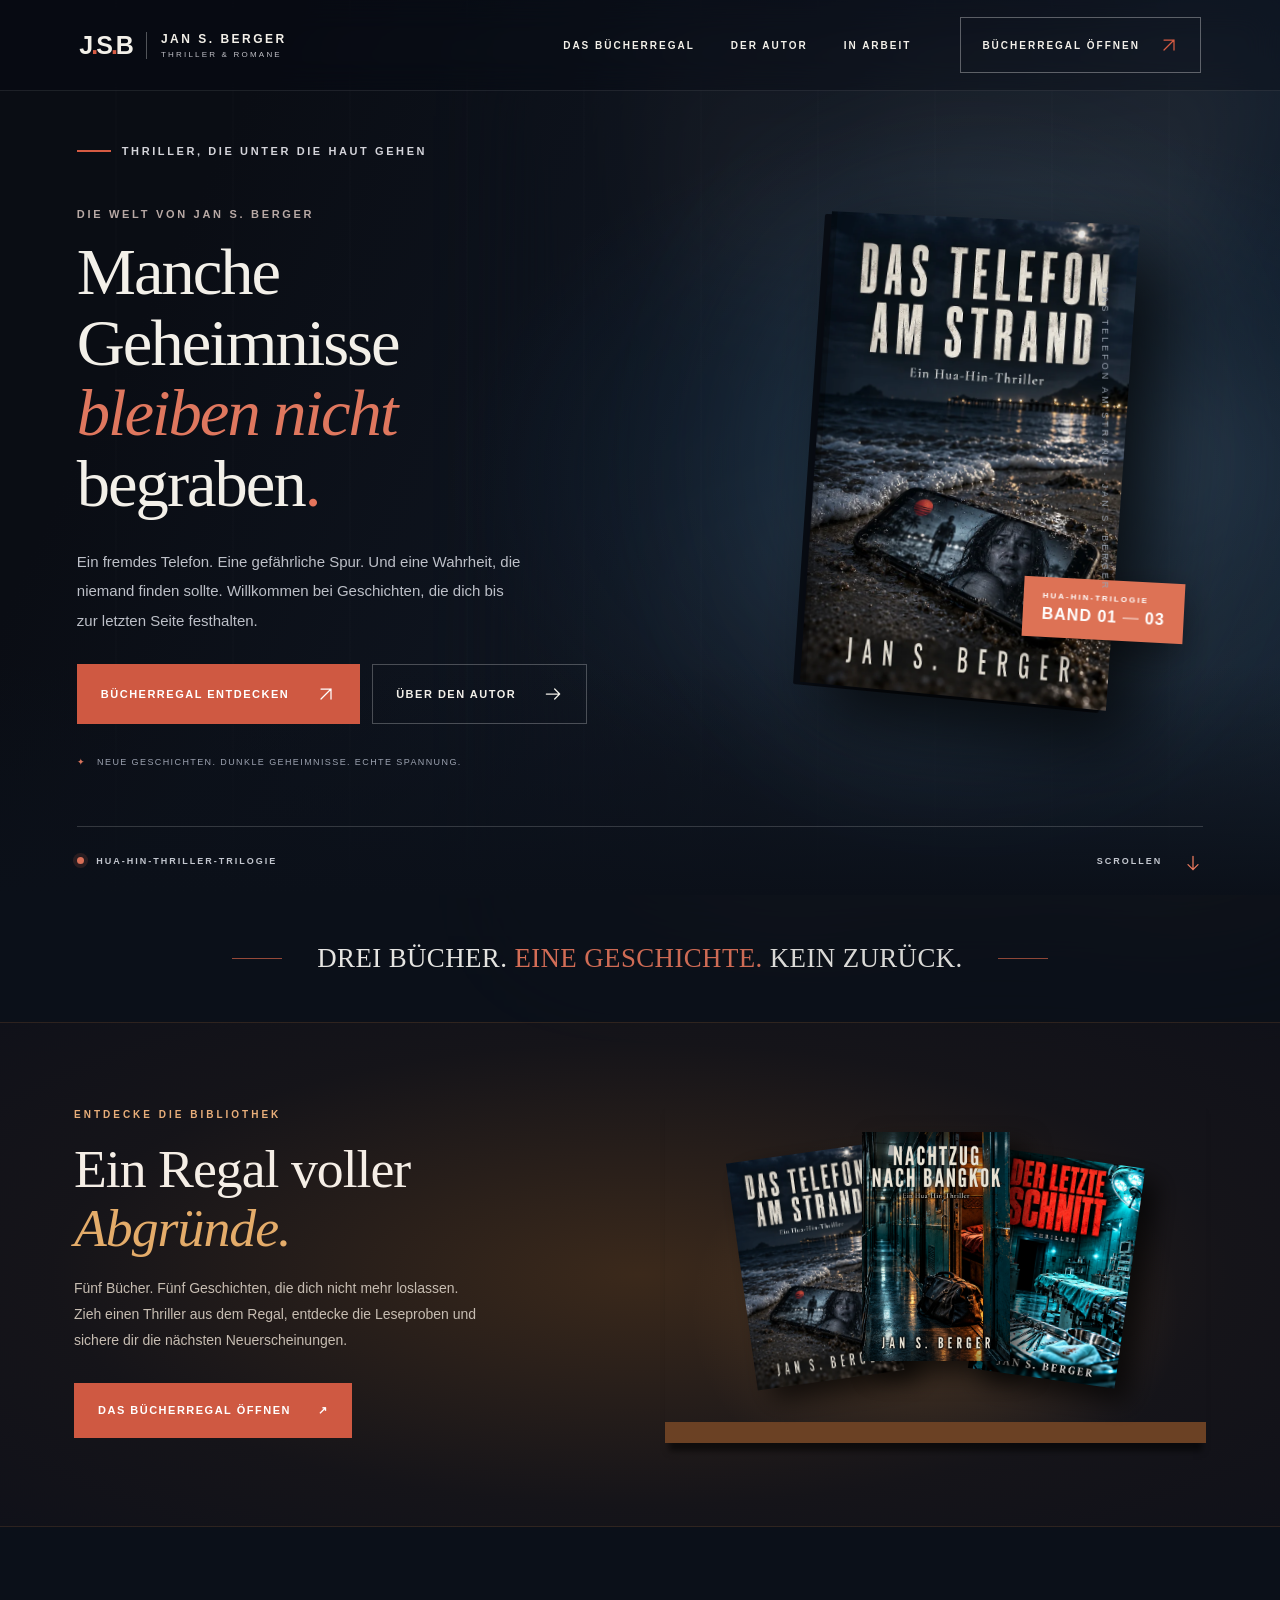
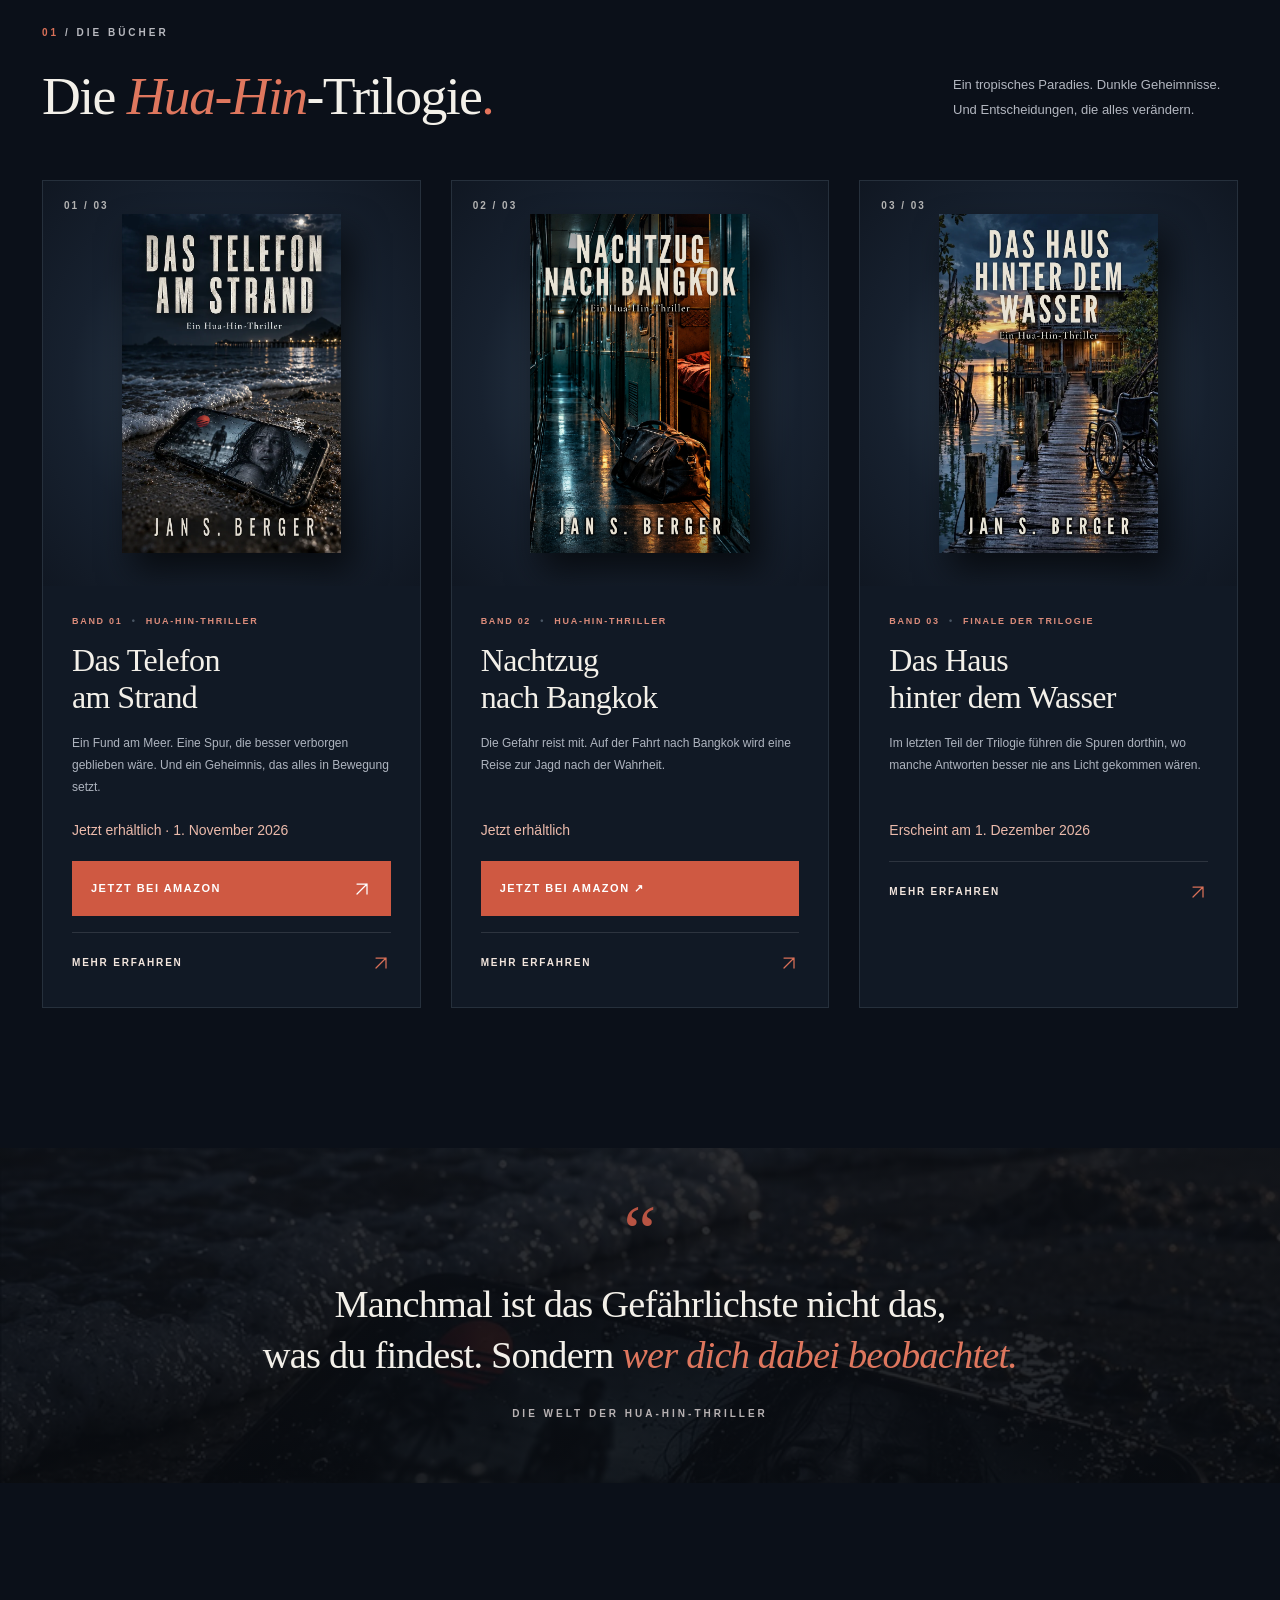
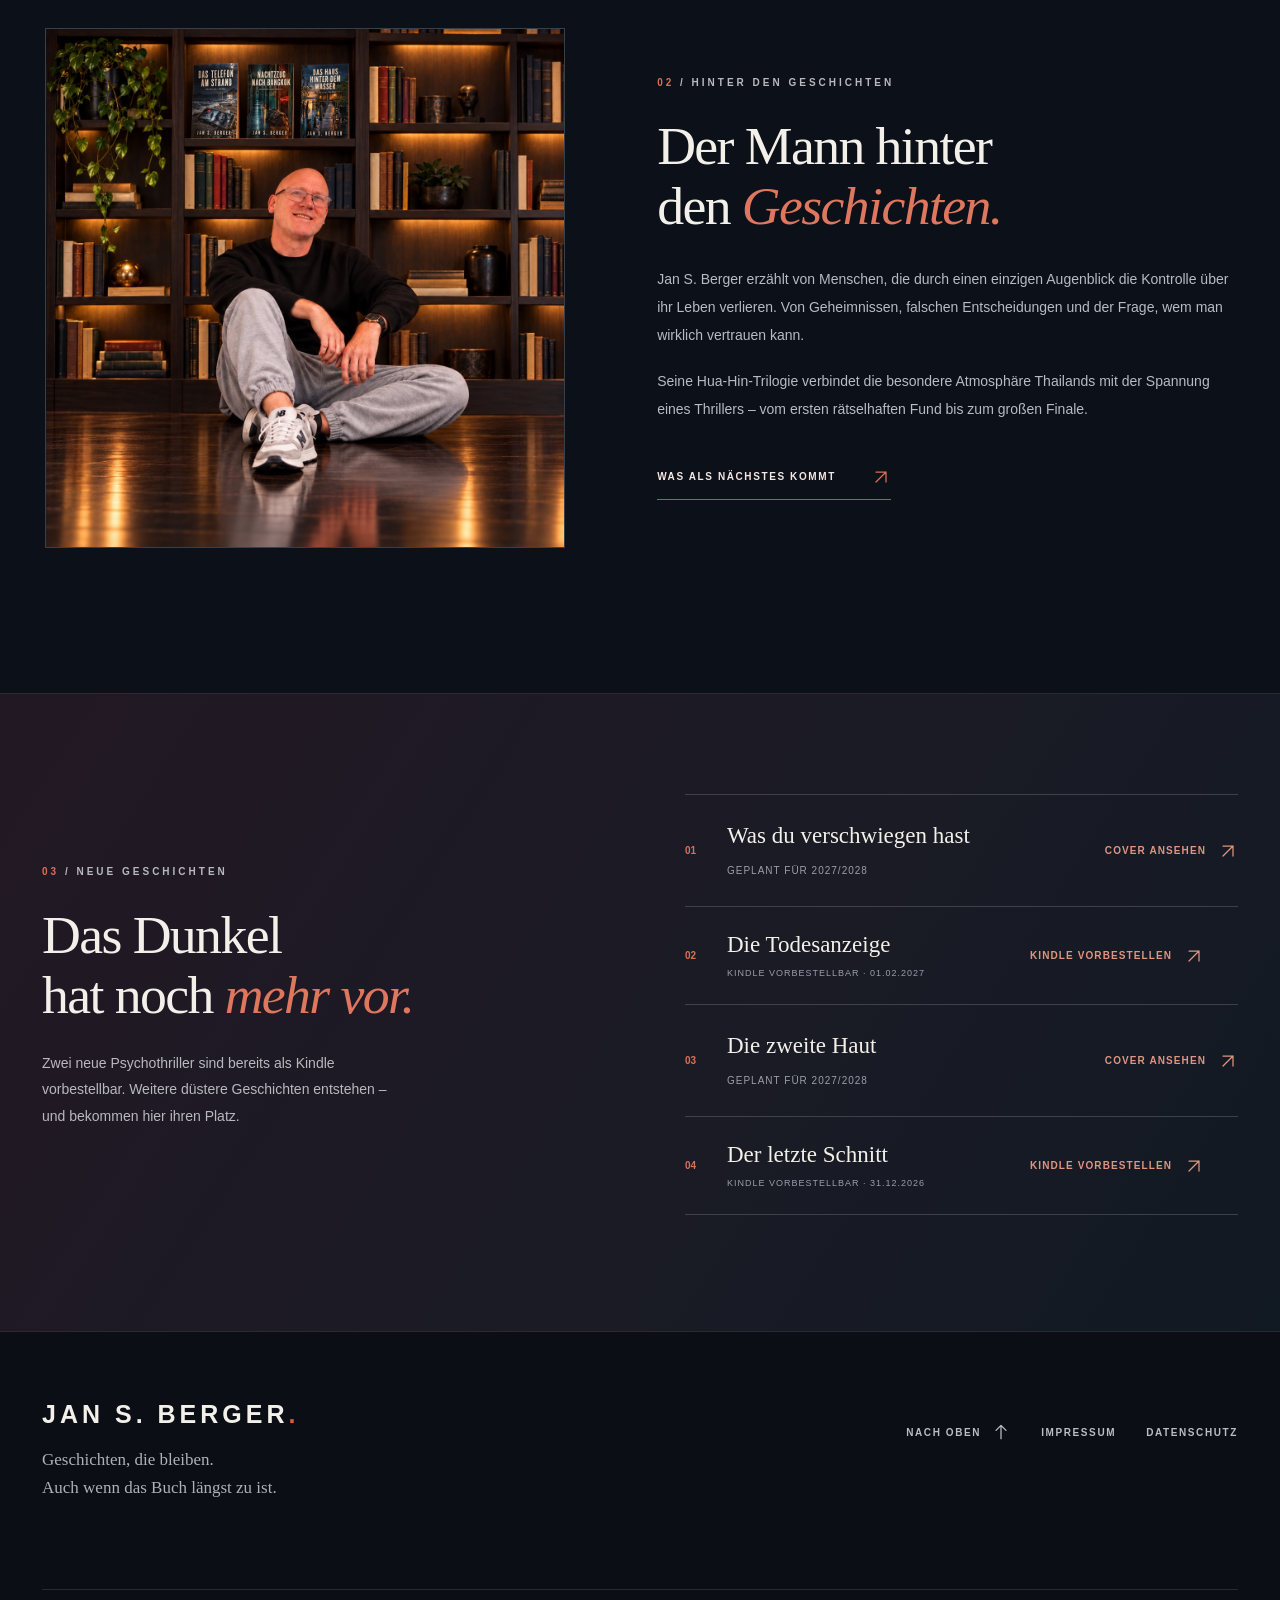
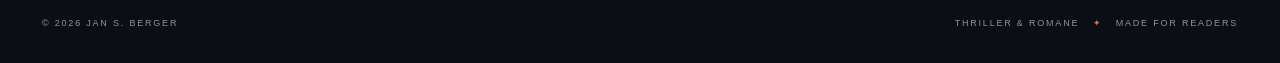
<file: index.html>
<!doctype html>
<html lang="de">
<head>
  <meta charset="utf-8">
  <meta name="viewport" content="width=device-width, initial-scale=1">
  <meta name="theme-color" content="#0b1019">
  <meta name="description" content="Jan S. Berger – Thriller und packende Geschichten. Entdecke die Hua-Hin-Trilogie mit Das Telefon am Strand, Nachtzug nach Bangkok und Das Haus hinter dem Wasser.">
  <meta property="og:title" content="Jan S. Berger | Thriller & Romane">
  <meta property="og:description" content="Drei Bücher. Eine Geschichte. Kein Zurück. Entdecke die Hua-Hin-Trilogie von Jan S. Berger.">
  <meta property="og:type" content="website">
  <title>Jan S. Berger – Thriller & Romane</title>
  <link rel="stylesheet" href="style.css?v=20261116-mobile-fix"><link rel="stylesheet" href="regal-premium.css?v=20261115-2">
  <link rel="icon" type="image/svg+xml" href="assets/favicon.svg">
  <script src="script.js?v=20261115-band3-release" defer></script>
</head>
<body>
  <a class="skip-link" href="#inhalt">Zum Inhalt springen</a>
  <div class="site-shell" id="start">
    <header class="header">
      <a class="brand" href="#start" aria-label="Jan S. Berger, zur Startseite">
        <span class="brand-mark">J<span>.</span>S<span>.</span>B</span>
        <span class="brand-type"><strong>JAN S. BERGER</strong><small>THRILLER & ROMANE</small></span>
      </a>
      <button class="menu-toggle" aria-expanded="false" aria-controls="navigation" aria-label="Menü öffnen">
        <span></span><span></span><span></span>
      </button>
      <nav class="navigation" id="navigation" aria-label="Hauptnavigation">
        <a href="buecherregal.html">DAS BÜCHERREGAL</a>
        <a href="#autor">DER AUTOR</a>
        <a href="#ausblick">IN ARBEIT</a>
        <a class="nav-cta" href="buecherregal.html">BÜCHERREGAL ÖFFNEN <span aria-hidden="true"><svg class="ui-arrow" viewBox="0 0 24 24" width="20" height="20" fill="none" stroke="currentColor" stroke-width="1.5" stroke-linecap="round" stroke-linejoin="round" aria-hidden="true"><path d="M6 18 18 6M6 6h12v12"/></svg></span></a>
      </nav>
    </header>
    <main id="inhalt">
      <section class="hero" aria-labelledby="hero-title">
        <div class="hero-aura" aria-hidden="true"></div>
        <div class="hero-inner">
          <div class="hero-copy">
            <div class="eyebrow"><span class="eyebrow-rule"></span> THRILLER, DIE UNTER DIE HAUT GEHEN</div>
            <p class="hero-overline">DIE WELT VON JAN S. BERGER</p>
            <h1 id="hero-title">Manche<br>Geheimnisse<br><em>bleiben nicht</em><br>begraben<span class="enddot">.</span></h1>
            <p class="hero-description">Ein fremdes Telefon. Eine gefährliche Spur. Und eine Wahrheit, die niemand finden sollte. Willkommen bei Geschichten, die dich bis zur letzten Seite festhalten.</p>
            <div class="hero-actions">
              <a class="btn btn-primary" href="buecherregal.html">BÜCHERREGAL ENTDECKEN <span aria-hidden="true"><svg class="ui-arrow" viewBox="0 0 24 24" width="20" height="20" fill="none" stroke="currentColor" stroke-width="1.5" stroke-linecap="round" stroke-linejoin="round" aria-hidden="true"><path d="M6 18 18 6M6 6h12v12"/></svg></span></a>
              <a class="btn btn-ghost" href="#autor">ÜBER DEN AUTOR <span aria-hidden="true"><svg class="ui-arrow" viewBox="0 0 24 24" width="20" height="20" fill="none" stroke="currentColor" stroke-width="1.5" stroke-linecap="round" stroke-linejoin="round" aria-hidden="true"><path d="M4 12h16M14 6l6 6-6 6"/></svg></span></a>
            </div>
            <div class="hero-footnote"><span class="small-star">✦</span> NEUE GESCHICHTEN. DUNKLE GEHEIMNISSE. ECHTE SPANNUNG.</div>
          </div>
          <div class="hero-feature" aria-label="Buch Das Telefon am Strand">
            <div class="cover-glow" aria-hidden="true"></div>
            <div class="hero-book">
              <img src="assets/band-1.webp" width="810" height="1250" alt="Cover von Das Telefon am Strand von Jan S. Berger" fetchpriority="high">
            </div>
            <div class="feature-tag"><small>HUA-HIN-TRILOGIE</small><strong>BAND 01 <span>—</span> 03</strong></div>
            <div class="hero-side-label" aria-hidden="true">DAS TELEFON AM STRAND · JAN S. BERGER</div>
          </div>
        </div>
        <div class="hero-bottom"><div><span class="pulse-dot"></span> HUA-HIN-THRILLER-TRILOGIE</div><a href="#buecher" aria-label="Zu den Büchern scrollen">SCROLLEN <span class="downarrow" aria-hidden="true"><svg class="ui-arrow" viewBox="0 0 24 24" width="20" height="20" fill="none" stroke="currentColor" stroke-width="1.5" stroke-linecap="round" stroke-linejoin="round" aria-hidden="true"><path d="M12 4v16M6 14l6 6 6-6"/></svg></span></a></div>
      </section>
      <div class="statement-band"><span class="statement-line"></span><p>DREI BÜCHER. <strong>EINE GESCHICHTE.</strong> KEIN ZURÜCK.</p><span class="statement-line"></span></div>
      <section class="shelf-teaser" aria-labelledby="shelf-teaser-title"><div class="shelf-teaser__inner"><div><span class="shelf-teaser__kicker">ENTDECKE DIE BIBLIOTHEK</span><h2 id="shelf-teaser-title">Ein Regal voller <em>Abgründe.</em></h2><p>Fünf Bücher. Fünf Geschichten, die dich nicht mehr loslassen. Zieh einen Thriller aus dem Regal, entdecke die Leseproben und sichere dir die nächsten Neuerscheinungen.</p><a class="btn btn-primary" href="buecherregal.html">DAS BÜCHERREGAL ÖFFNEN <span aria-hidden="true">↗</span></a></div><a href="buecherregal.html" class="shelf-teaser__covers" aria-label="Bücherregal mit allen Büchern öffnen"><img src="assets/band-1.webp" alt="Das Telefon am Strand" loading="lazy"><img src="assets/nachtzug-nach-bangkok-cover.jpg" alt="Nachtzug nach Bangkok" loading="lazy"><img src="assets/der-letzte-schnitt-cover.jpg" alt="Der letzte Schnitt" loading="lazy"></a></div></section>
      <section class="books section-wrap" id="buecher" aria-labelledby="books-title">
        <div class="section-heading">
          <div><p class="section-kicker"><span>01</span> / DIE BÜCHER</p><h2 id="books-title">Die <em>Hua-Hin</em>-Trilogie<span class="enddot">.</span></h2></div>
          <p>Ein tropisches Paradies. Dunkle Geheimnisse. Und Entscheidungen, die alles verändern.</p>
        </div>
        <div class="book-grid">
          <article class="book-card">
            <div class="book-image"><span class="book-number">01 / 03</span><img src="assets/band-1.webp" width="810" height="1250" alt="Cover Das Telefon am Strand" loading="lazy"></div>
            <div class="book-info"><div class="book-meta">BAND 01 <span>•</span> HUA-HIN-THRILLER</div><h3>Das Telefon<br>am Strand</h3><p>Ein Fund am Meer. Eine Spur, die besser verborgen geblieben wäre. Und ein Geheimnis, das alles in Bewegung setzt.</p><p class="book-release">Jetzt erhältlich · <time datetime="2026-11-01">1. November 2026</time></p><a class="btn btn-primary book-purchase-link" href="https://amzn.eu/d/0iFCLvPs" target="_blank" rel="noopener noreferrer">JETZT BEI AMAZON <svg class="ui-arrow" viewBox="0 0 24 24" width="20" height="20" fill="none" stroke="currentColor" stroke-width="1.5" stroke-linecap="round" stroke-linejoin="round" aria-hidden="true"><path d="M6 18 18 6M6 6h12v12"/></svg></a><button class="book-link" type="button" data-book="1">MEHR ERFAHREN <span aria-hidden="true"><svg class="ui-arrow" viewBox="0 0 24 24" width="20" height="20" fill="none" stroke="currentColor" stroke-width="1.5" stroke-linecap="round" stroke-linejoin="round" aria-hidden="true"><path d="M6 18 18 6M6 6h12v12"/></svg></span></button></div>
          </article>
          <article class="book-card">
            <div class="book-image"><span class="book-number">02 / 03</span><img src="assets/nachtzug-nach-bangkok-cover.jpg" width="1656" height="2560" alt="Cover Nachtzug nach Bangkok" loading="lazy"></div>
            <div class="book-info"><div class="book-meta">BAND 02 <span>•</span> HUA-HIN-THRILLER</div><h3>Nachtzug<br>nach Bangkok</h3><p>Die Gefahr reist mit. Auf der Fahrt nach Bangkok wird eine Reise zur Jagd nach der Wahrheit.</p><p class="book-release">Jetzt erhältlich</p><a class="btn btn-primary book-purchase-link" href="https://amzn.eu/d/00xBTkLs" target="_blank" rel="noopener noreferrer">JETZT BEI AMAZON ↗</a><button class="book-link" type="button" data-book="2">MEHR ERFAHREN <span aria-hidden="true"><svg class="ui-arrow" viewBox="0 0 24 24" width="20" height="20" fill="none" stroke="currentColor" stroke-width="1.5" stroke-linecap="round" stroke-linejoin="round" aria-hidden="true"><path d="M6 18 18 6M6 6h12v12"/></svg></span></button></div>
          </article>
          <article class="book-card">
            <div class="book-image"><span class="book-number">03 / 03</span><img src="assets/band-3.webp" width="810" height="1250" alt="Cover Das Haus hinter dem Wasser" loading="lazy"></div>
            <div class="book-info"><div class="book-meta">BAND 03 <span>•</span> FINALE DER TRILOGIE</div><h3>Das Haus<br>hinter dem Wasser</h3><p>Im letzten Teil der Trilogie führen die Spuren dorthin, wo manche Antworten besser nie ans Licht gekommen wären.</p><p class="book-release">Erscheint am <time datetime="2026-12-01">1. Dezember 2026</time></p><button class="book-link" type="button" data-book="3">MEHR ERFAHREN <span aria-hidden="true"><svg class="ui-arrow" viewBox="0 0 24 24" width="20" height="20" fill="none" stroke="currentColor" stroke-width="1.5" stroke-linecap="round" stroke-linejoin="round" aria-hidden="true"><path d="M6 18 18 6M6 6h12v12"/></svg></span></button></div>
          </article>
        </div>
      </section>
      <section class="quote-section" aria-label="Zitat"><div class="quote-shade"></div><div class="section-wrap quote-inner"><span class="quote-mark">“</span><p>Manchmal ist das Gefährlichste nicht das,<br>was du findest. Sondern <em>wer dich dabei beobachtet.</em></p><div class="quote-footer">DIE WELT DER HUA-HIN-THRILLER</div></div></section>
      <section class="author section-wrap" id="autor" aria-labelledby="author-title">
        <div class="author-portrait"><img src="assets/jan-s-berger-autor-trilogie.jpg" width="1254" height="1254" alt="Jan S. Berger vor einem Bücherregal mit den drei Bänden seiner Hua-Hin-Trilogie" loading="lazy"></div>
        <div class="author-copy"><p class="section-kicker"><span>02</span> / HINTER DEN GESCHICHTEN</p><h2 id="author-title">Der Mann hinter<br>den <em>Geschichten.</em></h2><p>Jan S. Berger erzählt von Menschen, die durch einen einzigen Augenblick die Kontrolle über ihr Leben verlieren. Von Geheimnissen, falschen Entscheidungen und der Frage, wem man wirklich vertrauen kann.</p><p>Seine Hua-Hin-Trilogie verbindet die besondere Atmosphäre Thailands mit der Spannung eines Thrillers – vom ersten rätselhaften Fund bis zum großen Finale.</p><a class="text-arrow" href="#ausblick">WAS ALS NÄCHSTES KOMMT <span aria-hidden="true"><svg class="ui-arrow" viewBox="0 0 24 24" width="20" height="20" fill="none" stroke="currentColor" stroke-width="1.5" stroke-linecap="round" stroke-linejoin="round" aria-hidden="true"><path d="M6 18 18 6M6 6h12v12"/></svg></span></a></div>
      </section>
      <section class="coming-section" id="ausblick" aria-labelledby="coming-title"><div class="section-wrap coming-content"><div><p class="section-kicker"><span>03</span> / NEUE GESCHICHTEN</p><h2 id="coming-title">Das Dunkel<br>hat noch <em>mehr vor.</em></h2><p>Zwei neue Psychothriller sind bereits als Kindle vorbestellbar. Weitere düstere Geschichten entstehen – und bekommen hier ihren Platz.</p></div><div class="coming-list"><a class="coming-item coming-cover-link" href="assets/was-du-verschwiegen-hast-cover.jpg" data-cover="was-du-verschwiegen-hast" aria-label="Cover ansehen: Was du verschwiegen hast"><span class="coming-number">01</span><span class="coming-details"><strong>Was du verschwiegen hast</strong><small>GEPLANT FÜR 2027/2028</small></span><span class="coming-cover-action"><span>Cover ansehen</span><svg class="ui-arrow" viewBox="0 0 24 24" width="20" height="20" fill="none" stroke="currentColor" stroke-width="1.5" stroke-linecap="round" stroke-linejoin="round" aria-hidden="true"><path d="M6 18 18 6M6 6h12v12"/></svg></span></a><a class="coming-item coming-preorder-link" href="https://amzn.eu/d/0bWxcoCD" target="_blank" rel="noopener noreferrer" aria-label="Kindle vorbestellen: Die Todesanzeige"><span class="coming-number">02</span><span class="coming-details"><strong>Die Todesanzeige</strong><small>KINDLE VORBESTELLBAR · 01.02.2027</small></span><span class="coming-cover-action"><span>Kindle vorbestellen</span><svg class="ui-arrow" viewBox="0 0 24 24" width="20" height="20" fill="none" stroke="currentColor" stroke-width="1.5" stroke-linecap="round" stroke-linejoin="round" aria-hidden="true"><path d="M6 18 18 6M6 6h12v12"/></svg></span></a><a class="coming-item coming-cover-link" href="assets/die-zweite-haut-cover.jpg" data-cover="die-zweite-haut" aria-label="Cover ansehen: Die zweite Haut"><span class="coming-number">03</span><span class="coming-details"><strong>Die zweite Haut</strong><small>GEPLANT FÜR 2027/2028</small></span><span class="coming-cover-action"><span>Cover ansehen</span><svg class="ui-arrow" viewBox="0 0 24 24" width="20" height="20" fill="none" stroke="currentColor" stroke-width="1.5" stroke-linecap="round" stroke-linejoin="round" aria-hidden="true"><path d="M6 18 18 6M6 6h12v12"/></svg></span></a><a class="coming-item coming-preorder-link" href="https://amzn.eu/d/0eSRwqB0" target="_blank" rel="noopener noreferrer" aria-label="Kindle vorbestellen: Der letzte Schnitt"><span class="coming-number">04</span><span class="coming-details"><strong>Der letzte Schnitt</strong><small>KINDLE VORBESTELLBAR · 31.12.2026</small></span><span class="coming-cover-action"><span>Kindle vorbestellen</span><svg class="ui-arrow" viewBox="0 0 24 24" width="20" height="20" fill="none" stroke="currentColor" stroke-width="1.5" stroke-linecap="round" stroke-linejoin="round" aria-hidden="true"><path d="M6 18 18 6M6 6h12v12"/></svg></span></a></div></div></section>
    </main>
    <footer class="footer"><div class="section-wrap"><div class="footer-main"><div><div class="footer-logo">JAN S. BERGER<span>.</span></div><p>Geschichten, die bleiben.<br>Auch wenn das Buch längst zu ist.</p></div><div class="footer-links"><a href="#start">NACH OBEN <svg class="ui-arrow" viewBox="0 0 24 24" width="20" height="20" fill="none" stroke="currentColor" stroke-width="1.5" stroke-linecap="round" stroke-linejoin="round" aria-hidden="true"><path d="M12 20V4M6 10l6-6 6 6"/></svg></a><a href="impressum.html">IMPRESSUM</a><a href="datenschutz.html">DATENSCHUTZ</a></div></div><div class="footer-bottom"><span>© <span id="year">2026</span> JAN S. BERGER</span><span>THRILLER & ROMANE <i>✦</i> MADE FOR READERS</span></div></div></footer>
  </div>
  <dialog class="info-dialog" id="book-dialog" aria-labelledby="dialog-title"><button class="dialog-close" aria-label="Schließen" type="button">×</button><p class="section-kicker" id="dialog-kicker">HUA-HIN-TRILOGIE</p><h2 id="dialog-title"></h2><p id="dialog-description"></p><p class="book-release">Veröffentlichung: <time id="dialog-release"></time></p><a class="btn btn-primary sample-link" id="dialog-sample" href="leseproben/telefon.html">KAPITEL 1 KOSTENLOS LESEN <span aria-hidden="true"><svg class="ui-arrow" viewBox="0 0 24 24" width="20" height="20" fill="none" stroke="currentColor" stroke-width="1.5" stroke-linecap="round" stroke-linejoin="round" aria-hidden="true"><path d="M4 12h16M14 6l6 6-6 6"/></svg></span></a><a class="btn btn-ghost sample-link" id="dialog-purchase" target="_blank" rel="noopener noreferrer" hidden>JETZT BEI AMAZON <svg class="ui-arrow" viewBox="0 0 24 24" width="20" height="20" fill="none" stroke="currentColor" stroke-width="1.5" stroke-linecap="round" stroke-linejoin="round" aria-hidden="true"><path d="M6 18 18 6M6 6h12v12"/></svg></a><button class="btn btn-ghost dialog-action" type="button">ZURÜCK ZU DEN BÜCHERN <svg class="ui-arrow" viewBox="0 0 24 24" width="20" height="20" fill="none" stroke="currentColor" stroke-width="1.5" stroke-linecap="round" stroke-linejoin="round" aria-hidden="true"><path d="M4 12h16M14 6l6 6-6 6"/></svg></button></dialog>
  <dialog class="cover-dialog" id="cover-dialog" aria-labelledby="cover-title" aria-describedby="cover-status">
    <button class="dialog-close" aria-label="Cover schließen" type="button" autofocus>×</button>
    <header class="cover-dialog-header"><p class="section-kicker">EIN BLICK AUF DAS COVER</p><h2 id="cover-title"></h2><p id="cover-status">Geplant für 2027/2028 · Erscheinungstermin folgt.</p></header>
    <figure class="cover-preview"><img id="cover-image" alt=""></figure>
    <a class="cover-original-link" id="cover-original" href="assets/was-du-verschwiegen-hast-cover.jpg">Cover in voller Größe öffnen <span aria-hidden="true"><svg class="ui-arrow" viewBox="0 0 24 24" width="20" height="20" fill="none" stroke="currentColor" stroke-width="1.5" stroke-linecap="round" stroke-linejoin="round" aria-hidden="true"><path d="M4 12h16M14 6l6 6-6 6"/></svg></span></a>
  </dialog>
</body>
</html>
</file>
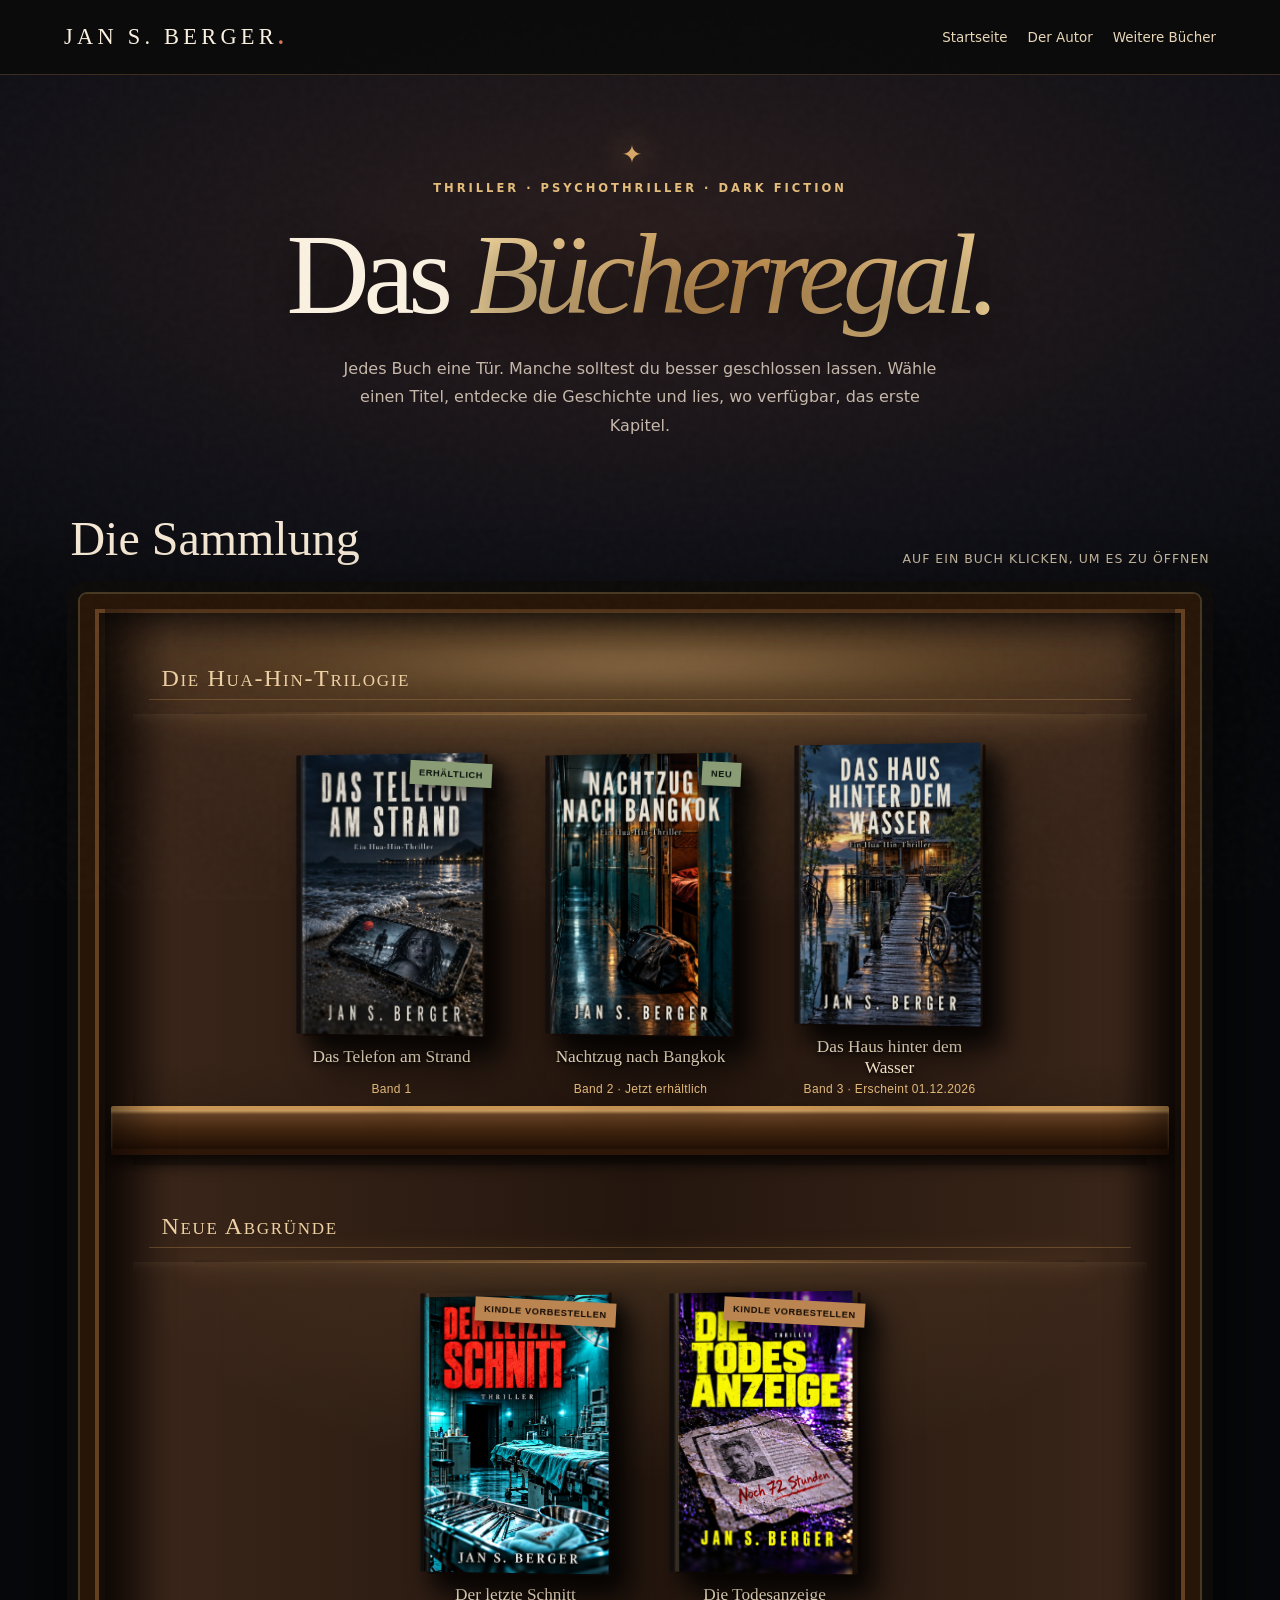
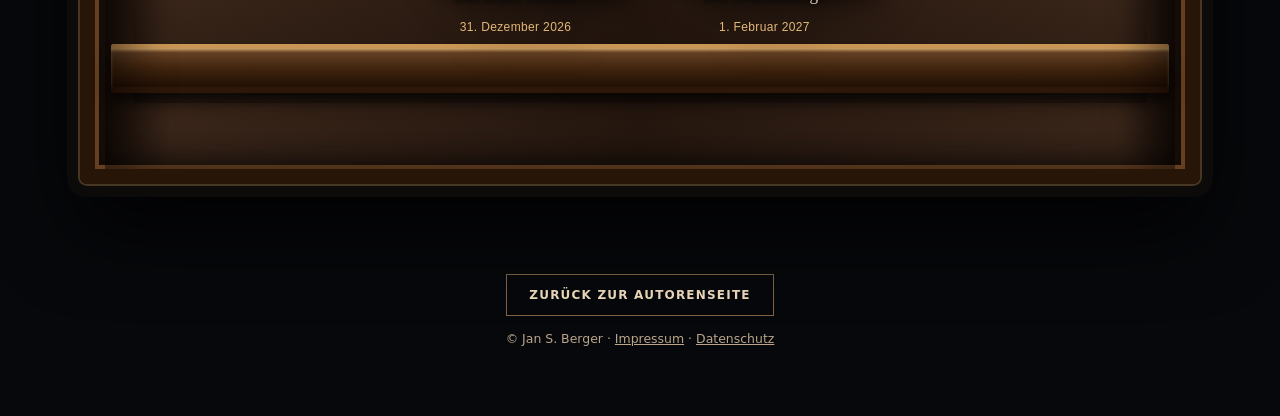
<file: buecherregal.html>
<!doctype html>
<html lang="de"><head><meta charset="utf-8"><meta name="viewport" content="width=device-width, initial-scale=1">
<meta name="theme-color" content="#0b0b0d"><meta name="description" content="Das Bücherregal von Jan S. Berger: Thriller entdecken, Leseproben lesen und Kindle vorbestellen."><title>Das Bücherregal | Jan S. Berger</title>
<link rel="icon" href="assets/favicon.svg" type="image/svg+xml">
<style>
:root{color-scheme:dark;--gold:#e4bd7b;--cream:#faf1e1;--muted:#b8ad9e}*{box-sizing:border-box}html{scroll-behavior:smooth}body{margin:0;background:#090a0e;color:var(--cream);font-family:system-ui,-apple-system,Segoe UI,sans-serif}a{color:inherit}a:focus-visible,button:focus-visible{outline:3px solid var(--gold);outline-offset:4px}header{position:relative;display:flex;align-items:center;justify-content:space-between;gap:1rem;padding:24px clamp(20px,5vw,80px);border-bottom:1px solid #57432b;background:#111318}.brand{text-decoration:none;font-weight:800;letter-spacing:.22em;font-size:clamp(1rem,2vw,1.4rem)}.brand b{color:#d87859}header nav{display:flex;gap:20px}header nav a{text-decoration:none;color:#e8d6b8;font-size:.84rem}.hero{max-width:1150px;margin:0 auto;text-align:center;padding:80px 22px 48px}.eyebrow{color:var(--gold);text-transform:uppercase;letter-spacing:.26em;font-size:.72rem;font-weight:750}.hero h1{font:normal clamp(3rem,8vw,6.6rem)/1.06 Georgia,serif;letter-spacing:-.055em;margin:18px 0}.hero h1 em{color:var(--gold);font-weight:normal}.hero p:last-child{color:var(--muted);max-width:630px;margin:20px auto;line-height:1.8}.library{max-width:1330px;margin:0 auto 90px;padding:0 clamp(16px,3vw,45px)}.library-head{display:flex;justify-content:space-between;gap:15px;align-items:end;padding:22px 12px}.library-head h2{font:normal 2rem Georgia,serif;margin:0}.library-head p{margin:0;color:#c6b89e;font-size:.78rem;letter-spacing:.08em}.cabinet{padding:34px clamp(12px,3vw,42px) 15px;border:14px solid #241508;border-radius:8px;background:radial-gradient(ellipse at 50% -10%,#a47942aa,transparent 50%),repeating-linear-gradient(0deg,#27180d,#362315 8px,#2a1b0d 14px,#302011 29px);box-shadow:inset 0 0 0 3px #76512b,inset 0 0 90px #000b,0 30px 70px #0008}.shelf{position:relative;display:flex;justify-content:center;align-items:flex-end;gap:clamp(12px,3.8vw,56px);min-height:365px;padding:20px 12px 49px;margin-bottom:26px;flex-wrap:wrap;background:radial-gradient(ellipse at 50% 0%,#f2bf6e12,transparent 70%)}.shelf:after{content:"";position:absolute;left:-13px;right:-13px;bottom:17px;height:31px;border-radius:2px;background:linear-gradient(#9c6b3e 0%,#4c2c16 12%,#3a2110 50%,#261307 100%);border-top:3px solid #c08a50;box-shadow:0 15px 17px #000b,0 5px 0 #1e1008}.book{position:relative;z-index:2;flex:0 1 190px;max-width:190px;background:none;border:0;padding:0;cursor:pointer;text-align:center;color:inherit;transition:transform .24s ease,filter .24s ease}.book:hover,.book:focus-visible{transform:translateY(-12px) rotate(-1.2deg);filter:brightness(1.13)}.book img{width:100%;max-height:295px;object-fit:contain;display:block;box-shadow:12px 11px 18px #000b,-5px 0 0 #120f0d;border-radius:2px}.book .cover{display:block;position:relative}.book .cover:after{content:"";position:absolute;inset:0 auto 0 0;width:7px;background:linear-gradient(90deg,#0009,#fff2,#0004)}.status{position:absolute;z-index:2;right:-8px;top:12px;background:#ddb777;color:#1c1714;letter-spacing:.06em;padding:7px 9px;font-size:.65rem;font-weight:850;transform:rotate(4deg);box-shadow:0 3px 8px #0009}.status.live{background:#aad4a1}.book-name{display:block;padding:11px 0 0;font:normal 1.02rem/1.25 Georgia,serif;text-shadow:0 2px 4px #000;min-height:48px}.book-note{display:block;font-size:.7rem;color:#d8b987;margin-top:4px}.book-note:empty{display:none}.shelf-caption{font:normal 1.5rem Georgia,serif;color:#f1d6a8;margin:0 4px 14px;padding-bottom:7px;border-bottom:1px solid #96704780}.cta-line{text-align:center;padding:10px 20px 40px;color:var(--muted);font-size:.82rem;line-height:1.7}.back{display:inline-block;border:1px solid #806345;padding:13px 22px;color:#f0dcbd;text-decoration:none;letter-spacing:.1em;font-weight:700;font-size:.75rem}.back:hover{background:#45301c}.bottom{text-align:center;padding:0 20px 55px}.bottom p{color:#baa58a;font-size:.78rem;line-height:1.6}dialog{width:min(93vw,590px);max-height:88vh;overflow:auto;border:1px solid #83613b;border-radius:5px;background:#15171b;color:#f3e9dc;padding:clamp(22px,5vw,44px);box-shadow:0 20px 95px #000c}dialog::backdrop{background:#020204d9;backdrop-filter:blur(7px)}dialog h2{font:normal clamp(2rem,5vw,3rem) Georgia,serif;margin:10px 0 8px}dialog p{line-height:1.8;color:#d3c6b6}dialog .kicker{font-size:.75rem;color:var(--gold);letter-spacing:.15em;text-transform:uppercase}dialog .date{font-size:.9rem;color:var(--gold)}.close{position:absolute;right:12px;top:8px;border:none;background:transparent;color:white;font-size:2rem;cursor:pointer}.actions{display:flex;flex-wrap:wrap;gap:10px;margin-top:26px}.actions a{display:inline-block;padding:13px 17px;text-decoration:none;font-weight:800;font-size:.78rem;letter-spacing:.04em;border:1px solid #a78b63}.actions .purchase{background:#d4ab6c;color:#17140e}.actions a:hover{filter:brightness(1.15)}[hidden]{display:none!important}@media(max-width:680px){header{flex-wrap:wrap}header nav{gap:12px}.hero{padding-top:50px}.library-head{align-items:start;flex-direction:column}.cabinet{border-width:9px}.shelf{gap:18px 16px;min-height:0;padding:12px 8px 50px}.book{flex:0 1 calc(50% - 12px);max-width:170px}.book img{max-height:250px}.book-name{font-size:.92rem}.status{font-size:.54rem;right:-4px}.shelf-caption{font-size:1.2rem}}@media(prefers-reduced-motion:reduce){*,*:before,*:after{scroll-behavior:auto!important;transition:none!important}}
</style><link rel="stylesheet" href="regal-premium.css?v=20261115-2"></head>
<body class="shelf-page"><header><a class="brand" href="index.html">JAN S. BERGER<b>.</b></a><nav aria-label="Navigation"><a href="index.html">Startseite</a><a href="index.html#autor">Der Autor</a><a href="index.html#ausblick">Weitere Bücher</a></nav></header>
<main><section class="hero"><p class="eyebrow">Thriller · Psychothriller · Dark Fiction</p><h1>Das <em>Bücherregal.</em></h1><p>Jedes Buch eine Tür. Manche solltest du besser geschlossen lassen. Wähle einen Titel, entdecke die Geschichte und lies, wo verfügbar, das erste Kapitel.</p></section>
<section class="library" aria-label="Interaktives Bücherregal"><div class="library-head"><h2>Die Sammlung</h2><p>AUF EIN BUCH KLICKEN, UM ES ZU ÖFFNEN</p></div><div class="cabinet">
<h3 class="shelf-caption">Die Hua-Hin-Trilogie</h3><div class="shelf">
<button class="book" data-book="telefon" type="button" aria-label="Das Telefon am Strand entdecken"><span class="cover"><img src="assets/band-1.webp" alt="Originalcover Das Telefon am Strand" loading="lazy"></span><span class="status live">ERHÄLTLICH</span><span class="book-name">Das Telefon am Strand</span><span class="book-note">Band 1</span></button>
<button class="book" data-book="nachtzug" type="button" aria-label="Nachtzug nach Bangkok entdecken"><span class="cover"><img src="assets/nachtzug-nach-bangkok-cover.jpg" alt="Originalcover Nachtzug nach Bangkok" loading="lazy"></span><span class="status live">NEU</span><span class="book-name">Nachtzug nach Bangkok</span><span class="book-note">Band 2 · Jetzt erhältlich</span></button>
<button class="book" data-book="wasser" type="button" aria-label="Das Haus hinter dem Wasser entdecken"><span class="cover"><img src="assets/band-3.webp" alt="Originalcover Das Haus hinter dem Wasser" loading="lazy"></span><span class="book-name">Das Haus hinter dem Wasser</span><span class="book-note">Band 3 · Erscheint 01.12.2026</span></button></div>
<h3 class="shelf-caption">Neue Abgründe</h3><div class="shelf">
<button class="book" data-book="schnitt" type="button" aria-label="Der letzte Schnitt entdecken"><span class="cover"><img src="assets/der-letzte-schnitt-cover.jpg" alt="Originalcover Der letzte Schnitt" loading="lazy"></span><span class="status" data-status="schnitt">KINDLE VORBESTELLEN</span><span class="book-name">Der letzte Schnitt</span><span class="book-note">31. Dezember 2026</span></button>
<button class="book" data-book="todesanzeige" type="button" aria-label="Die Todesanzeige entdecken"><span class="cover"><img src="assets/die-todesanzeige-cover.jpg" alt="Originalcover Die Todesanzeige" loading="lazy"></span><span class="status" data-status="todesanzeige">KINDLE VORBESTELLEN</span><span class="book-name">Die Todesanzeige</span><span class="book-note">1. Februar 2027</span></button></div>
</div></section><div class="bottom"><a class="back" href="index.html">ZURÜCK ZUR AUTORENSEITE</a><p>© Jan S. Berger · <a href="impressum.html">Impressum</a> · <a href="datenschutz.html">Datenschutz</a></p></div></main>
<dialog id="detail" aria-labelledby="detail-title"><button type="button" class="close" aria-label="Fenster schließen">×</button><div class="detail-layout"><img id="detail-cover" class="detail-cover" alt=""><div class="detail-text"><p id="detail-kind" class="kicker"></p><h2 id="detail-title"></h2><p id="detail-desc"></p><p class="date" id="detail-date"></p><div class="actions"><a id="detail-sample" href="#" hidden>Kapitel 1 kostenlos lesen</a><a id="detail-buy" class="purchase" href="#" target="_blank" rel="noopener noreferrer" hidden></a></div></div></div></dialog>
<script>
const data={
telefon:{title:"Das Telefon am Strand",kind:"Hua-Hin-Trilogie · Band 1",desc:"Ein fremdes Telefon am Strand von Hua Hin. Ein Fund, der eine gefährliche Spur freilegt – und ein Geheimnis, das niemand finden sollte.",date:"Jetzt erhältlich",url:"https://amzn.eu/d/0iFCLvPs",sample:"leseproben/telefon.html"},
nachtzug:{title:"Nachtzug nach Bangkok",kind:"Hua-Hin-Trilogie · Band 2",desc:"Die Spur führt weiter – bis in einen Nachtzug nach Bangkok. Dort wird die Reise zum gefährlichen Spiel, bei dem Vertrauen ein Risiko ist.",date:"Jetzt erhältlich",url:"https://amzn.eu/d/00xBTkLs",sample:"leseproben/nachtzug.html"},
wasser:{title:"Das Haus hinter dem Wasser",kind:"Hua-Hin-Trilogie · Band 3",desc:"Das Finale der Hua-Hin-Trilogie. Alte Geheimnisse brechen auf, und die Vergangenheit holt diejenigen ein, die glaubten, ihr entkommen zu sein.",date:"1. Dezember 2026",release:"2026-12-01",sample:"leseproben/wasser.html"},
schnitt:{title:"Der letzte Schnitt",kind:"Medizin-Psychothriller",desc:"Eine Operationsnacht. Ein Chirurg unter unerträglichem Druck. Jeder Patient bringt eine neue Entscheidung, und jede falsche Entscheidung kann tödlich sein.",date:"31. Dezember 2026",release:"2026-12-31",url:"https://amzn.eu/d/0eSRwqB0"},
todesanzeige:{title:"Die Todesanzeige",kind:"Serienkiller-Psychothriller",desc:"Ein Mann findet seine eigene Todesanzeige in der Zeitung. Das Todesdatum liegt drei Tage in der Zukunft. Ihm bleiben 72 Stunden.",date:"1. Februar 2027",release:"2027-02-01",url:"https://amzn.eu/d/0bWxcoCD"}
};
const today=()=>new Date().toLocaleDateString("sv-SE",{timeZone:"Europe/Berlin"});
const available=b=>!b.release||today()>=b.release;
for(const key of ["schnitt","todesanzeige"]){const s=document.querySelector('[data-status="'+key+'"]');if(s&&available(data[key])){s.textContent="JETZT ERHÄLTLICH";s.classList.add("live")}}
const dlg=document.querySelector("#detail");
document.querySelectorAll("[data-book]").forEach(btn=>btn.addEventListener("click",()=>{const b=data[btn.dataset.book];if(!b)return;document.querySelector("#detail-kind").textContent=b.kind;document.querySelector("#detail-title").textContent=b.title;document.querySelector("#detail-desc").textContent=b.desc;document.querySelector("#detail-date").textContent=b.date+(b.release&&available(b)?" · Jetzt erhältlich":"");const sample=document.querySelector("#detail-sample");sample.hidden=!b.sample;if(b.sample)sample.href=b.sample;const buy=document.querySelector("#detail-buy");buy.hidden=!b.url;if(b.url){buy.href=b.url;buy.textContent=b.release&&!available(b)?"Kindle jetzt vorbestellen":"Jetzt bei Amazon ansehen"}const cover=btn.querySelector("img");const detailCover=document.querySelector("#detail-cover");detailCover.src=cover.src;detailCover.alt=cover.alt;btn.classList.add("is-pulled");if(window.matchMedia("(prefers-reduced-motion: reduce)").matches){dlg.showModal();btn.classList.remove("is-pulled")}else{window.setTimeout(()=>{dlg.showModal();btn.classList.remove("is-pulled")},280)}}));
document.querySelector(".close").addEventListener("click",()=>dlg.close());
dlg.addEventListener("click",e=>{if(e.target===dlg)dlg.close()});
</script></body></html>
</file>
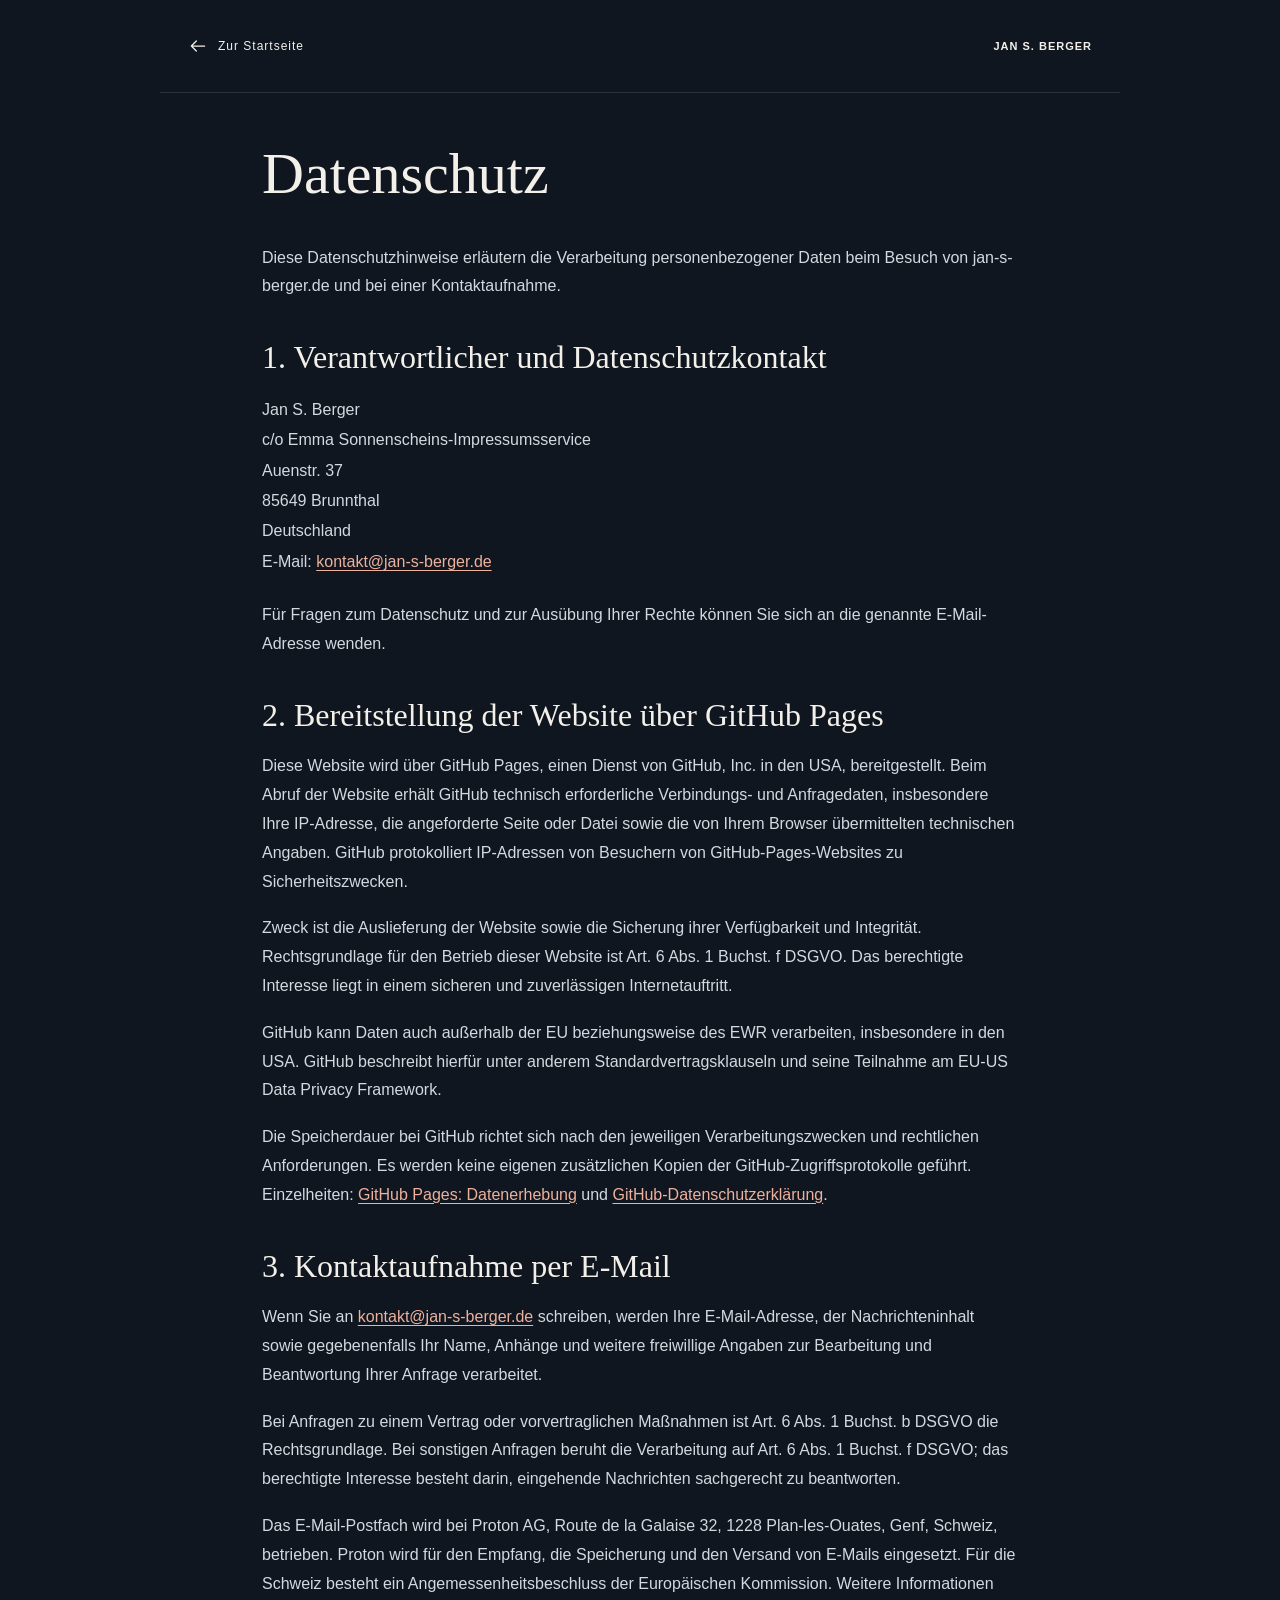
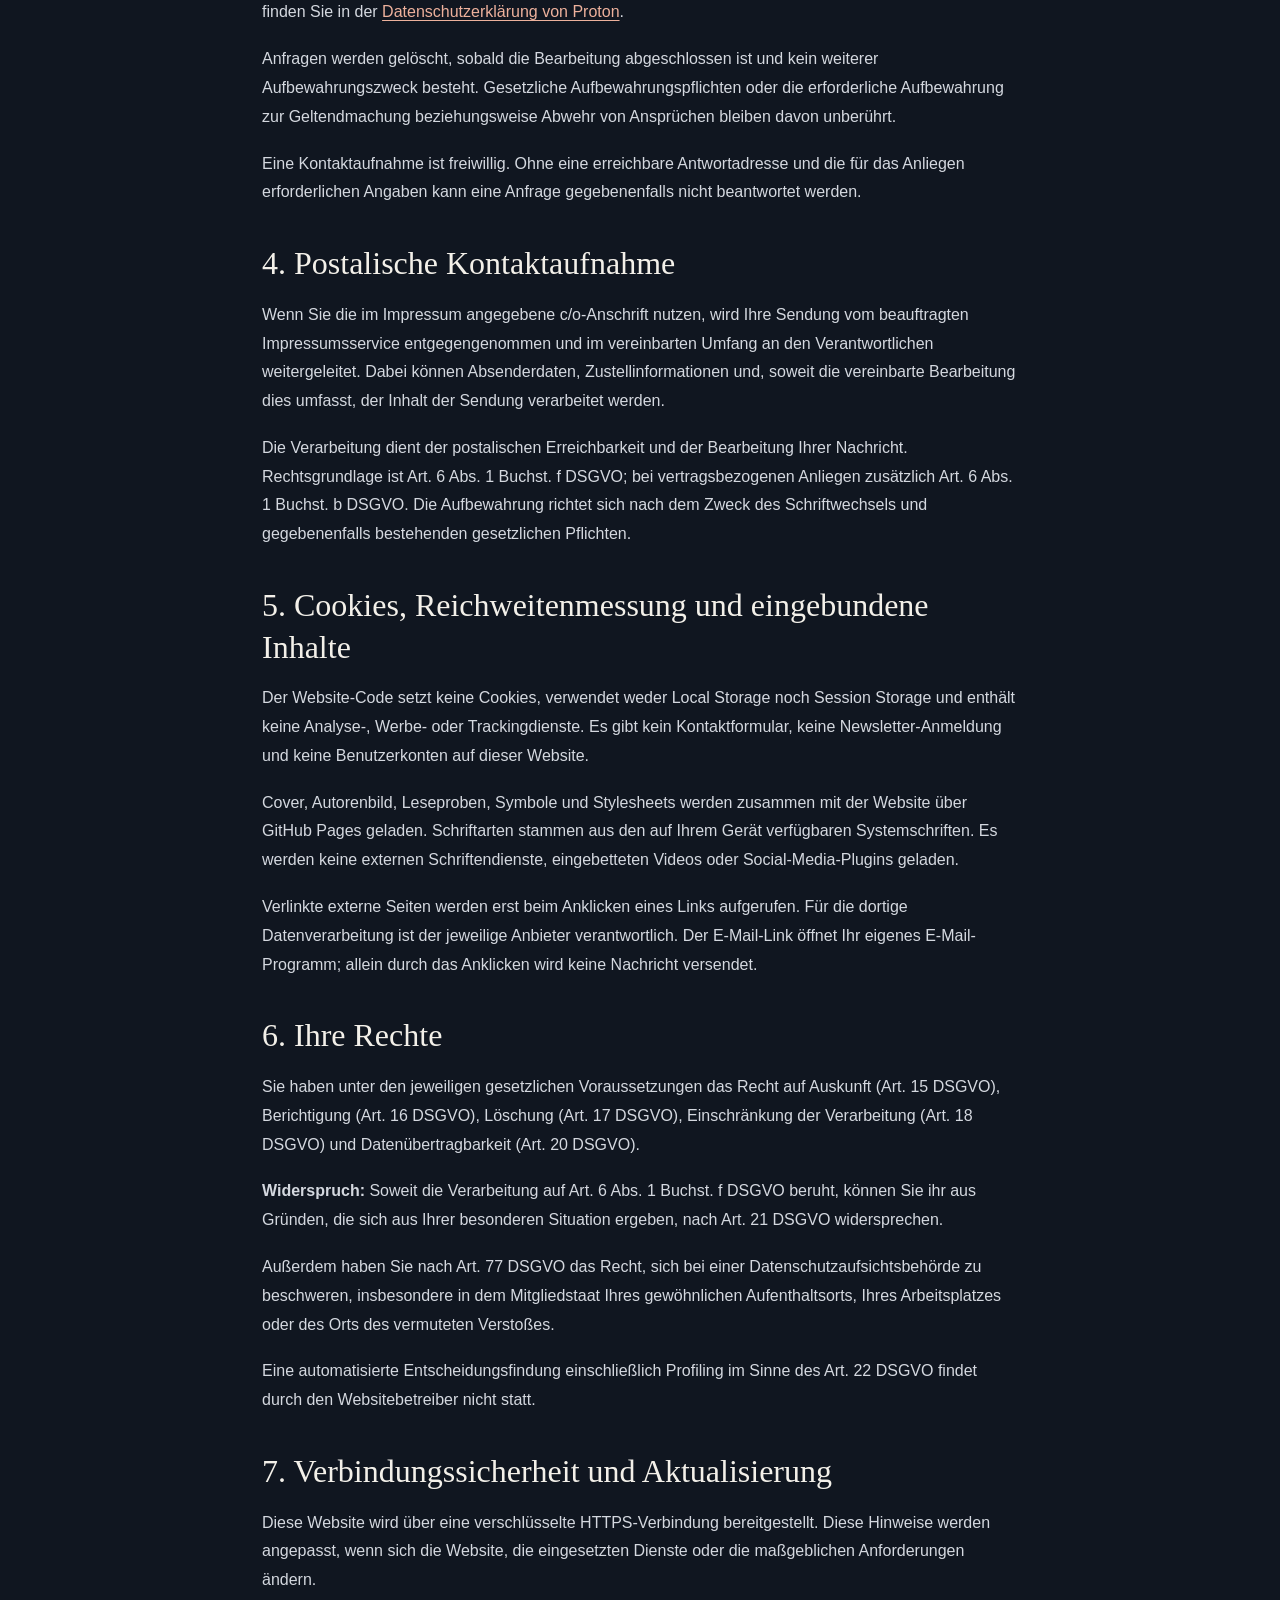
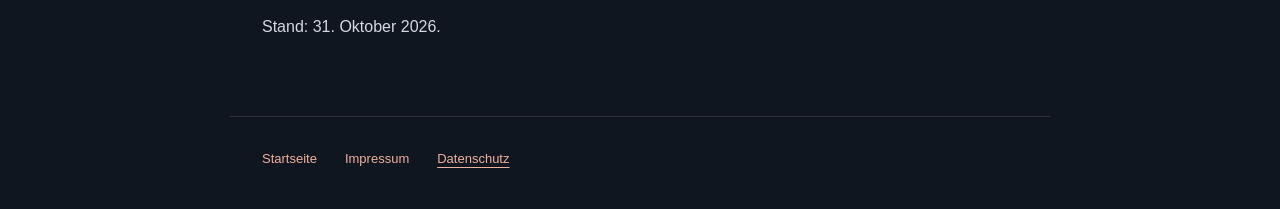
<file: datenschutz.html>
<!doctype html>
<html lang="de"><head><meta charset="utf-8"><meta name="viewport" content="width=device-width, initial-scale=1"><meta name="description" content="Datenschutz der Autorenwebsite von Jan S. Berger."><title>Datenschutz | Jan S. Berger</title><link rel="stylesheet" href="style.css?v=20261101-amazon1"><link rel="icon" href="assets/favicon.svg"></head>
<body class="reading-page legal-page"><a class="skip-link" href="#rechtstext">Zum Inhalt springen</a><header class="reading-header"><a href="index.html"><svg class="ui-arrow" viewBox="0 0 24 24" width="20" height="20" fill="none" stroke="currentColor" stroke-width="1.5" stroke-linecap="round" stroke-linejoin="round" aria-hidden="true"><path d="M20 12H4M10 6l-6 6 6 6"/></svg> Zur Startseite</a><span>JAN S. BERGER</span></header><main class="legal-main" id="rechtstext"><h1>Datenschutz</h1><p>Diese Datenschutzhinweise erläutern die Verarbeitung personenbezogener Daten beim Besuch von jan-s-berger.de und bei einer Kontaktaufnahme.</p>
<section aria-labelledby="verantwortlicher"><h2 id="verantwortlicher">1. Verantwortlicher und Datenschutzkontakt</h2><address>Jan S. Berger<br>c/o Emma Sonnenscheins-Impressumsservice<br>Auenstr. 37<br>85649 Brunnthal<br>Deutschland<br>E-Mail: <a href="mailto:kontakt@jan-s-berger.de">kontakt@jan-s-berger.de</a></address><p>Für Fragen zum Datenschutz und zur Ausübung Ihrer Rechte können Sie sich an die genannte E-Mail-Adresse wenden.</p></section>
<section aria-labelledby="hosting"><h2 id="hosting">2. Bereitstellung der Website über GitHub Pages</h2><p>Diese Website wird über GitHub Pages, einen Dienst von GitHub, Inc. in den USA, bereitgestellt. Beim Abruf der Website erhält GitHub technisch erforderliche Verbindungs- und Anfragedaten, insbesondere Ihre IP-Adresse, die angeforderte Seite oder Datei sowie die von Ihrem Browser übermittelten technischen Angaben. GitHub protokolliert IP-Adressen von Besuchern von GitHub-Pages-Websites zu Sicherheitszwecken.</p><p>Zweck ist die Auslieferung der Website sowie die Sicherung ihrer Verfügbarkeit und Integrität. Rechtsgrundlage für den Betrieb dieser Website ist Art. 6 Abs. 1 Buchst. f DSGVO. Das berechtigte Interesse liegt in einem sicheren und zuverlässigen Internetauftritt.</p><p>GitHub kann Daten auch außerhalb der EU beziehungsweise des EWR verarbeiten, insbesondere in den USA. GitHub beschreibt hierfür unter anderem Standardvertragsklauseln und seine Teilnahme am EU-US Data Privacy Framework.</p><p>Die Speicherdauer bei GitHub richtet sich nach den jeweiligen Verarbeitungszwecken und rechtlichen Anforderungen. Es werden keine eigenen zusätzlichen Kopien der GitHub-Zugriffsprotokolle geführt. Einzelheiten: <a href="https://docs.github.com/en/pages/getting-started-with-github-pages/what-is-github-pages#data-collection" rel="noreferrer">GitHub Pages: Datenerhebung</a> und <a href="https://docs.github.com/en/site-policy/privacy-policies/github-general-privacy-statement" rel="noreferrer">GitHub-Datenschutzerklärung</a>.</p></section>
<section aria-labelledby="kontakt"><h2 id="kontakt">3. Kontaktaufnahme per E-Mail</h2><p>Wenn Sie an <a href="mailto:kontakt@jan-s-berger.de">kontakt@jan-s-berger.de</a> schreiben, werden Ihre E-Mail-Adresse, der Nachrichteninhalt sowie gegebenenfalls Ihr Name, Anhänge und weitere freiwillige Angaben zur Bearbeitung und Beantwortung Ihrer Anfrage verarbeitet.</p><p>Bei Anfragen zu einem Vertrag oder vorvertraglichen Maßnahmen ist Art. 6 Abs. 1 Buchst. b DSGVO die Rechtsgrundlage. Bei sonstigen Anfragen beruht die Verarbeitung auf Art. 6 Abs. 1 Buchst. f DSGVO; das berechtigte Interesse besteht darin, eingehende Nachrichten sachgerecht zu beantworten.</p><p>Das E-Mail-Postfach wird bei Proton AG, Route de la Galaise 32, 1228 Plan-les-Ouates, Genf, Schweiz, betrieben. Proton wird für den Empfang, die Speicherung und den Versand von E-Mails eingesetzt. Für die Schweiz besteht ein Angemessenheitsbeschluss der Europäischen Kommission. Weitere Informationen finden Sie in der <a href="https://proton.me/legal/privacy" rel="noreferrer">Datenschutzerklärung von Proton</a>.</p><p>Anfragen werden gelöscht, sobald die Bearbeitung abgeschlossen ist und kein weiterer Aufbewahrungszweck besteht. Gesetzliche Aufbewahrungspflichten oder die erforderliche Aufbewahrung zur Geltendmachung beziehungsweise Abwehr von Ansprüchen bleiben davon unberührt.</p><p>Eine Kontaktaufnahme ist freiwillig. Ohne eine erreichbare Antwortadresse und die für das Anliegen erforderlichen Angaben kann eine Anfrage gegebenenfalls nicht beantwortet werden.</p></section>
<section aria-labelledby="post"><h2 id="post">4. Postalische Kontaktaufnahme</h2><p>Wenn Sie die im Impressum angegebene c/o-Anschrift nutzen, wird Ihre Sendung vom beauftragten Impressumsservice entgegengenommen und im vereinbarten Umfang an den Verantwortlichen weitergeleitet. Dabei können Absenderdaten, Zustellinformationen und, soweit die vereinbarte Bearbeitung dies umfasst, der Inhalt der Sendung verarbeitet werden.</p><p>Die Verarbeitung dient der postalischen Erreichbarkeit und der Bearbeitung Ihrer Nachricht. Rechtsgrundlage ist Art. 6 Abs. 1 Buchst. f DSGVO; bei vertragsbezogenen Anliegen zusätzlich Art. 6 Abs. 1 Buchst. b DSGVO. Die Aufbewahrung richtet sich nach dem Zweck des Schriftwechsels und gegebenenfalls bestehenden gesetzlichen Pflichten.</p></section>
<section aria-labelledby="lokale-inhalte"><h2 id="lokale-inhalte">5. Cookies, Reichweitenmessung und eingebundene Inhalte</h2><p>Der Website-Code setzt keine Cookies, verwendet weder Local Storage noch Session Storage und enthält keine Analyse-, Werbe- oder Trackingdienste. Es gibt kein Kontaktformular, keine Newsletter-Anmeldung und keine Benutzerkonten auf dieser Website.</p><p>Cover, Autorenbild, Leseproben, Symbole und Stylesheets werden zusammen mit der Website über GitHub Pages geladen. Schriftarten stammen aus den auf Ihrem Gerät verfügbaren Systemschriften. Es werden keine externen Schriftendienste, eingebetteten Videos oder Social-Media-Plugins geladen.</p><p>Verlinkte externe Seiten werden erst beim Anklicken eines Links aufgerufen. Für die dortige Datenverarbeitung ist der jeweilige Anbieter verantwortlich. Der E-Mail-Link öffnet Ihr eigenes E-Mail-Programm; allein durch das Anklicken wird keine Nachricht versendet.</p></section>
<section aria-labelledby="rechte"><h2 id="rechte">6. Ihre Rechte</h2><p>Sie haben unter den jeweiligen gesetzlichen Voraussetzungen das Recht auf Auskunft (Art. 15 DSGVO), Berichtigung (Art. 16 DSGVO), Löschung (Art. 17 DSGVO), Einschränkung der Verarbeitung (Art. 18 DSGVO) und Datenübertragbarkeit (Art. 20 DSGVO).</p><p><strong>Widerspruch:</strong> Soweit die Verarbeitung auf Art. 6 Abs. 1 Buchst. f DSGVO beruht, können Sie ihr aus Gründen, die sich aus Ihrer besonderen Situation ergeben, nach Art. 21 DSGVO widersprechen.</p><p>Außerdem haben Sie nach Art. 77 DSGVO das Recht, sich bei einer Datenschutzaufsichtsbehörde zu beschweren, insbesondere in dem Mitgliedstaat Ihres gewöhnlichen Aufenthaltsorts, Ihres Arbeitsplatzes oder des Orts des vermuteten Verstoßes.</p><p>Eine automatisierte Entscheidungsfindung einschließlich Profiling im Sinne des Art. 22 DSGVO findet durch den Websitebetreiber nicht statt.</p></section>
<section aria-labelledby="sicherheit"><h2 id="sicherheit">7. Verbindungssicherheit und Aktualisierung</h2><p>Diese Website wird über eine verschlüsselte HTTPS-Verbindung bereitgestellt. Diese Hinweise werden angepasst, wenn sich die Website, die eingesetzten Dienste oder die maßgeblichen Anforderungen ändern.</p><p>Stand: 31. Oktober 2026.</p></section></main><footer class="legal-footer"><nav aria-label="Rechtliche Informationen"><a href="index.html">Startseite</a><a href="impressum.html">Impressum</a><a href="datenschutz.html" aria-current="page">Datenschutz</a></nav></footer></body></html>
</file>
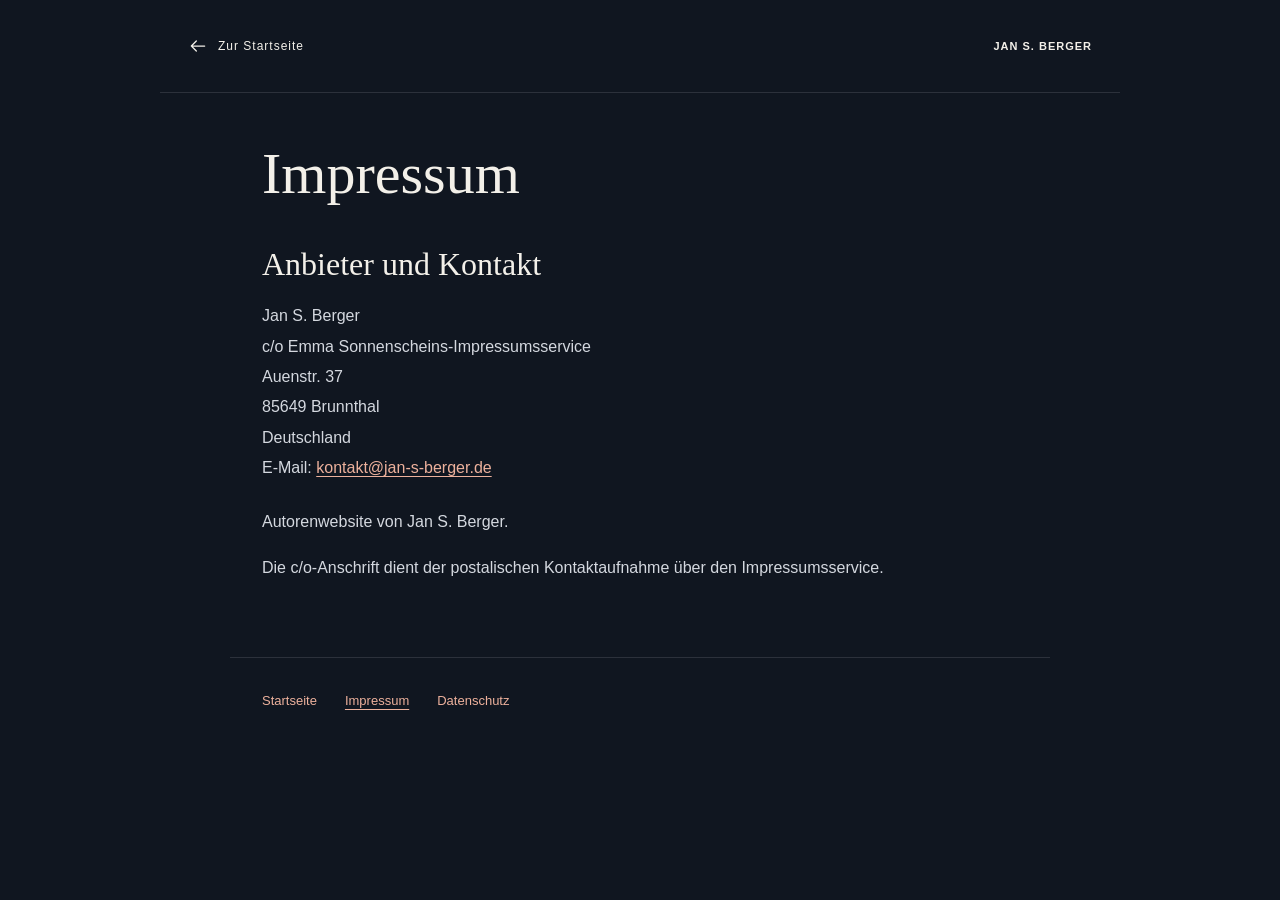
<file: impressum.html>
<!doctype html>
<html lang="de"><head><meta charset="utf-8"><meta name="viewport" content="width=device-width, initial-scale=1"><meta name="description" content="Impressum der Autorenwebsite von Jan S. Berger."><title>Impressum | Jan S. Berger</title><link rel="stylesheet" href="style.css?v=20261101-amazon1"><link rel="icon" href="assets/favicon.svg"></head>
<body class="reading-page legal-page"><a class="skip-link" href="#rechtstext">Zum Inhalt springen</a><header class="reading-header"><a href="index.html"><svg class="ui-arrow" viewBox="0 0 24 24" width="20" height="20" fill="none" stroke="currentColor" stroke-width="1.5" stroke-linecap="round" stroke-linejoin="round" aria-hidden="true"><path d="M20 12H4M10 6l-6 6 6 6"/></svg> Zur Startseite</a><span>JAN S. BERGER</span></header><main class="legal-main" id="rechtstext"><h1>Impressum</h1><section aria-labelledby="anbieter"><h2 id="anbieter">Anbieter und Kontakt</h2><address>Jan S. Berger<br>c/o Emma Sonnenscheins-Impressumsservice<br>Auenstr. 37<br>85649 Brunnthal<br>Deutschland<br>E-Mail: <a href="mailto:kontakt@jan-s-berger.de">kontakt@jan-s-berger.de</a></address><p>Autorenwebsite von Jan S. Berger.</p><p>Die c/o-Anschrift dient der postalischen Kontaktaufnahme über den Impressumsservice.</p></section></main><footer class="legal-footer"><nav aria-label="Rechtliche Informationen"><a href="index.html">Startseite</a><a href="impressum.html" aria-current="page">Impressum</a><a href="datenschutz.html">Datenschutz</a></nav></footer></body></html>
</file>
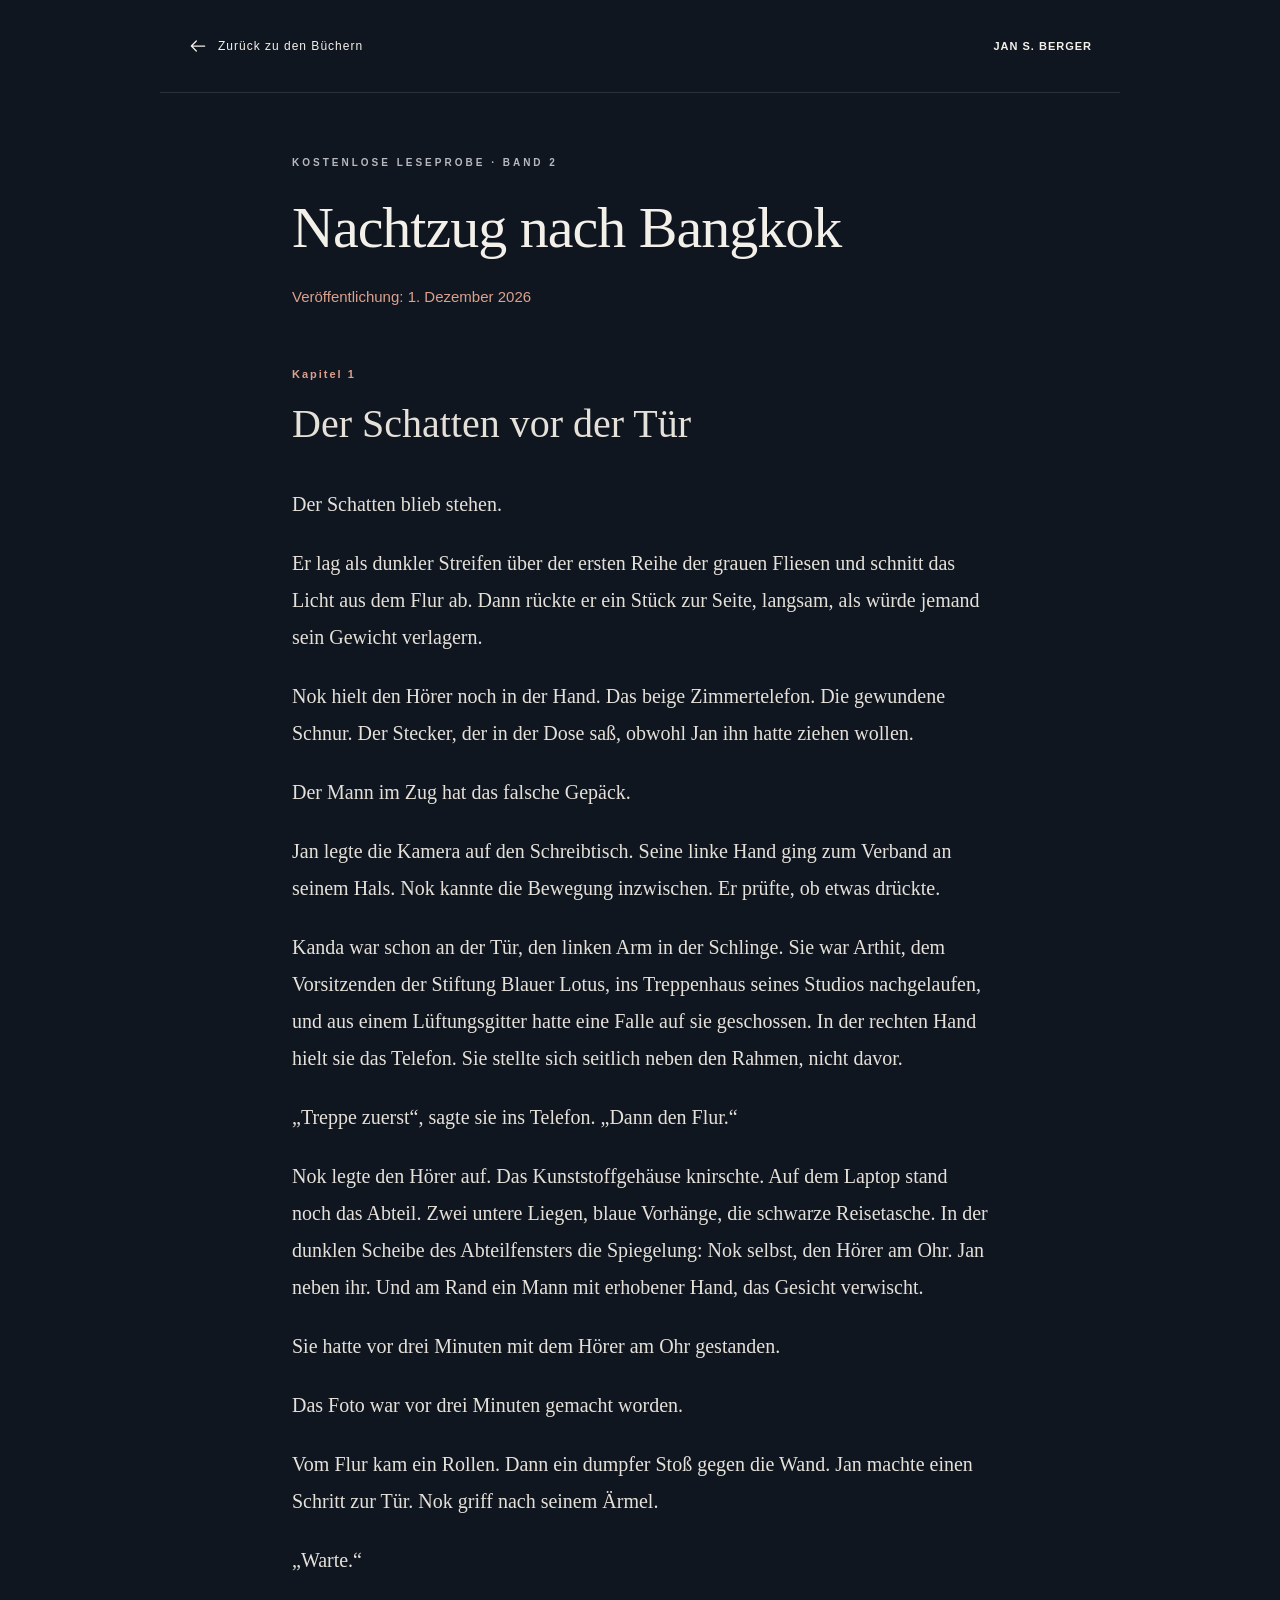
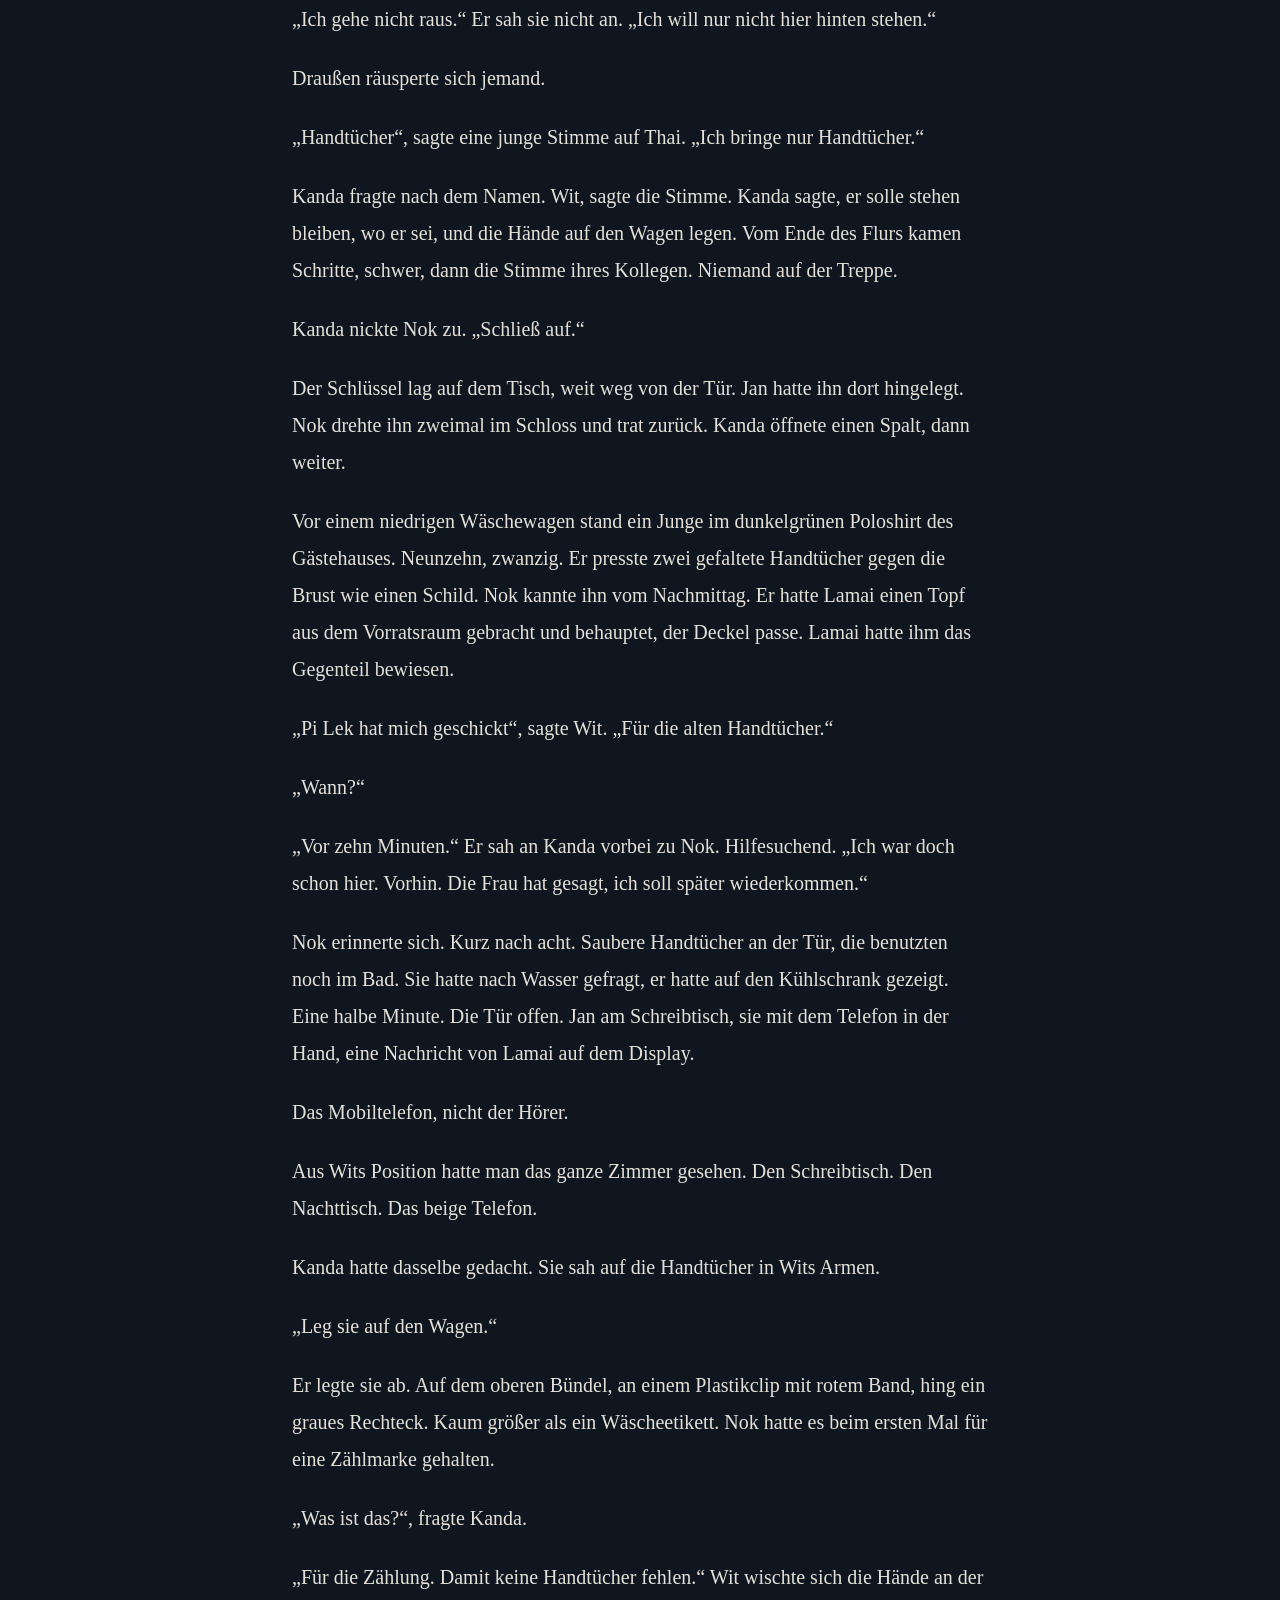
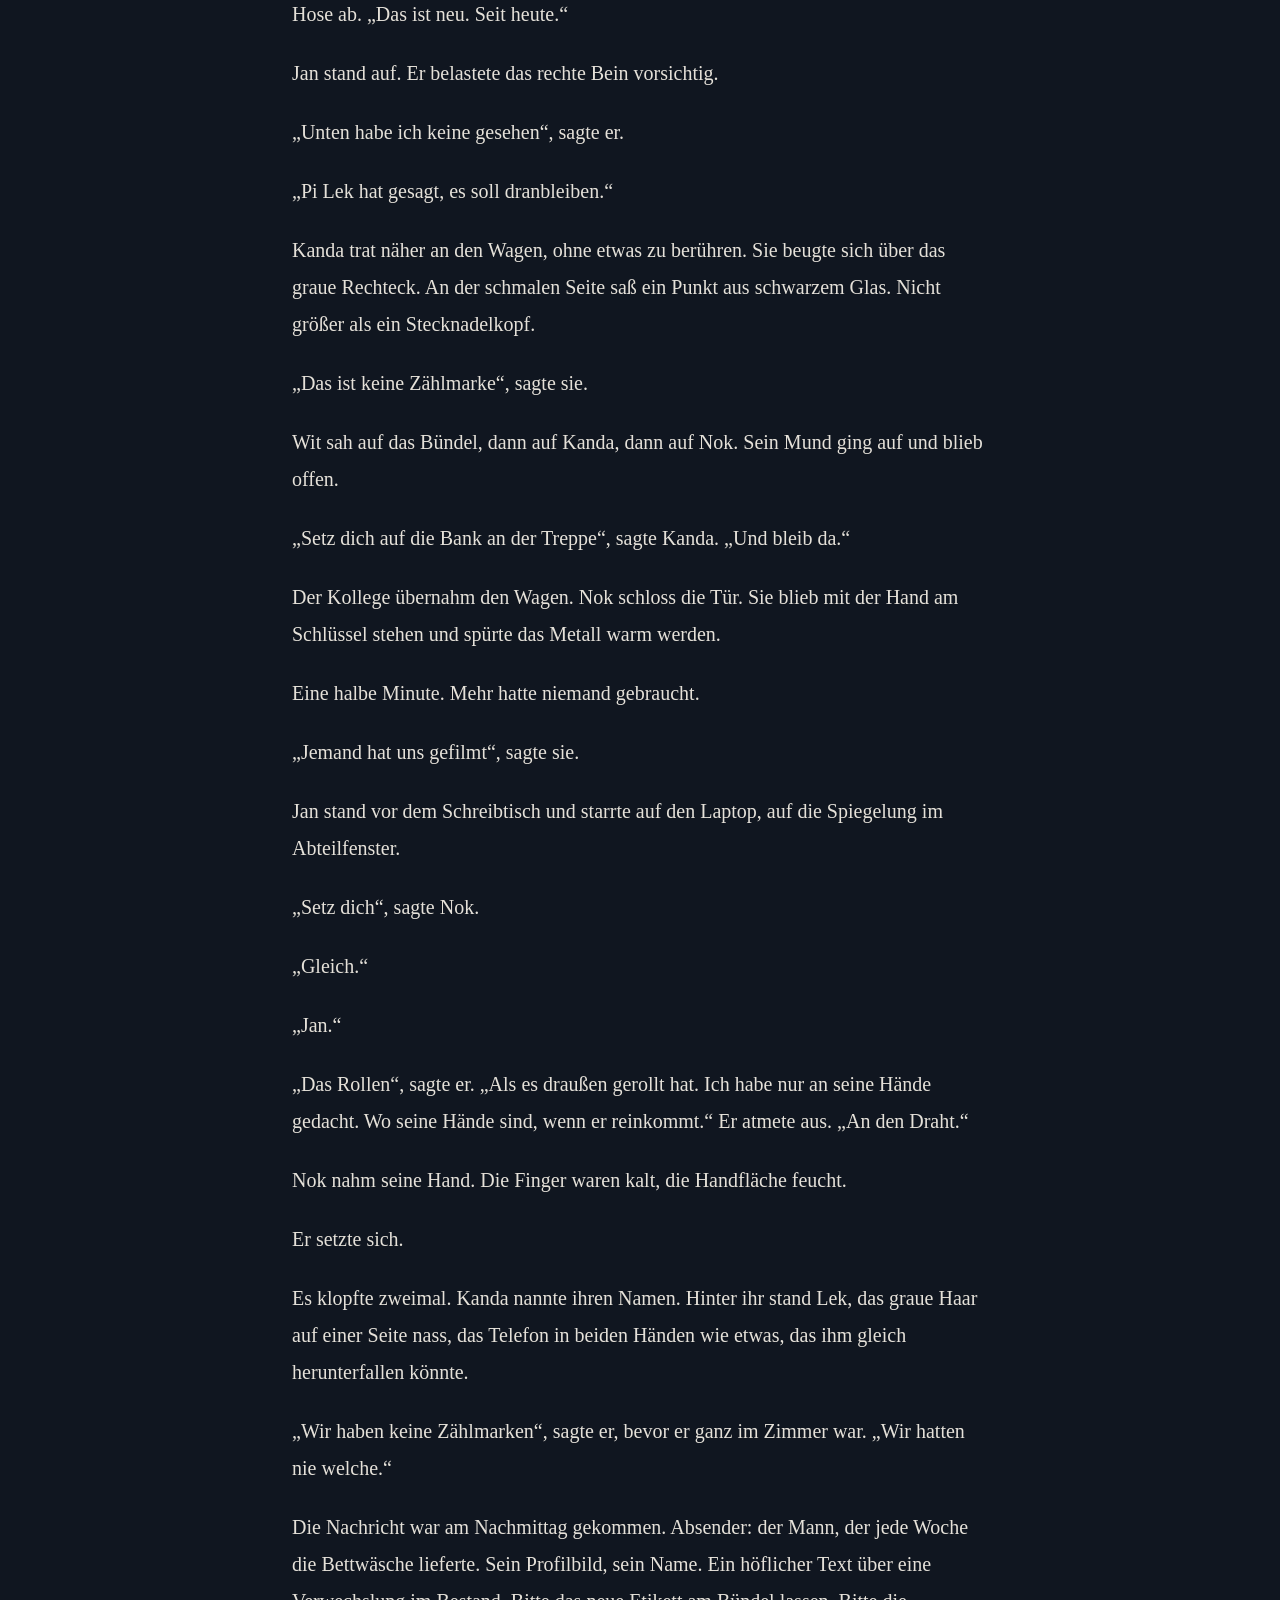
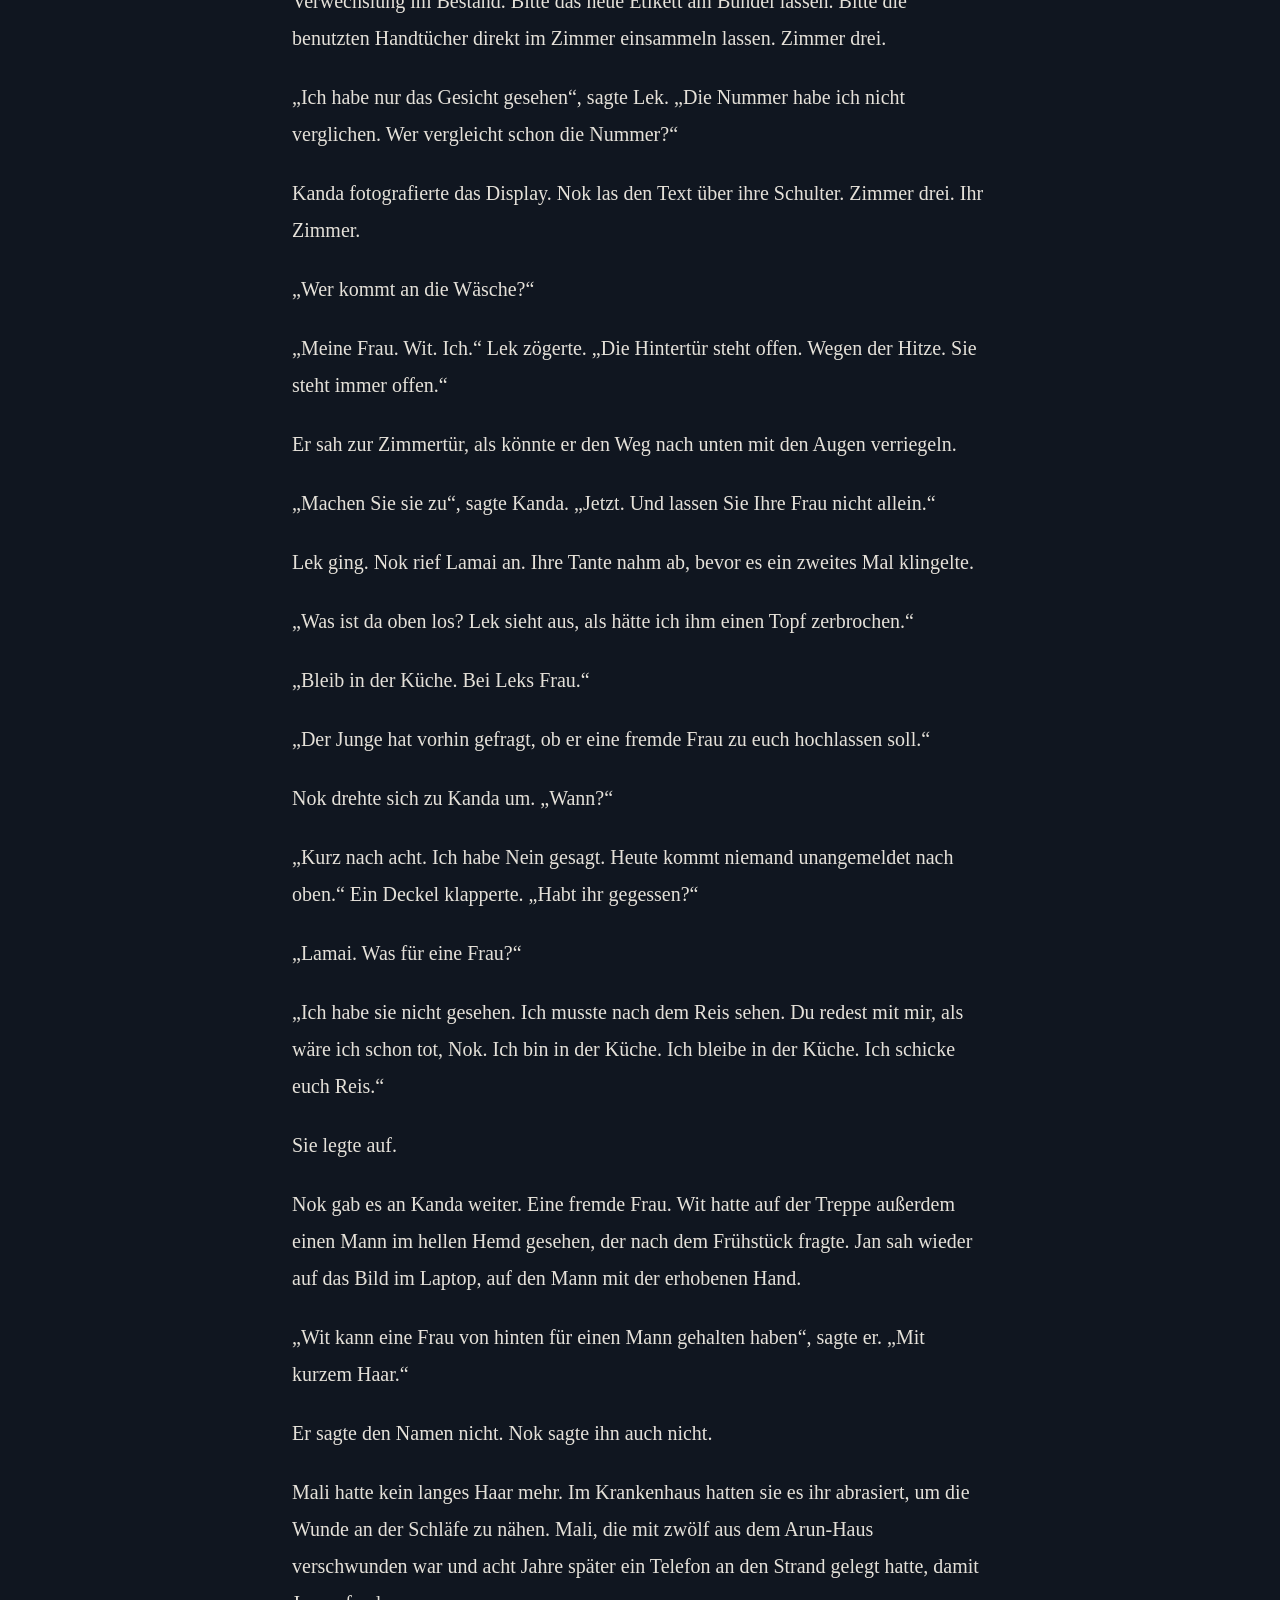
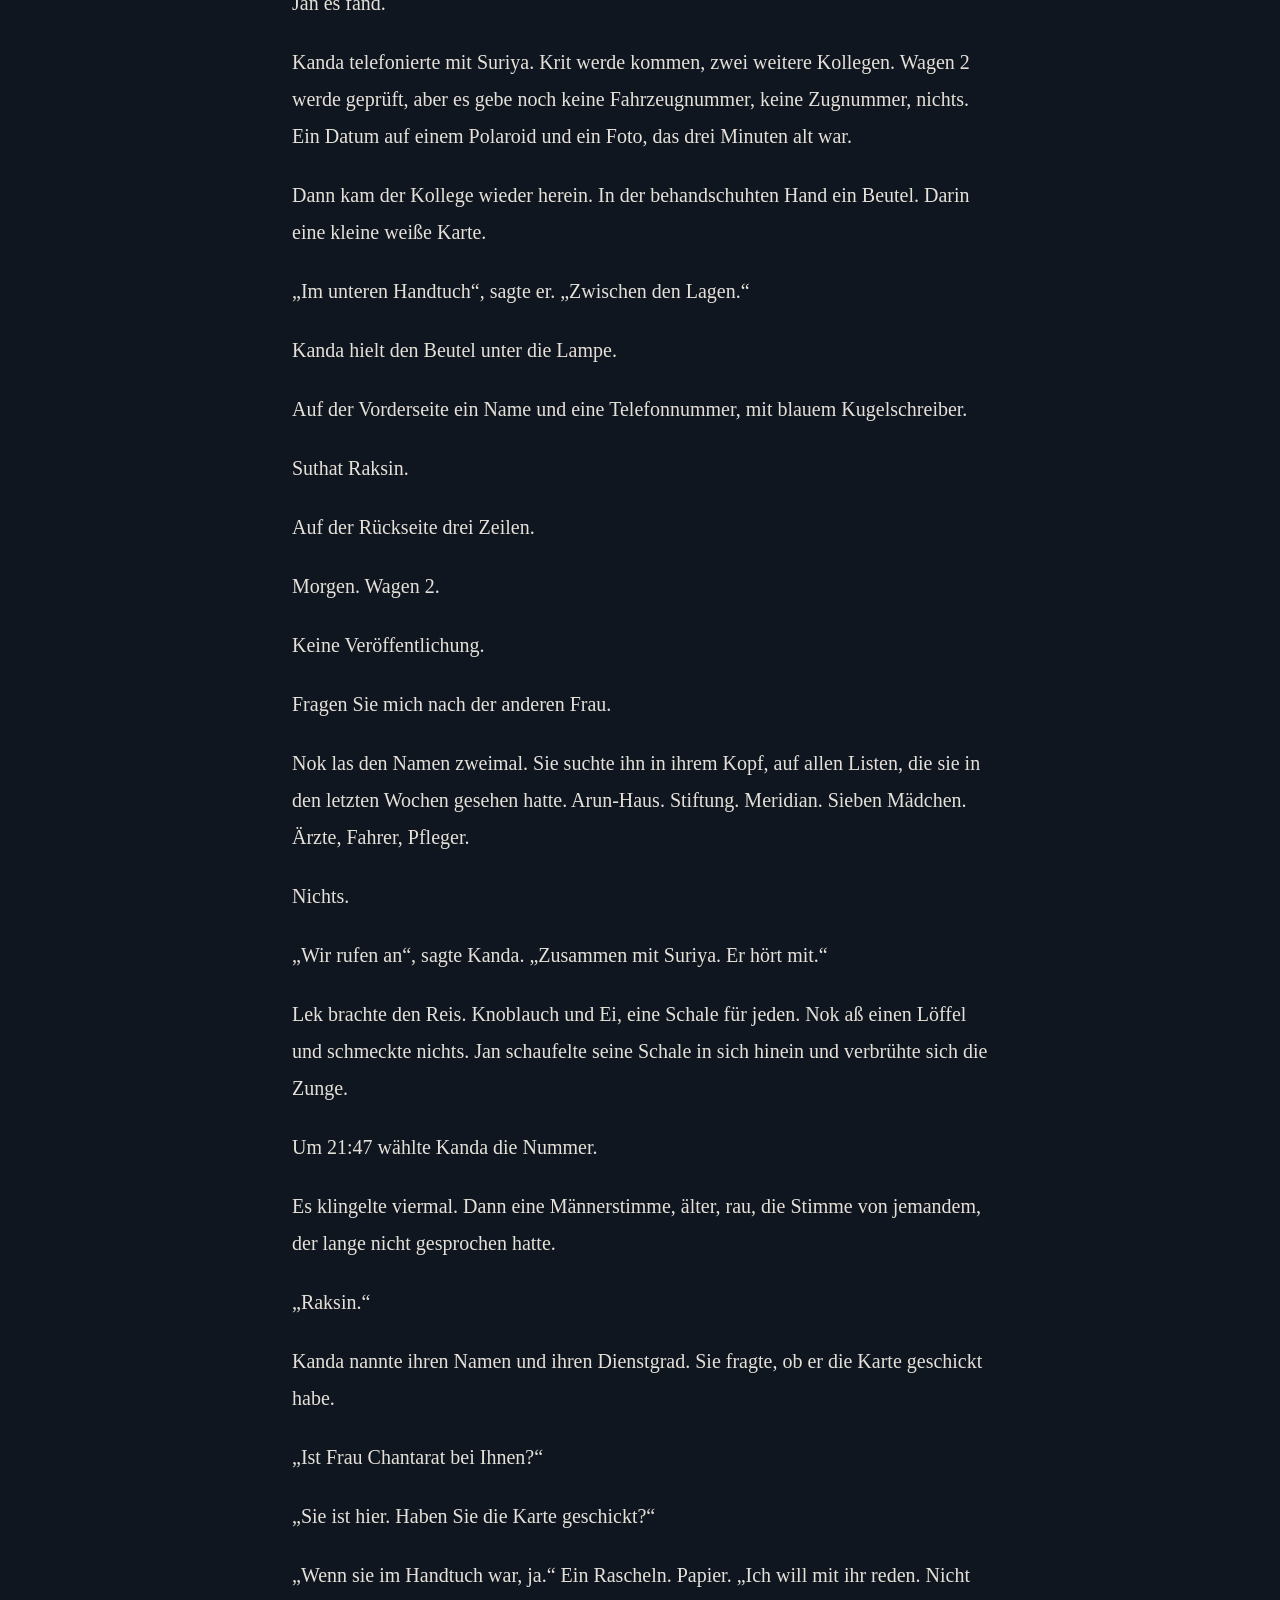
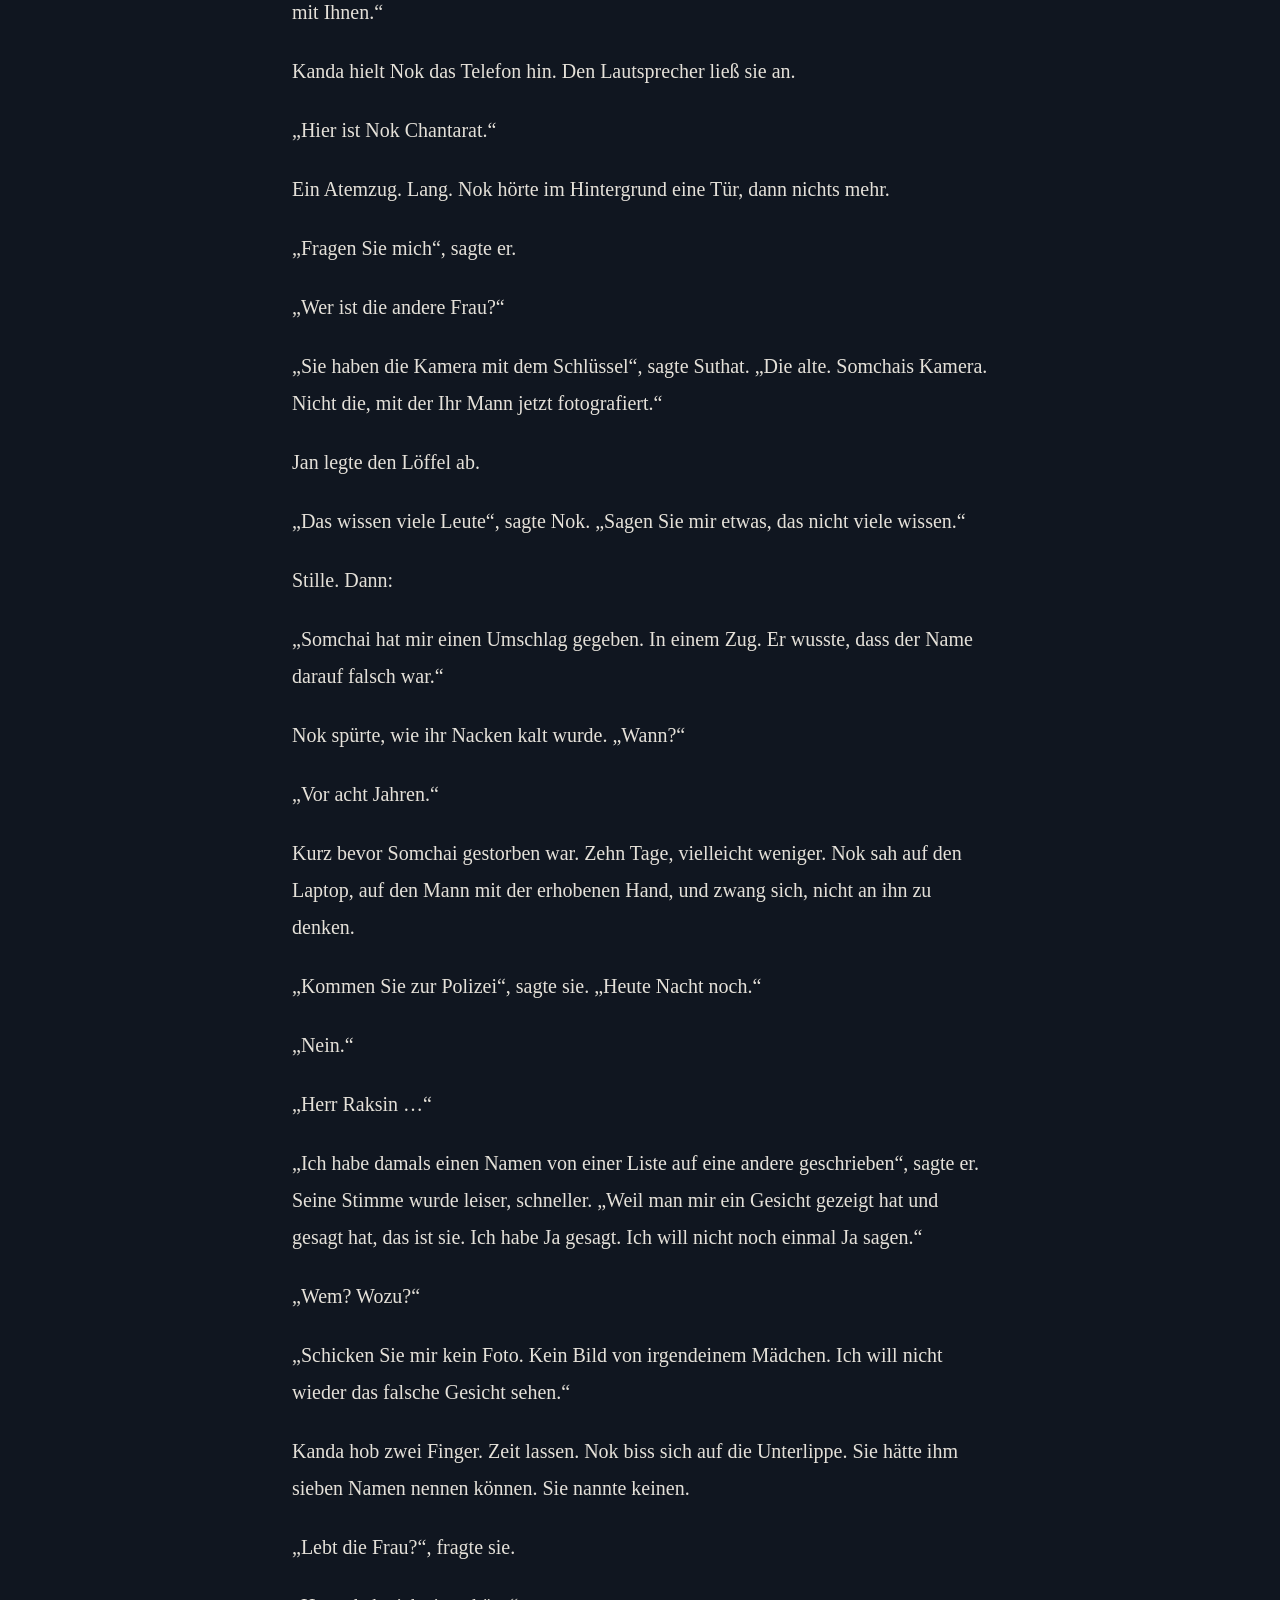
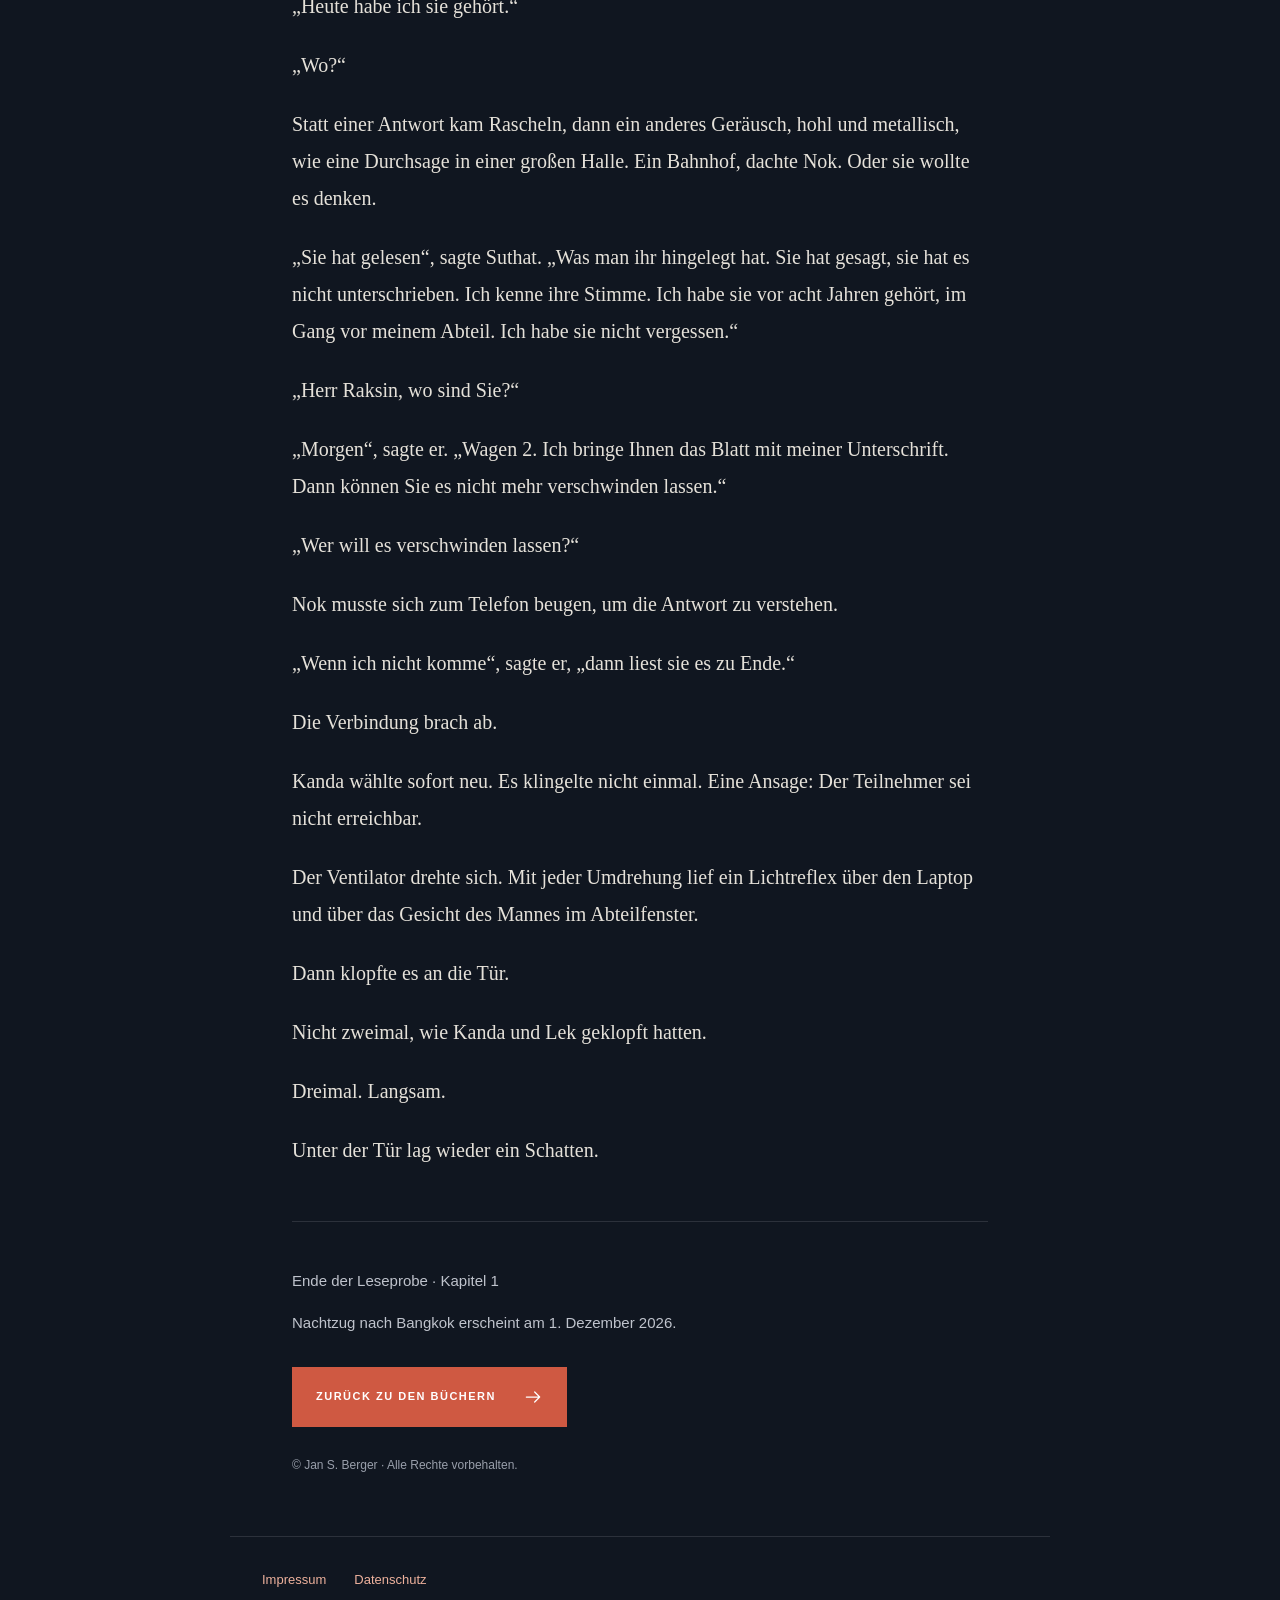
<file: leseproben/nachtzug.html>
<!doctype html>
<html lang="de"><head><meta charset="utf-8"><meta name="viewport" content="width=device-width, initial-scale=1"><meta name="description" content="Kostenlose Leseprobe: Kapitel 1 aus Nachtzug nach Bangkok von Jan S. Berger."><title>Leseprobe – Nachtzug nach Bangkok | Jan S. Berger</title><link rel="stylesheet" href="../style.css?v=20261101-amazon1"><link rel="icon" href="../assets/favicon.svg"></head>
<body class="reading-page"><header class="reading-header"><a href="../#buecher"><svg class="ui-arrow" viewBox="0 0 24 24" width="20" height="20" fill="none" stroke="currentColor" stroke-width="1.5" stroke-linecap="round" stroke-linejoin="round" aria-hidden="true"><path d="M20 12H4M10 6l-6 6 6 6"/></svg> Zurück zu den Büchern</a><span>JAN S. BERGER</span></header><main class="reading-main"><p class="section-kicker">KOSTENLOSE LESEPROBE · BAND 2</p><h1>Nachtzug nach Bangkok</h1><p class="reading-release">Veröffentlichung: <time datetime="2026-12-01">1. Dezember 2026</time></p><article class="reading-prose" aria-labelledby="chapter-title"><h2 id="chapter-title"><small>Kapitel 1</small>Der Schatten vor der Tür</h2>
<p>Der Schatten blieb stehen.</p>
<p>Er lag als dunkler Streifen über der ersten Reihe der grauen Fliesen und schnitt das Licht aus dem Flur ab. Dann rückte er ein Stück zur Seite, langsam, als würde jemand sein Gewicht verlagern.</p>
<p>Nok hielt den Hörer noch in der Hand. Das beige Zimmertelefon. Die gewundene Schnur. Der Stecker, der in der Dose saß, obwohl Jan ihn hatte ziehen wollen.</p>
<p>Der Mann im Zug hat das falsche Gepäck.</p>
<p>Jan legte die Kamera auf den Schreibtisch. Seine linke Hand ging zum Verband an seinem Hals. Nok kannte die Bewegung inzwischen. Er prüfte, ob etwas drückte.</p>
<p>Kanda war schon an der Tür, den linken Arm in der Schlinge. Sie war Arthit, dem Vorsitzenden der Stiftung Blauer Lotus, ins Treppenhaus seines Studios nachgelaufen, und aus einem Lüftungsgitter hatte eine Falle auf sie geschossen. In der rechten Hand hielt sie das Telefon. Sie stellte sich seitlich neben den Rahmen, nicht davor.</p>
<p>„Treppe zuerst“, sagte sie ins Telefon. „Dann den Flur.“</p>
<p>Nok legte den Hörer auf. Das Kunststoffgehäuse knirschte. Auf dem Laptop stand noch das Abteil. Zwei untere Liegen, blaue Vorhänge, die schwarze Reisetasche. In der dunklen Scheibe des Abteilfensters die Spiegelung: Nok selbst, den Hörer am Ohr. Jan neben ihr. Und am Rand ein Mann mit erhobener Hand, das Gesicht verwischt.</p>
<p>Sie hatte vor drei Minuten mit dem Hörer am Ohr gestanden.</p>
<p>Das Foto war vor drei Minuten gemacht worden.</p>
<p>Vom Flur kam ein Rollen. Dann ein dumpfer Stoß gegen die Wand. Jan machte einen Schritt zur Tür. Nok griff nach seinem Ärmel.</p>
<p>„Warte.“</p>
<p>„Ich gehe nicht raus.“ Er sah sie nicht an. „Ich will nur nicht hier hinten stehen.“</p>
<p>Draußen räusperte sich jemand.</p>
<p>„Handtücher“, sagte eine junge Stimme auf Thai. „Ich bringe nur Handtücher.“</p>
<p>Kanda fragte nach dem Namen. Wit, sagte die Stimme. Kanda sagte, er solle stehen bleiben, wo er sei, und die Hände auf den Wagen legen. Vom Ende des Flurs kamen Schritte, schwer, dann die Stimme ihres Kollegen. Niemand auf der Treppe.</p>
<p>Kanda nickte Nok zu. „Schließ auf.“</p>
<p>Der Schlüssel lag auf dem Tisch, weit weg von der Tür. Jan hatte ihn dort hingelegt. Nok drehte ihn zweimal im Schloss und trat zurück. Kanda öffnete einen Spalt, dann weiter.</p>
<p>Vor einem niedrigen Wäschewagen stand ein Junge im dunkelgrünen Poloshirt des Gästehauses. Neunzehn, zwanzig. Er presste zwei gefaltete Handtücher gegen die Brust wie einen Schild. Nok kannte ihn vom Nachmittag. Er hatte Lamai einen Topf aus dem Vorratsraum gebracht und behauptet, der Deckel passe. Lamai hatte ihm das Gegenteil bewiesen.</p>
<p>„Pi Lek hat mich geschickt“, sagte Wit. „Für die alten Handtücher.“</p>
<p>„Wann?“</p>
<p>„Vor zehn Minuten.“ Er sah an Kanda vorbei zu Nok. Hilfesuchend. „Ich war doch schon hier. Vorhin. Die Frau hat gesagt, ich soll später wiederkommen.“</p>
<p>Nok erinnerte sich. Kurz nach acht. Saubere Handtücher an der Tür, die benutzten noch im Bad. Sie hatte nach Wasser gefragt, er hatte auf den Kühlschrank gezeigt. Eine halbe Minute. Die Tür offen. Jan am Schreibtisch, sie mit dem Telefon in der Hand, eine Nachricht von Lamai auf dem Display.</p>
<p>Das Mobiltelefon, nicht der Hörer.</p>
<p>Aus Wits Position hatte man das ganze Zimmer gesehen. Den Schreibtisch. Den Nachttisch. Das beige Telefon.</p>
<p>Kanda hatte dasselbe gedacht. Sie sah auf die Handtücher in Wits Armen.</p>
<p>„Leg sie auf den Wagen.“</p>
<p>Er legte sie ab. Auf dem oberen Bündel, an einem Plastikclip mit rotem Band, hing ein graues Rechteck. Kaum größer als ein Wäscheetikett. Nok hatte es beim ersten Mal für eine Zählmarke gehalten.</p>
<p>„Was ist das?“, fragte Kanda.</p>
<p>„Für die Zählung. Damit keine Handtücher fehlen.“ Wit wischte sich die Hände an der Hose ab. „Das ist neu. Seit heute.“</p>
<p>Jan stand auf. Er belastete das rechte Bein vorsichtig.</p>
<p>„Unten habe ich keine gesehen“, sagte er.</p>
<p>„Pi Lek hat gesagt, es soll dranbleiben.“</p>
<p>Kanda trat näher an den Wagen, ohne etwas zu berühren. Sie beugte sich über das graue Rechteck. An der schmalen Seite saß ein Punkt aus schwarzem Glas. Nicht größer als ein Stecknadelkopf.</p>
<p>„Das ist keine Zählmarke“, sagte sie.</p>
<p>Wit sah auf das Bündel, dann auf Kanda, dann auf Nok. Sein Mund ging auf und blieb offen.</p>
<p>„Setz dich auf die Bank an der Treppe“, sagte Kanda. „Und bleib da.“</p>
<p>Der Kollege übernahm den Wagen. Nok schloss die Tür. Sie blieb mit der Hand am Schlüssel stehen und spürte das Metall warm werden.</p>
<p>Eine halbe Minute. Mehr hatte niemand gebraucht.</p>
<p>„Jemand hat uns gefilmt“, sagte sie.</p>
<p>Jan stand vor dem Schreibtisch und starrte auf den Laptop, auf die Spiegelung im Abteilfenster.</p>
<p>„Setz dich“, sagte Nok.</p>
<p>„Gleich.“</p>
<p>„Jan.“</p>
<p>„Das Rollen“, sagte er. „Als es draußen gerollt hat. Ich habe nur an seine Hände gedacht. Wo seine Hände sind, wenn er reinkommt.“ Er atmete aus. „An den Draht.“</p>
<p>Nok nahm seine Hand. Die Finger waren kalt, die Handfläche feucht.</p>
<p>Er setzte sich.</p>
<p>Es klopfte zweimal. Kanda nannte ihren Namen. Hinter ihr stand Lek, das graue Haar auf einer Seite nass, das Telefon in beiden Händen wie etwas, das ihm gleich herunterfallen könnte.</p>
<p>„Wir haben keine Zählmarken“, sagte er, bevor er ganz im Zimmer war. „Wir hatten nie welche.“</p>
<p>Die Nachricht war am Nachmittag gekommen. Absender: der Mann, der jede Woche die Bettwäsche lieferte. Sein Profilbild, sein Name. Ein höflicher Text über eine Verwechslung im Bestand. Bitte das neue Etikett am Bündel lassen. Bitte die benutzten Handtücher direkt im Zimmer einsammeln lassen. Zimmer drei.</p>
<p>„Ich habe nur das Gesicht gesehen“, sagte Lek. „Die Nummer habe ich nicht verglichen. Wer vergleicht schon die Nummer?“</p>
<p>Kanda fotografierte das Display. Nok las den Text über ihre Schulter. Zimmer drei. Ihr Zimmer.</p>
<p>„Wer kommt an die Wäsche?“</p>
<p>„Meine Frau. Wit. Ich.“ Lek zögerte. „Die Hintertür steht offen. Wegen der Hitze. Sie steht immer offen.“</p>
<p>Er sah zur Zimmertür, als könnte er den Weg nach unten mit den Augen verriegeln.</p>
<p>„Machen Sie sie zu“, sagte Kanda. „Jetzt. Und lassen Sie Ihre Frau nicht allein.“</p>
<p>Lek ging. Nok rief Lamai an. Ihre Tante nahm ab, bevor es ein zweites Mal klingelte.</p>
<p>„Was ist da oben los? Lek sieht aus, als hätte ich ihm einen Topf zerbrochen.“</p>
<p>„Bleib in der Küche. Bei Leks Frau.“</p>
<p>„Der Junge hat vorhin gefragt, ob er eine fremde Frau zu euch hochlassen soll.“</p>
<p>Nok drehte sich zu Kanda um. „Wann?“</p>
<p>„Kurz nach acht. Ich habe Nein gesagt. Heute kommt niemand unangemeldet nach oben.“ Ein Deckel klapperte. „Habt ihr gegessen?“</p>
<p>„Lamai. Was für eine Frau?“</p>
<p>„Ich habe sie nicht gesehen. Ich musste nach dem Reis sehen. Du redest mit mir, als wäre ich schon tot, Nok. Ich bin in der Küche. Ich bleibe in der Küche. Ich schicke euch Reis.“</p>
<p>Sie legte auf.</p>
<p>Nok gab es an Kanda weiter. Eine fremde Frau. Wit hatte auf der Treppe außerdem einen Mann im hellen Hemd gesehen, der nach dem Frühstück fragte. Jan sah wieder auf das Bild im Laptop, auf den Mann mit der erhobenen Hand.</p>
<p>„Wit kann eine Frau von hinten für einen Mann gehalten haben“, sagte er. „Mit kurzem Haar.“</p>
<p>Er sagte den Namen nicht. Nok sagte ihn auch nicht.</p>
<p>Mali hatte kein langes Haar mehr. Im Krankenhaus hatten sie es ihr abrasiert, um die Wunde an der Schläfe zu nähen. Mali, die mit zwölf aus dem Arun-Haus verschwunden war und acht Jahre später ein Telefon an den Strand gelegt hatte, damit Jan es fand.</p>
<p>Kanda telefonierte mit Suriya. Krit werde kommen, zwei weitere Kollegen. Wagen 2 werde geprüft, aber es gebe noch keine Fahrzeugnummer, keine Zugnummer, nichts. Ein Datum auf einem Polaroid und ein Foto, das drei Minuten alt war.</p>
<p>Dann kam der Kollege wieder herein. In der behandschuhten Hand ein Beutel. Darin eine kleine weiße Karte.</p>
<p>„Im unteren Handtuch“, sagte er. „Zwischen den Lagen.“</p>
<p>Kanda hielt den Beutel unter die Lampe.</p>
<p>Auf der Vorderseite ein Name und eine Telefonnummer, mit blauem Kugelschreiber.</p>
<p>Suthat Raksin.</p>
<p>Auf der Rückseite drei Zeilen.</p>
<p>Morgen. Wagen 2.</p>
<p>Keine Veröffentlichung.</p>
<p>Fragen Sie mich nach der anderen Frau.</p>
<p>Nok las den Namen zweimal. Sie suchte ihn in ihrem Kopf, auf allen Listen, die sie in den letzten Wochen gesehen hatte. Arun-Haus. Stiftung. Meridian. Sieben Mädchen. Ärzte, Fahrer, Pfleger.</p>
<p>Nichts.</p>
<p>„Wir rufen an“, sagte Kanda. „Zusammen mit Suriya. Er hört mit.“</p>
<p>Lek brachte den Reis. Knoblauch und Ei, eine Schale für jeden. Nok aß einen Löffel und schmeckte nichts. Jan schaufelte seine Schale in sich hinein und verbrühte sich die Zunge.</p>
<p>Um 21:47 wählte Kanda die Nummer.</p>
<p>Es klingelte viermal. Dann eine Männerstimme, älter, rau, die Stimme von jemandem, der lange nicht gesprochen hatte.</p>
<p>„Raksin.“</p>
<p>Kanda nannte ihren Namen und ihren Dienstgrad. Sie fragte, ob er die Karte geschickt habe.</p>
<p>„Ist Frau Chantarat bei Ihnen?“</p>
<p>„Sie ist hier. Haben Sie die Karte geschickt?“</p>
<p>„Wenn sie im Handtuch war, ja.“ Ein Rascheln. Papier. „Ich will mit ihr reden. Nicht mit Ihnen.“</p>
<p>Kanda hielt Nok das Telefon hin. Den Lautsprecher ließ sie an.</p>
<p>„Hier ist Nok Chantarat.“</p>
<p>Ein Atemzug. Lang. Nok hörte im Hintergrund eine Tür, dann nichts mehr.</p>
<p>„Fragen Sie mich“, sagte er.</p>
<p>„Wer ist die andere Frau?“</p>
<p>„Sie haben die Kamera mit dem Schlüssel“, sagte Suthat. „Die alte. Somchais Kamera. Nicht die, mit der Ihr Mann jetzt fotografiert.“</p>
<p>Jan legte den Löffel ab.</p>
<p>„Das wissen viele Leute“, sagte Nok. „Sagen Sie mir etwas, das nicht viele wissen.“</p>
<p>Stille. Dann:</p>
<p>„Somchai hat mir einen Umschlag gegeben. In einem Zug. Er wusste, dass der Name darauf falsch war.“</p>
<p>Nok spürte, wie ihr Nacken kalt wurde. „Wann?“</p>
<p>„Vor acht Jahren.“</p>
<p>Kurz bevor Somchai gestorben war. Zehn Tage, vielleicht weniger. Nok sah auf den Laptop, auf den Mann mit der erhobenen Hand, und zwang sich, nicht an ihn zu denken.</p>
<p>„Kommen Sie zur Polizei“, sagte sie. „Heute Nacht noch.“</p>
<p>„Nein.“</p>
<p>„Herr Raksin …“</p>
<p>„Ich habe damals einen Namen von einer Liste auf eine andere geschrieben“, sagte er. Seine Stimme wurde leiser, schneller. „Weil man mir ein Gesicht gezeigt hat und gesagt hat, das ist sie. Ich habe Ja gesagt. Ich will nicht noch einmal Ja sagen.“</p>
<p>„Wem? Wozu?“</p>
<p>„Schicken Sie mir kein Foto. Kein Bild von irgendeinem Mädchen. Ich will nicht wieder das falsche Gesicht sehen.“</p>
<p>Kanda hob zwei Finger. Zeit lassen. Nok biss sich auf die Unterlippe. Sie hätte ihm sieben Namen nennen können. Sie nannte keinen.</p>
<p>„Lebt die Frau?“, fragte sie.</p>
<p>„Heute habe ich sie gehört.“</p>
<p>„Wo?“</p>
<p>Statt einer Antwort kam Rascheln, dann ein anderes Geräusch, hohl und metallisch, wie eine Durchsage in einer großen Halle. Ein Bahnhof, dachte Nok. Oder sie wollte es denken.</p>
<p>„Sie hat gelesen“, sagte Suthat. „Was man ihr hingelegt hat. Sie hat gesagt, sie hat es nicht unterschrieben. Ich kenne ihre Stimme. Ich habe sie vor acht Jahren gehört, im Gang vor meinem Abteil. Ich habe sie nicht vergessen.“</p>
<p>„Herr Raksin, wo sind Sie?“</p>
<p>„Morgen“, sagte er. „Wagen 2. Ich bringe Ihnen das Blatt mit meiner Unterschrift. Dann können Sie es nicht mehr verschwinden lassen.“</p>
<p>„Wer will es verschwinden lassen?“</p>
<p>Nok musste sich zum Telefon beugen, um die Antwort zu verstehen.</p>
<p>„Wenn ich nicht komme“, sagte er, „dann liest sie es zu Ende.“</p>
<p>Die Verbindung brach ab.</p>
<p>Kanda wählte sofort neu. Es klingelte nicht einmal. Eine Ansage: Der Teilnehmer sei nicht erreichbar.</p>
<p>Der Ventilator drehte sich. Mit jeder Umdrehung lief ein Lichtreflex über den Laptop und über das Gesicht des Mannes im Abteilfenster.</p>
<p>Dann klopfte es an die Tür.</p>
<p>Nicht zweimal, wie Kanda und Lek geklopft hatten.</p>
<p>Dreimal. Langsam.</p>
<p>Unter der Tür lag wieder ein Schatten.</p>
</article><footer class="reading-end"><p>Ende der Leseprobe · Kapitel 1</p><p>Nachtzug nach Bangkok erscheint am <time datetime="2026-12-01">1. Dezember 2026</time>.</p><a class="btn btn-primary" href="../#buecher">ZURÜCK ZU DEN BÜCHERN <svg class="ui-arrow" viewBox="0 0 24 24" width="20" height="20" fill="none" stroke="currentColor" stroke-width="1.5" stroke-linecap="round" stroke-linejoin="round" aria-hidden="true"><path d="M4 12h16M14 6l6 6-6 6"/></svg></a><p class="reading-copyright">© Jan S. Berger · Alle Rechte vorbehalten.</p></footer></main><footer class="legal-footer"><nav aria-label="Rechtliche Informationen"><a href="../impressum.html">Impressum</a><a href="../datenschutz.html">Datenschutz</a></nav></footer></body></html>
</file>
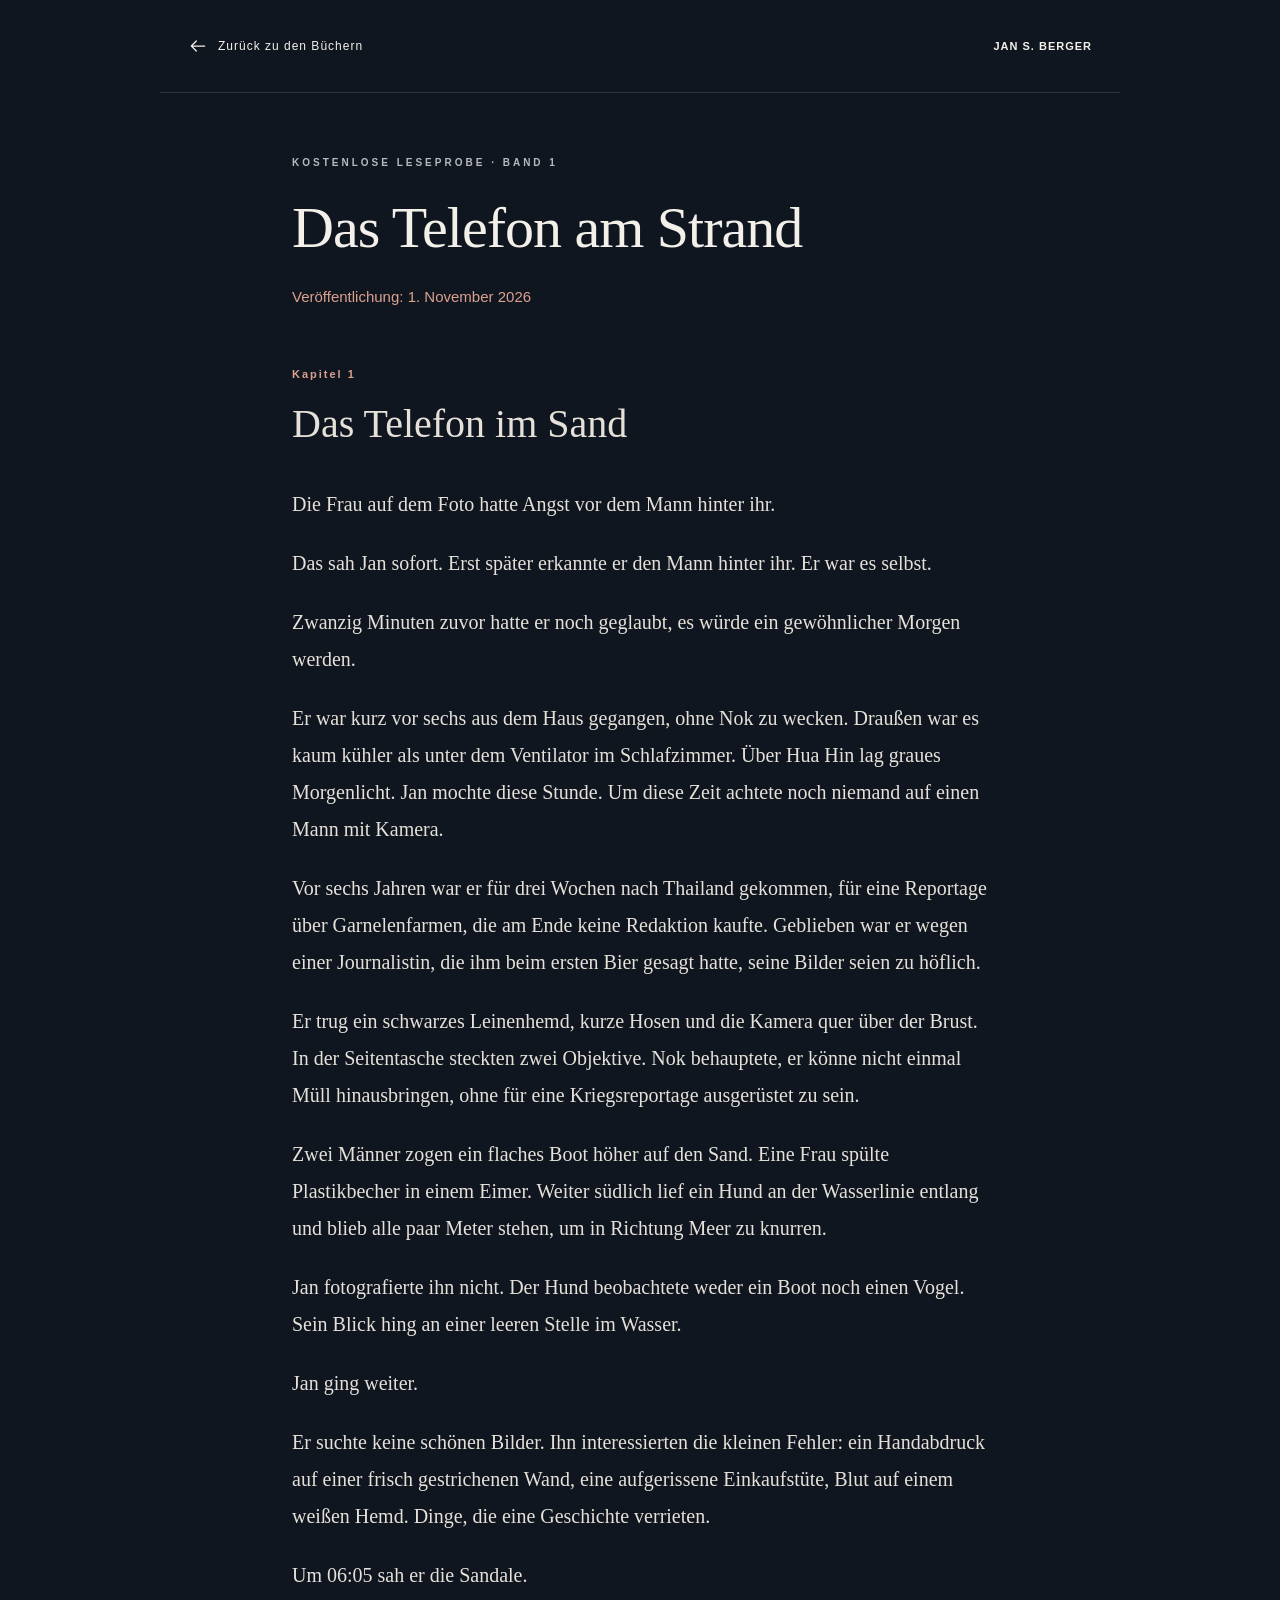
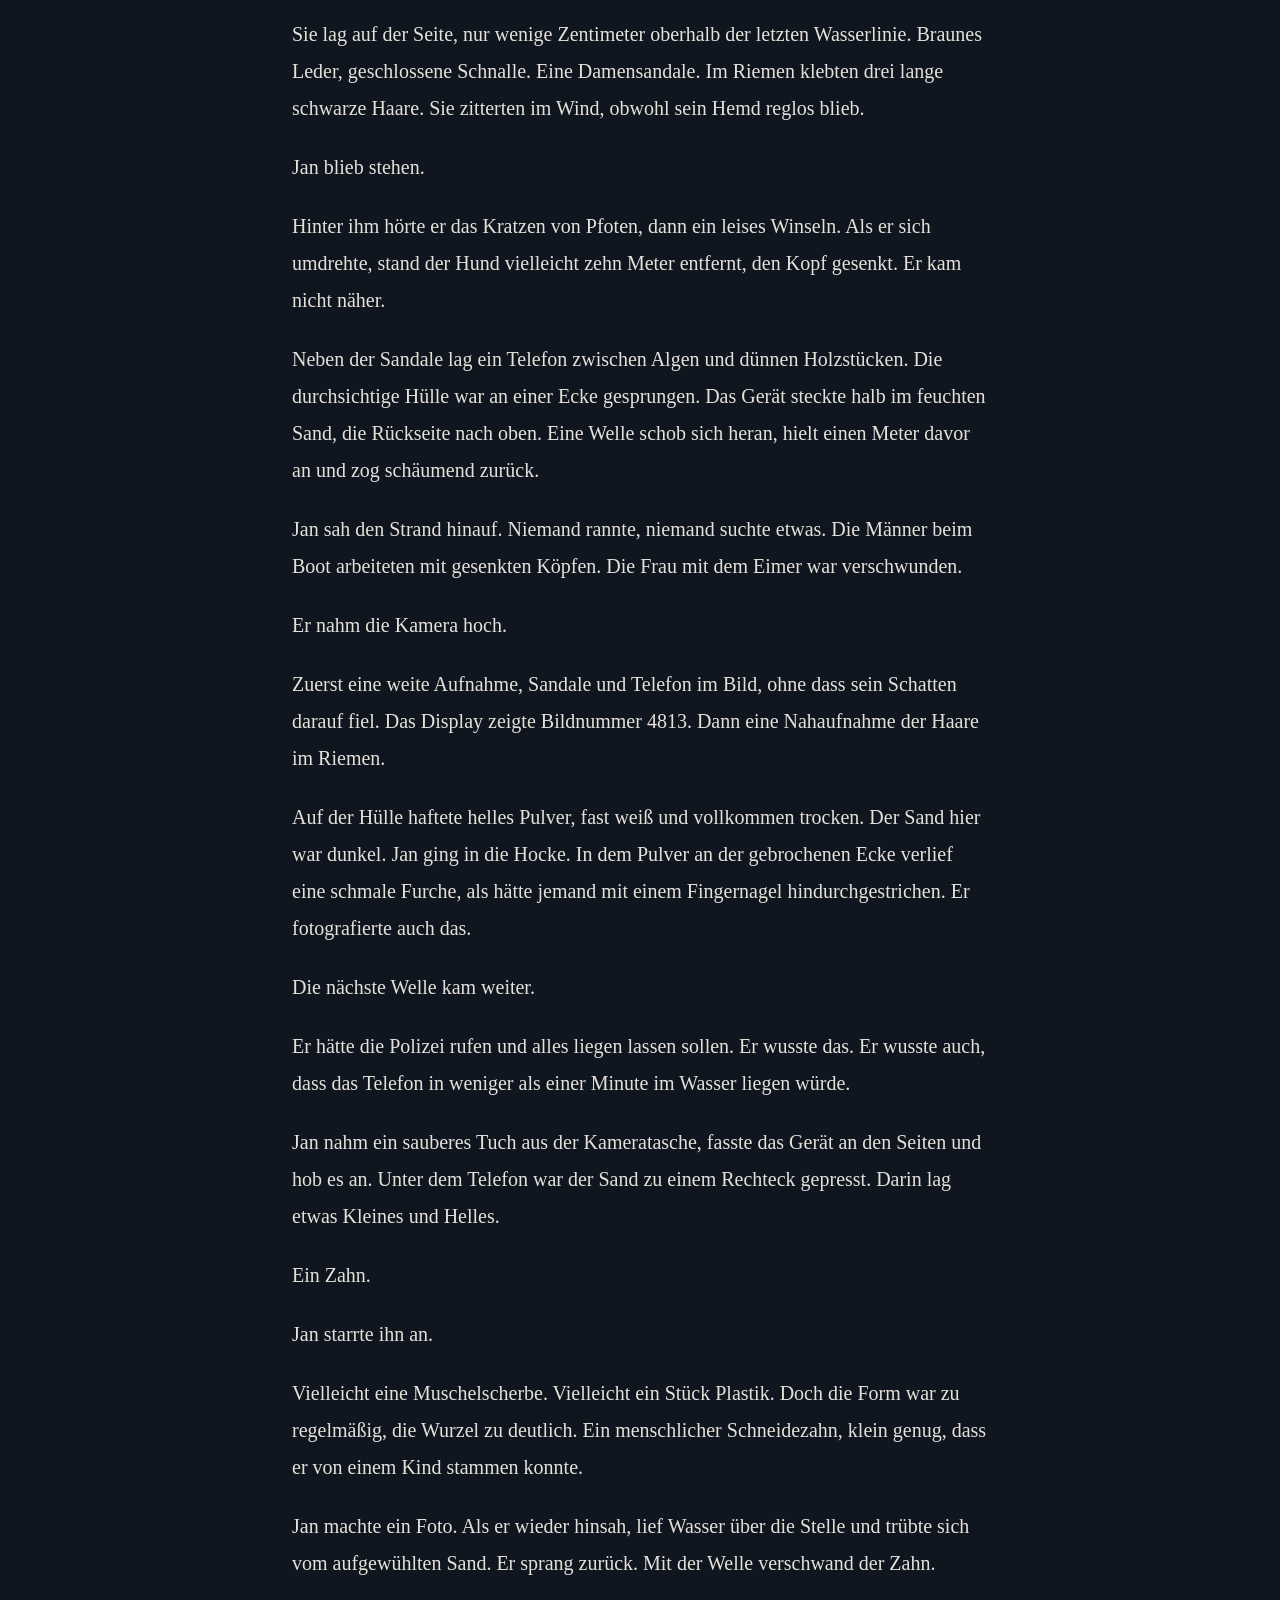
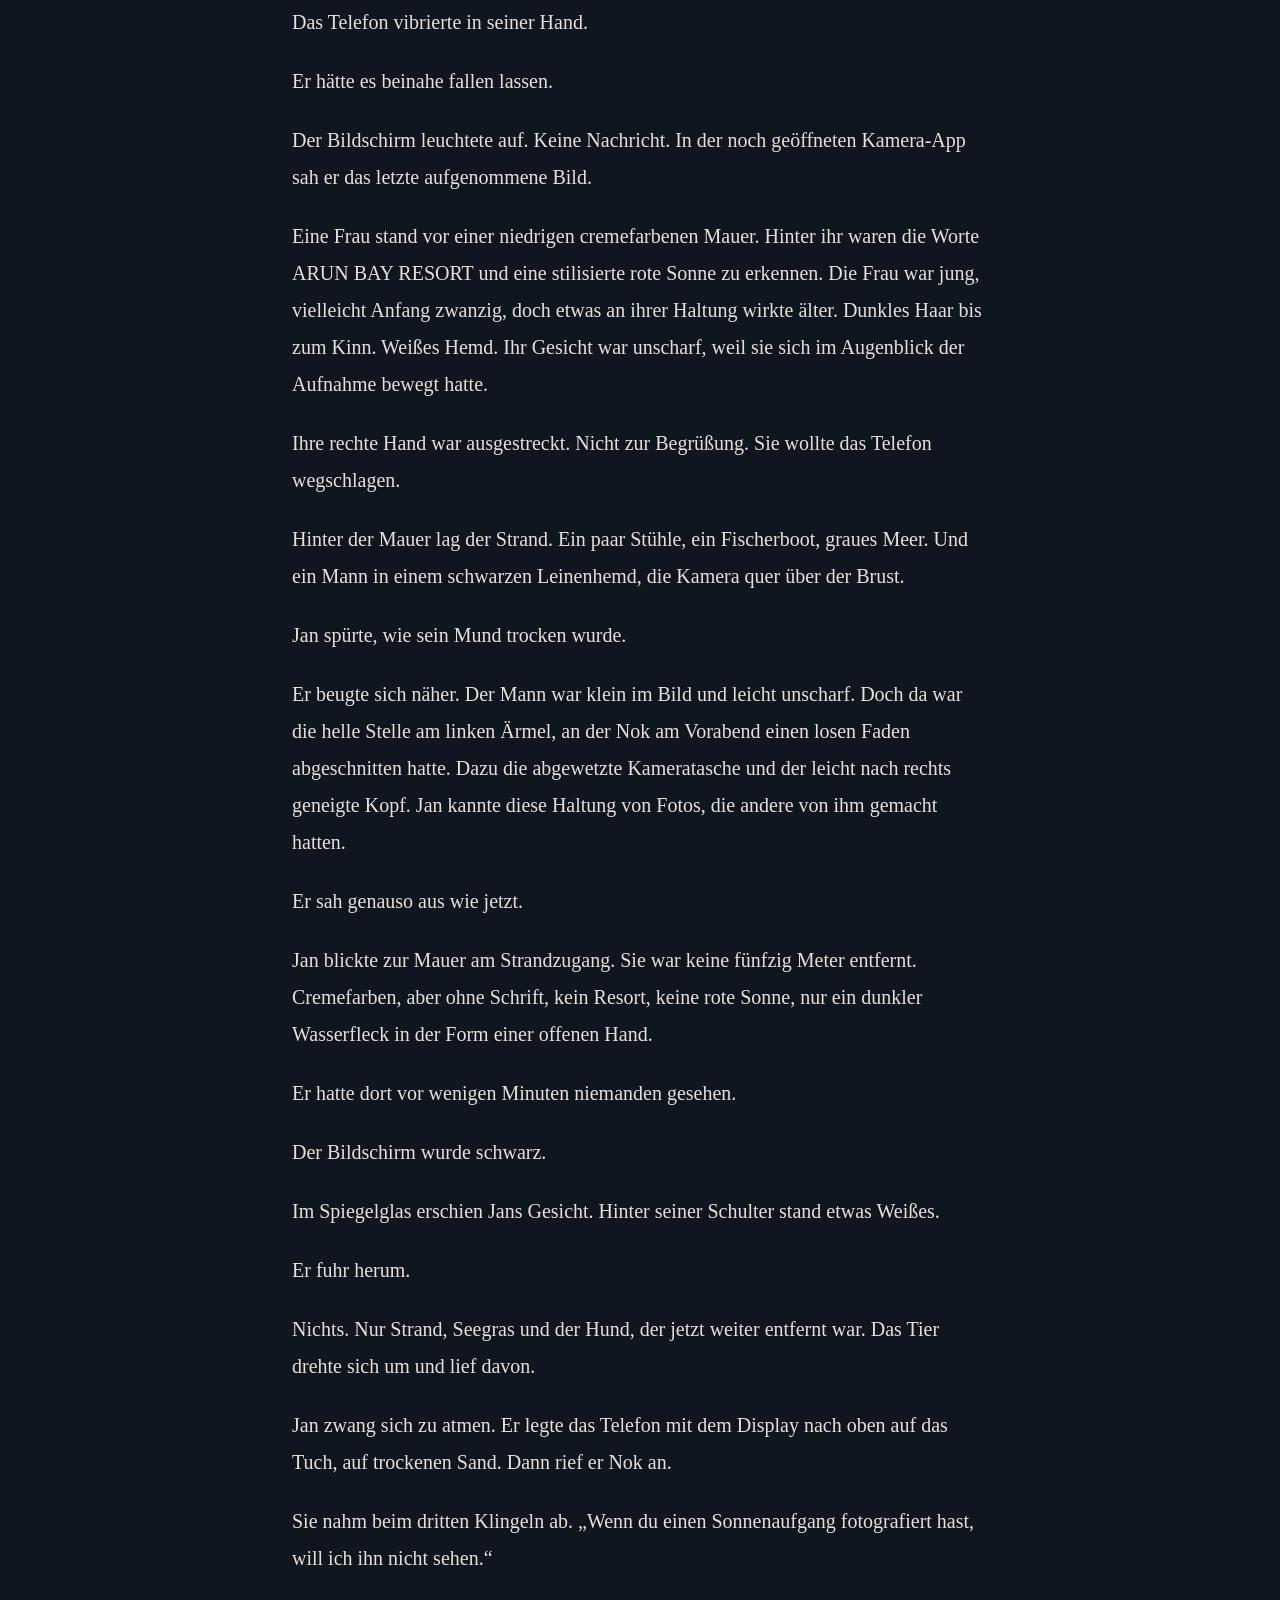
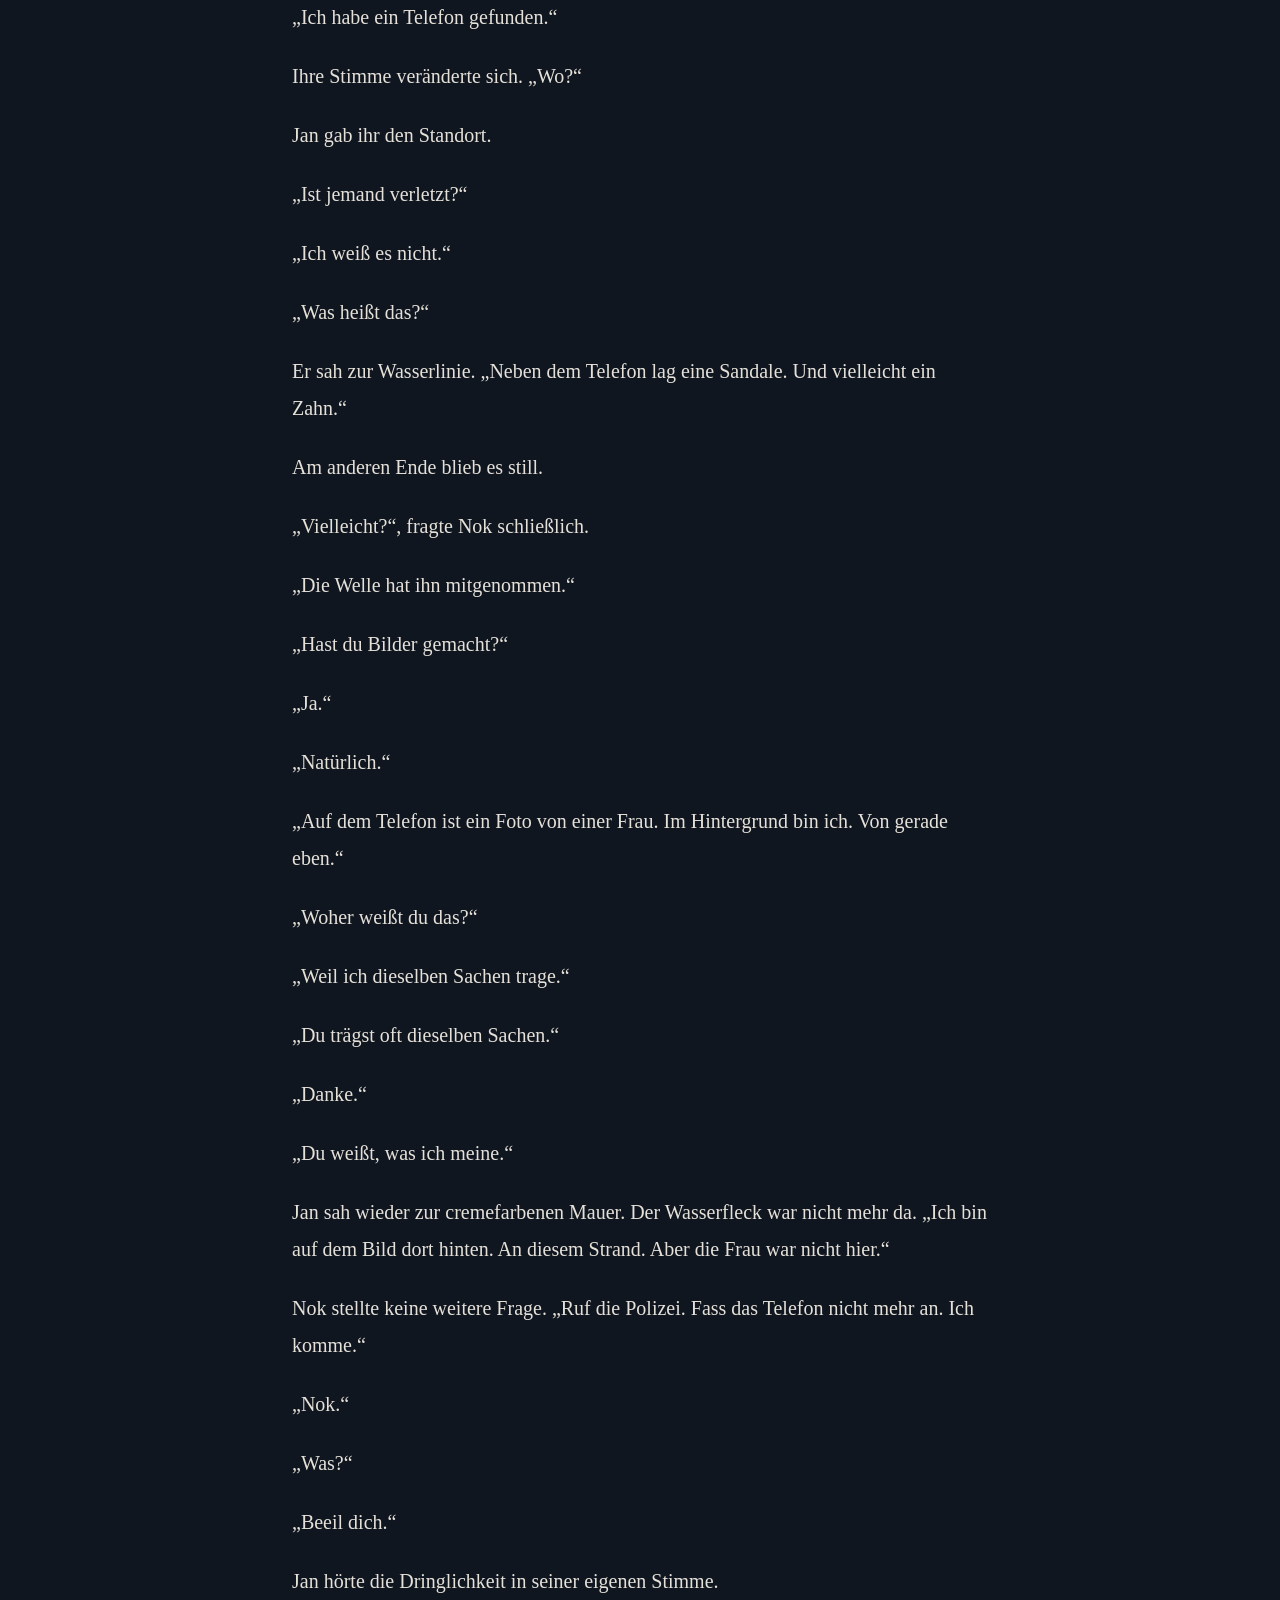
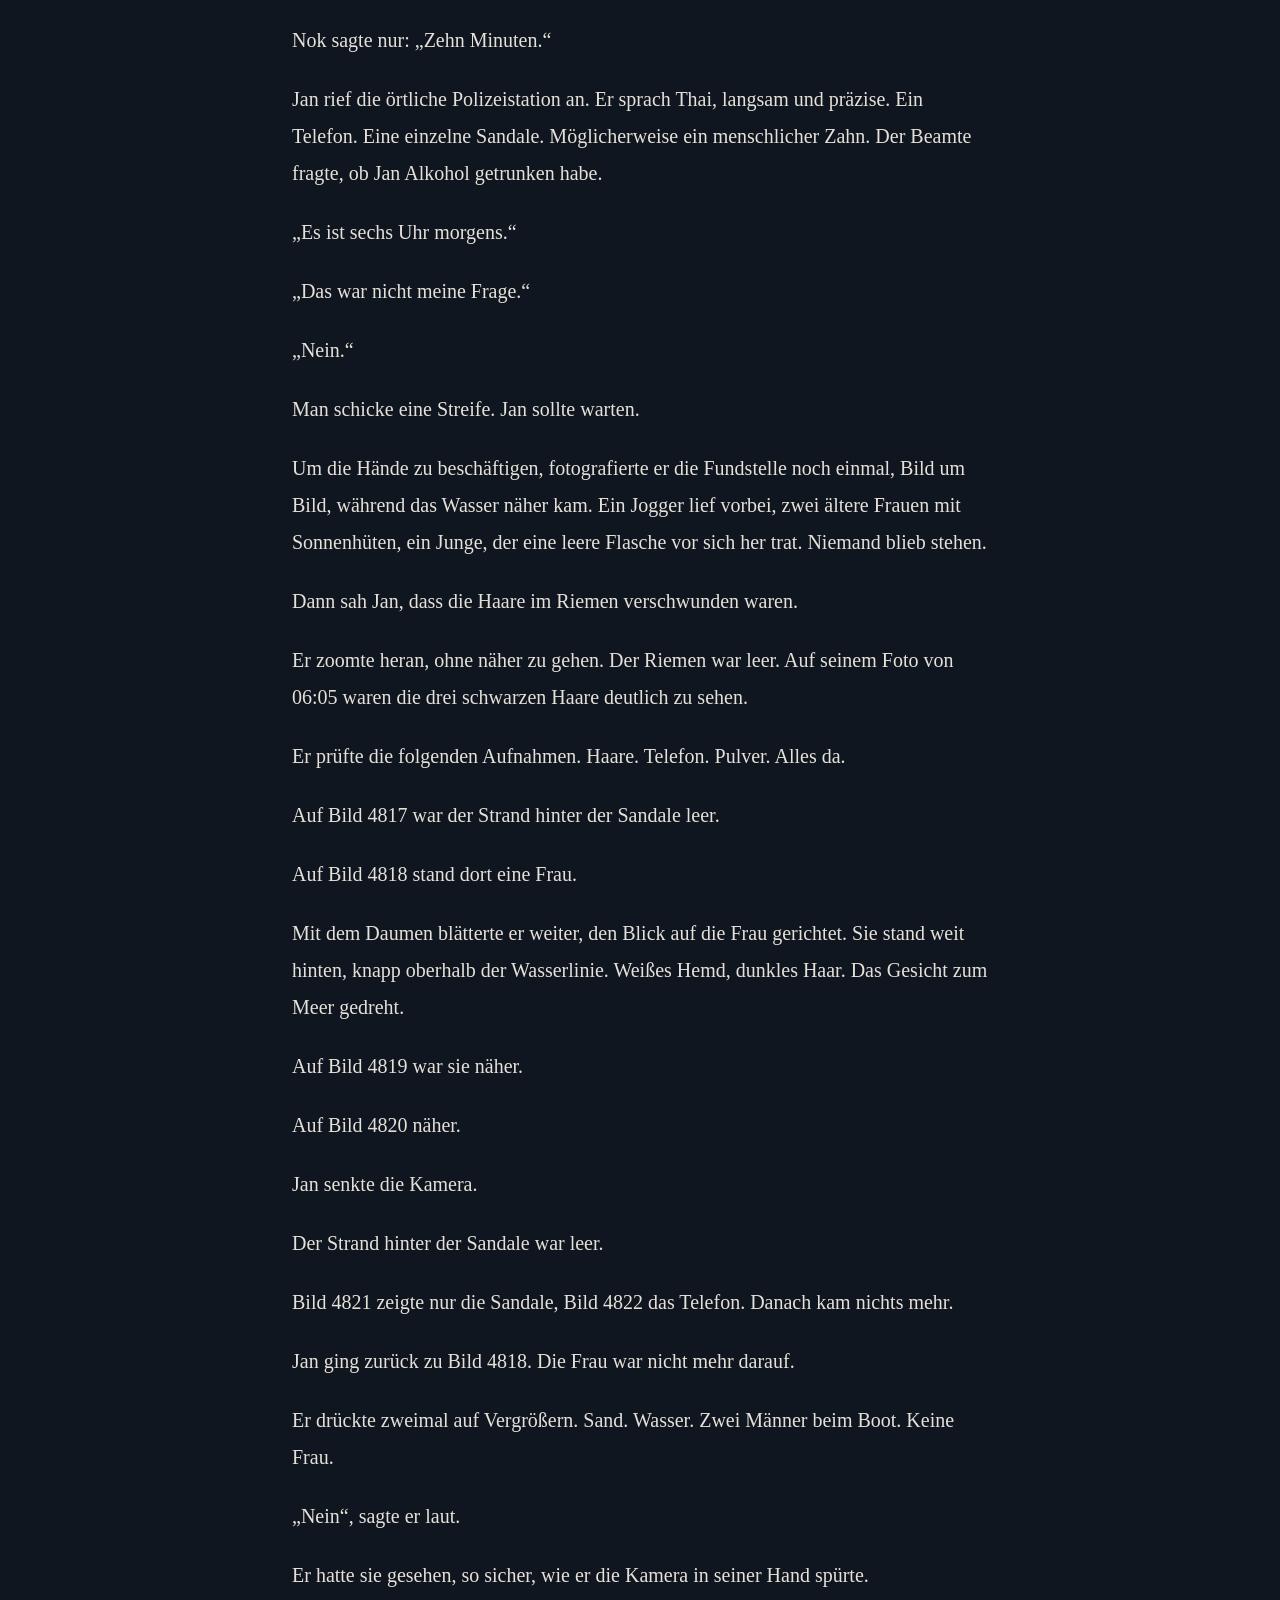
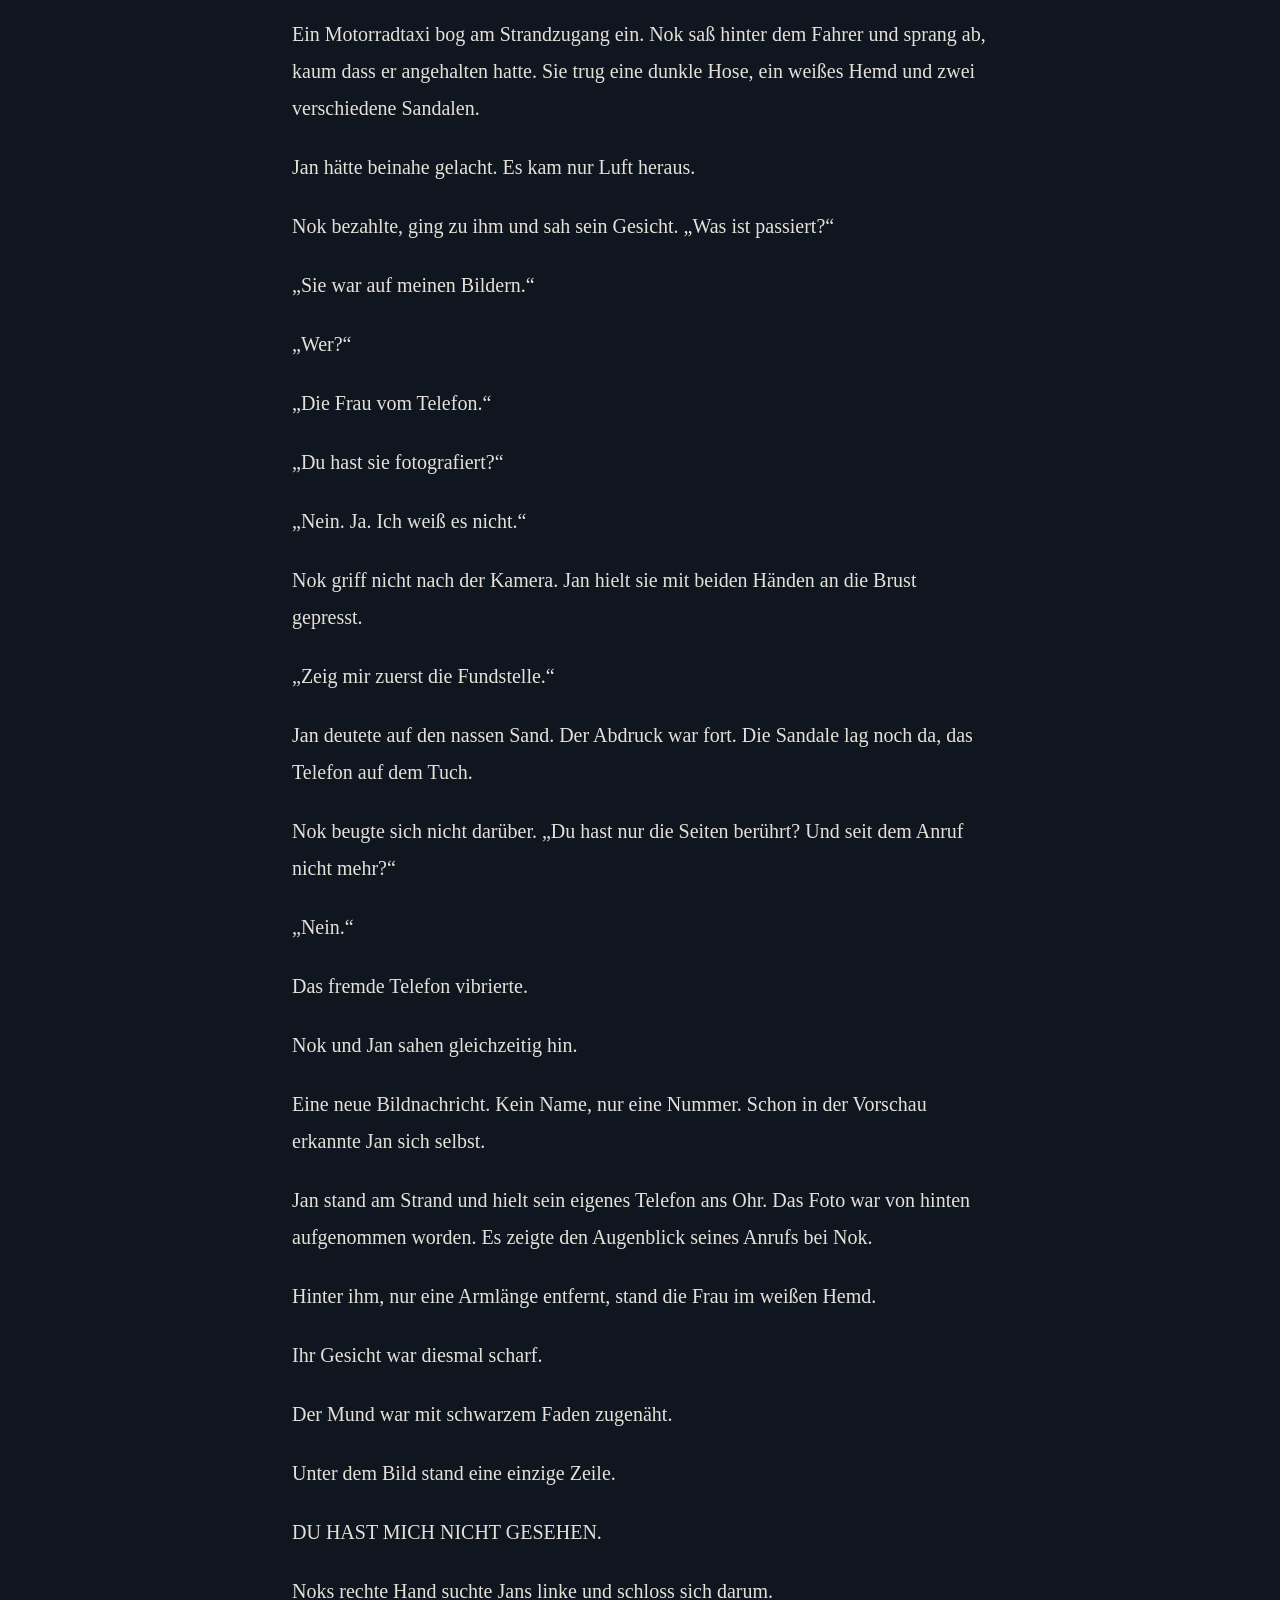
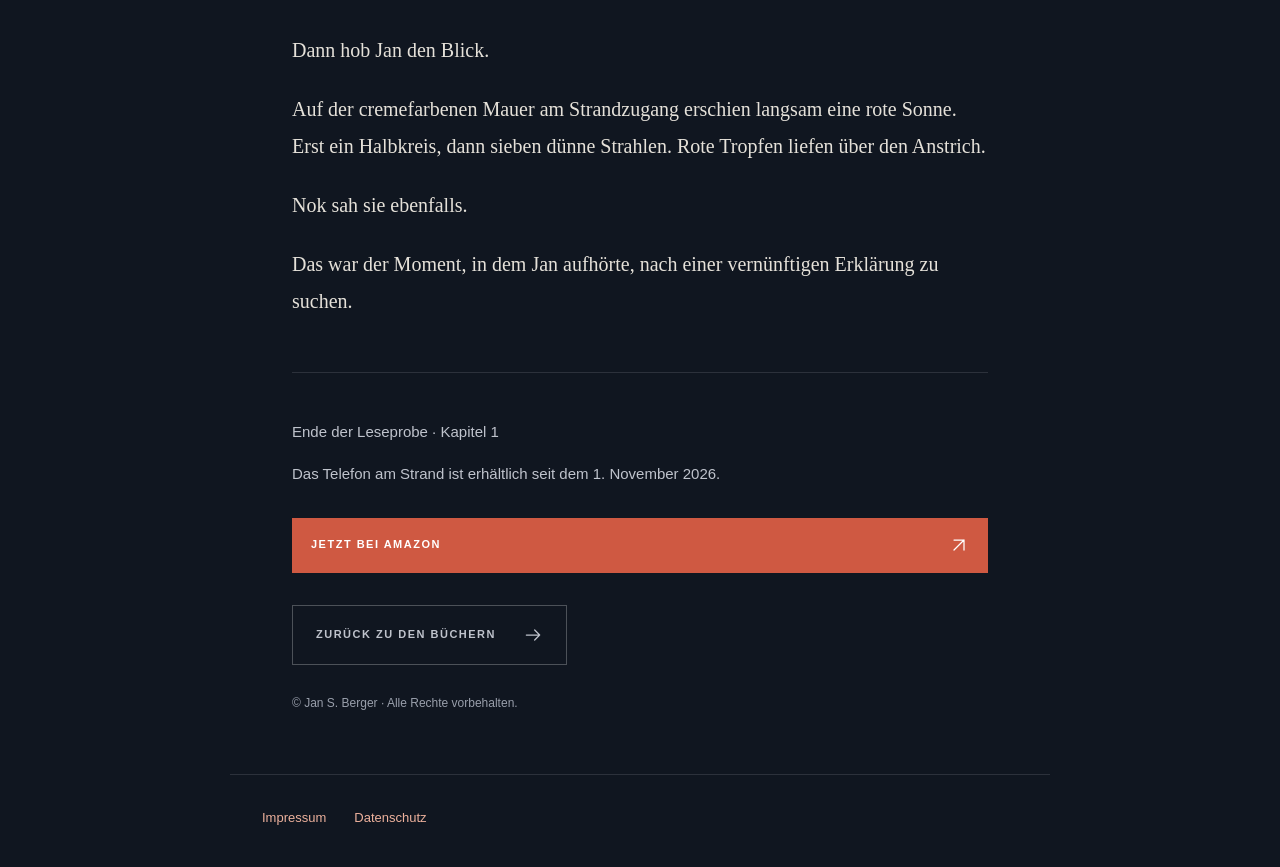
<file: leseproben/telefon.html>
<!doctype html>
<html lang="de"><head><meta charset="utf-8"><meta name="viewport" content="width=device-width, initial-scale=1"><meta name="description" content="Kostenlose Leseprobe: Kapitel 1 aus Das Telefon am Strand von Jan S. Berger."><title>Leseprobe – Das Telefon am Strand | Jan S. Berger</title><link rel="stylesheet" href="../style.css?v=20261101-amazon1"><link rel="icon" href="../assets/favicon.svg"></head>
<body class="reading-page"><header class="reading-header"><a href="../#buecher"><svg class="ui-arrow" viewBox="0 0 24 24" width="20" height="20" fill="none" stroke="currentColor" stroke-width="1.5" stroke-linecap="round" stroke-linejoin="round" aria-hidden="true"><path d="M20 12H4M10 6l-6 6 6 6"/></svg> Zurück zu den Büchern</a><span>JAN S. BERGER</span></header><main class="reading-main"><p class="section-kicker">KOSTENLOSE LESEPROBE · BAND 1</p><h1>Das Telefon am Strand</h1><p class="reading-release">Veröffentlichung: <time datetime="2026-11-01">1. November 2026</time></p><article class="reading-prose" aria-labelledby="chapter-title"><h2 id="chapter-title"><small>Kapitel 1</small>Das Telefon im Sand</h2>
<p>Die Frau auf dem Foto hatte Angst vor dem Mann hinter ihr.</p>
<p>Das sah Jan sofort. Erst später erkannte er den Mann hinter ihr. Er war es selbst.</p>
<p>Zwanzig Minuten zuvor hatte er noch geglaubt, es würde ein gewöhnlicher Morgen werden.</p>
<p>Er war kurz vor sechs aus dem Haus gegangen, ohne Nok zu wecken. Draußen war es kaum kühler als unter dem Ventilator im Schlafzimmer. Über Hua Hin lag graues Morgenlicht. Jan mochte diese Stunde. Um diese Zeit achtete noch niemand auf einen Mann mit Kamera.</p>
<p>Vor sechs Jahren war er für drei Wochen nach Thailand gekommen, für eine Reportage über Garnelenfarmen, die am Ende keine Redaktion kaufte. Geblieben war er wegen einer Journalistin, die ihm beim ersten Bier gesagt hatte, seine Bilder seien zu höflich.</p>
<p>Er trug ein schwarzes Leinenhemd, kurze Hosen und die Kamera quer über der Brust. In der Seitentasche steckten zwei Objektive. Nok behauptete, er könne nicht einmal Müll hinausbringen, ohne für eine Kriegsreportage ausgerüstet zu sein.</p>
<p>Zwei Männer zogen ein flaches Boot höher auf den Sand. Eine Frau spülte Plastikbecher in einem Eimer. Weiter südlich lief ein Hund an der Wasserlinie entlang und blieb alle paar Meter stehen, um in Richtung Meer zu knurren.</p>
<p>Jan fotografierte ihn nicht. Der Hund beobachtete weder ein Boot noch einen Vogel. Sein Blick hing an einer leeren Stelle im Wasser.</p>
<p>Jan ging weiter.</p>
<p>Er suchte keine schönen Bilder. Ihn interessierten die kleinen Fehler: ein Handabdruck auf einer frisch gestrichenen Wand, eine aufgerissene Einkaufstüte, Blut auf einem weißen Hemd. Dinge, die eine Geschichte verrieten.</p>
<p>Um 06:05 sah er die Sandale.</p>
<p>Sie lag auf der Seite, nur wenige Zentimeter oberhalb der letzten Wasserlinie. Braunes Leder, geschlossene Schnalle. Eine Damensandale. Im Riemen klebten drei lange schwarze Haare. Sie zitterten im Wind, obwohl sein Hemd reglos blieb.</p>
<p>Jan blieb stehen.</p>
<p>Hinter ihm hörte er das Kratzen von Pfoten, dann ein leises Winseln. Als er sich umdrehte, stand der Hund vielleicht zehn Meter entfernt, den Kopf gesenkt. Er kam nicht näher.</p>
<p>Neben der Sandale lag ein Telefon zwischen Algen und dünnen Holzstücken. Die durchsichtige Hülle war an einer Ecke gesprungen. Das Gerät steckte halb im feuchten Sand, die Rückseite nach oben. Eine Welle schob sich heran, hielt einen Meter davor an und zog schäumend zurück.</p>
<p>Jan sah den Strand hinauf. Niemand rannte, niemand suchte etwas. Die Männer beim Boot arbeiteten mit gesenkten Köpfen. Die Frau mit dem Eimer war verschwunden.</p>
<p>Er nahm die Kamera hoch.</p>
<p>Zuerst eine weite Aufnahme, Sandale und Telefon im Bild, ohne dass sein Schatten darauf fiel. Das Display zeigte Bildnummer 4813. Dann eine Nahaufnahme der Haare im Riemen.</p>
<p>Auf der Hülle haftete helles Pulver, fast weiß und vollkommen trocken. Der Sand hier war dunkel. Jan ging in die Hocke. In dem Pulver an der gebrochenen Ecke verlief eine schmale Furche, als hätte jemand mit einem Fingernagel hindurchgestrichen. Er fotografierte auch das.</p>
<p>Die nächste Welle kam weiter.</p>
<p>Er hätte die Polizei rufen und alles liegen lassen sollen. Er wusste das. Er wusste auch, dass das Telefon in weniger als einer Minute im Wasser liegen würde.</p>
<p>Jan nahm ein sauberes Tuch aus der Kameratasche, fasste das Gerät an den Seiten und hob es an. Unter dem Telefon war der Sand zu einem Rechteck gepresst. Darin lag etwas Kleines und Helles.</p>
<p>Ein Zahn.</p>
<p>Jan starrte ihn an.</p>
<p>Vielleicht eine Muschelscherbe. Vielleicht ein Stück Plastik. Doch die Form war zu regelmäßig, die Wurzel zu deutlich. Ein menschlicher Schneidezahn, klein genug, dass er von einem Kind stammen konnte.</p>
<p>Jan machte ein Foto. Als er wieder hinsah, lief Wasser über die Stelle und trübte sich vom aufgewühlten Sand. Er sprang zurück. Mit der Welle verschwand der Zahn.</p>
<p>Das Telefon vibrierte in seiner Hand.</p>
<p>Er hätte es beinahe fallen lassen.</p>
<p>Der Bildschirm leuchtete auf. Keine Nachricht. In der noch geöffneten Kamera-App sah er das letzte aufgenommene Bild.</p>
<p>Eine Frau stand vor einer niedrigen cremefarbenen Mauer. Hinter ihr waren die Worte ARUN BAY RESORT und eine stilisierte rote Sonne zu erkennen. Die Frau war jung, vielleicht Anfang zwanzig, doch etwas an ihrer Haltung wirkte älter. Dunkles Haar bis zum Kinn. Weißes Hemd. Ihr Gesicht war unscharf, weil sie sich im Augenblick der Aufnahme bewegt hatte.</p>
<p>Ihre rechte Hand war ausgestreckt. Nicht zur Begrüßung. Sie wollte das Telefon wegschlagen.</p>
<p>Hinter der Mauer lag der Strand. Ein paar Stühle, ein Fischerboot, graues Meer. Und ein Mann in einem schwarzen Leinenhemd, die Kamera quer über der Brust.</p>
<p>Jan spürte, wie sein Mund trocken wurde.</p>
<p>Er beugte sich näher. Der Mann war klein im Bild und leicht unscharf. Doch da war die helle Stelle am linken Ärmel, an der Nok am Vorabend einen losen Faden abgeschnitten hatte. Dazu die abgewetzte Kameratasche und der leicht nach rechts geneigte Kopf. Jan kannte diese Haltung von Fotos, die andere von ihm gemacht hatten.</p>
<p>Er sah genauso aus wie jetzt.</p>
<p>Jan blickte zur Mauer am Strandzugang. Sie war keine fünfzig Meter entfernt. Cremefarben, aber ohne Schrift, kein Resort, keine rote Sonne, nur ein dunkler Wasserfleck in der Form einer offenen Hand.</p>
<p>Er hatte dort vor wenigen Minuten niemanden gesehen.</p>
<p>Der Bildschirm wurde schwarz.</p>
<p>Im Spiegelglas erschien Jans Gesicht. Hinter seiner Schulter stand etwas Weißes.</p>
<p>Er fuhr herum.</p>
<p>Nichts. Nur Strand, Seegras und der Hund, der jetzt weiter entfernt war. Das Tier drehte sich um und lief davon.</p>
<p>Jan zwang sich zu atmen. Er legte das Telefon mit dem Display nach oben auf das Tuch, auf trockenen Sand. Dann rief er Nok an.</p>
<p>Sie nahm beim dritten Klingeln ab. „Wenn du einen Sonnenaufgang fotografiert hast, will ich ihn nicht sehen.“</p>
<p>„Ich habe ein Telefon gefunden.“</p>
<p>Ihre Stimme veränderte sich. „Wo?“</p>
<p>Jan gab ihr den Standort.</p>
<p>„Ist jemand verletzt?“</p>
<p>„Ich weiß es nicht.“</p>
<p>„Was heißt das?“</p>
<p>Er sah zur Wasserlinie. „Neben dem Telefon lag eine Sandale. Und vielleicht ein Zahn.“</p>
<p>Am anderen Ende blieb es still.</p>
<p>„Vielleicht?“, fragte Nok schließlich.</p>
<p>„Die Welle hat ihn mitgenommen.“</p>
<p>„Hast du Bilder gemacht?“</p>
<p>„Ja.“</p>
<p>„Natürlich.“</p>
<p>„Auf dem Telefon ist ein Foto von einer Frau. Im Hintergrund bin ich. Von gerade eben.“</p>
<p>„Woher weißt du das?“</p>
<p>„Weil ich dieselben Sachen trage.“</p>
<p>„Du trägst oft dieselben Sachen.“</p>
<p>„Danke.“</p>
<p>„Du weißt, was ich meine.“</p>
<p>Jan sah wieder zur cremefarbenen Mauer. Der Wasserfleck war nicht mehr da. „Ich bin auf dem Bild dort hinten. An diesem Strand. Aber die Frau war nicht hier.“</p>
<p>Nok stellte keine weitere Frage. „Ruf die Polizei. Fass das Telefon nicht mehr an. Ich komme.“</p>
<p>„Nok.“</p>
<p>„Was?“</p>
<p>„Beeil dich.“</p>
<p>Jan hörte die Dringlichkeit in seiner eigenen Stimme.</p>
<p>Nok sagte nur: „Zehn Minuten.“</p>
<p>Jan rief die örtliche Polizeistation an. Er sprach Thai, langsam und präzise. Ein Telefon. Eine einzelne Sandale. Möglicherweise ein menschlicher Zahn. Der Beamte fragte, ob Jan Alkohol getrunken habe.</p>
<p>„Es ist sechs Uhr morgens.“</p>
<p>„Das war nicht meine Frage.“</p>
<p>„Nein.“</p>
<p>Man schicke eine Streife. Jan sollte warten.</p>
<p>Um die Hände zu beschäftigen, fotografierte er die Fundstelle noch einmal, Bild um Bild, während das Wasser näher kam. Ein Jogger lief vorbei, zwei ältere Frauen mit Sonnenhüten, ein Junge, der eine leere Flasche vor sich her trat. Niemand blieb stehen.</p>
<p>Dann sah Jan, dass die Haare im Riemen verschwunden waren.</p>
<p>Er zoomte heran, ohne näher zu gehen. Der Riemen war leer. Auf seinem Foto von 06:05 waren die drei schwarzen Haare deutlich zu sehen.</p>
<p>Er prüfte die folgenden Aufnahmen. Haare. Telefon. Pulver. Alles da.</p>
<p>Auf Bild 4817 war der Strand hinter der Sandale leer.</p>
<p>Auf Bild 4818 stand dort eine Frau.</p>
<p>Mit dem Daumen blätterte er weiter, den Blick auf die Frau gerichtet. Sie stand weit hinten, knapp oberhalb der Wasserlinie. Weißes Hemd, dunkles Haar. Das Gesicht zum Meer gedreht.</p>
<p>Auf Bild 4819 war sie näher.</p>
<p>Auf Bild 4820 näher.</p>
<p>Jan senkte die Kamera.</p>
<p>Der Strand hinter der Sandale war leer.</p>
<p>Bild 4821 zeigte nur die Sandale, Bild 4822 das Telefon. Danach kam nichts mehr.</p>
<p>Jan ging zurück zu Bild 4818. Die Frau war nicht mehr darauf.</p>
<p>Er drückte zweimal auf Vergrößern. Sand. Wasser. Zwei Männer beim Boot. Keine Frau.</p>
<p>„Nein“, sagte er laut.</p>
<p>Er hatte sie gesehen, so sicher, wie er die Kamera in seiner Hand spürte.</p>
<p>Ein Motorradtaxi bog am Strandzugang ein. Nok saß hinter dem Fahrer und sprang ab, kaum dass er angehalten hatte. Sie trug eine dunkle Hose, ein weißes Hemd und zwei verschiedene Sandalen.</p>
<p>Jan hätte beinahe gelacht. Es kam nur Luft heraus.</p>
<p>Nok bezahlte, ging zu ihm und sah sein Gesicht. „Was ist passiert?“</p>
<p>„Sie war auf meinen Bildern.“</p>
<p>„Wer?“</p>
<p>„Die Frau vom Telefon.“</p>
<p>„Du hast sie fotografiert?“</p>
<p>„Nein. Ja. Ich weiß es nicht.“</p>
<p>Nok griff nicht nach der Kamera. Jan hielt sie mit beiden Händen an die Brust gepresst.</p>
<p>„Zeig mir zuerst die Fundstelle.“</p>
<p>Jan deutete auf den nassen Sand. Der Abdruck war fort. Die Sandale lag noch da, das Telefon auf dem Tuch.</p>
<p>Nok beugte sich nicht darüber. „Du hast nur die Seiten berührt? Und seit dem Anruf nicht mehr?“</p>
<p>„Nein.“</p>
<p>Das fremde Telefon vibrierte.</p>
<p>Nok und Jan sahen gleichzeitig hin.</p>
<p>Eine neue Bildnachricht. Kein Name, nur eine Nummer. Schon in der Vorschau erkannte Jan sich selbst.</p>
<p>Jan stand am Strand und hielt sein eigenes Telefon ans Ohr. Das Foto war von hinten aufgenommen worden. Es zeigte den Augenblick seines Anrufs bei Nok.</p>
<p>Hinter ihm, nur eine Armlänge entfernt, stand die Frau im weißen Hemd.</p>
<p>Ihr Gesicht war diesmal scharf.</p>
<p>Der Mund war mit schwarzem Faden zugenäht.</p>
<p>Unter dem Bild stand eine einzige Zeile.</p>
<p>DU HAST MICH NICHT GESEHEN.</p>
<p>Noks rechte Hand suchte Jans linke und schloss sich darum.</p>
<p>Dann hob Jan den Blick.</p>
<p>Auf der cremefarbenen Mauer am Strandzugang erschien langsam eine rote Sonne. Erst ein Halbkreis, dann sieben dünne Strahlen. Rote Tropfen liefen über den Anstrich.</p>
<p>Nok sah sie ebenfalls.</p>
<p>Das war der Moment, in dem Jan aufhörte, nach einer vernünftigen Erklärung zu suchen.</p>
</article><footer class="reading-end"><p>Ende der Leseprobe · Kapitel 1</p><p>Das Telefon am Strand ist erhältlich seit dem <time datetime="2026-11-01">1. November 2026</time>.</p><a class="btn btn-primary book-purchase-link" href="https://amzn.eu/d/0iFCLvPs" target="_blank" rel="noopener noreferrer">JETZT BEI AMAZON <svg class="ui-arrow" viewBox="0 0 24 24" width="20" height="20" fill="none" stroke="currentColor" stroke-width="1.5" stroke-linecap="round" stroke-linejoin="round" aria-hidden="true"><path d="M6 18 18 6M6 6h12v12"/></svg></a><a class="btn btn-ghost" href="../#buecher">ZURÜCK ZU DEN BÜCHERN <svg class="ui-arrow" viewBox="0 0 24 24" width="20" height="20" fill="none" stroke="currentColor" stroke-width="1.5" stroke-linecap="round" stroke-linejoin="round" aria-hidden="true"><path d="M4 12h16M14 6l6 6-6 6"/></svg></a><p class="reading-copyright">© Jan S. Berger · Alle Rechte vorbehalten.</p></footer></main><footer class="legal-footer"><nav aria-label="Rechtliche Informationen"><a href="../impressum.html">Impressum</a><a href="../datenschutz.html">Datenschutz</a></nav></footer></body></html>
</file>
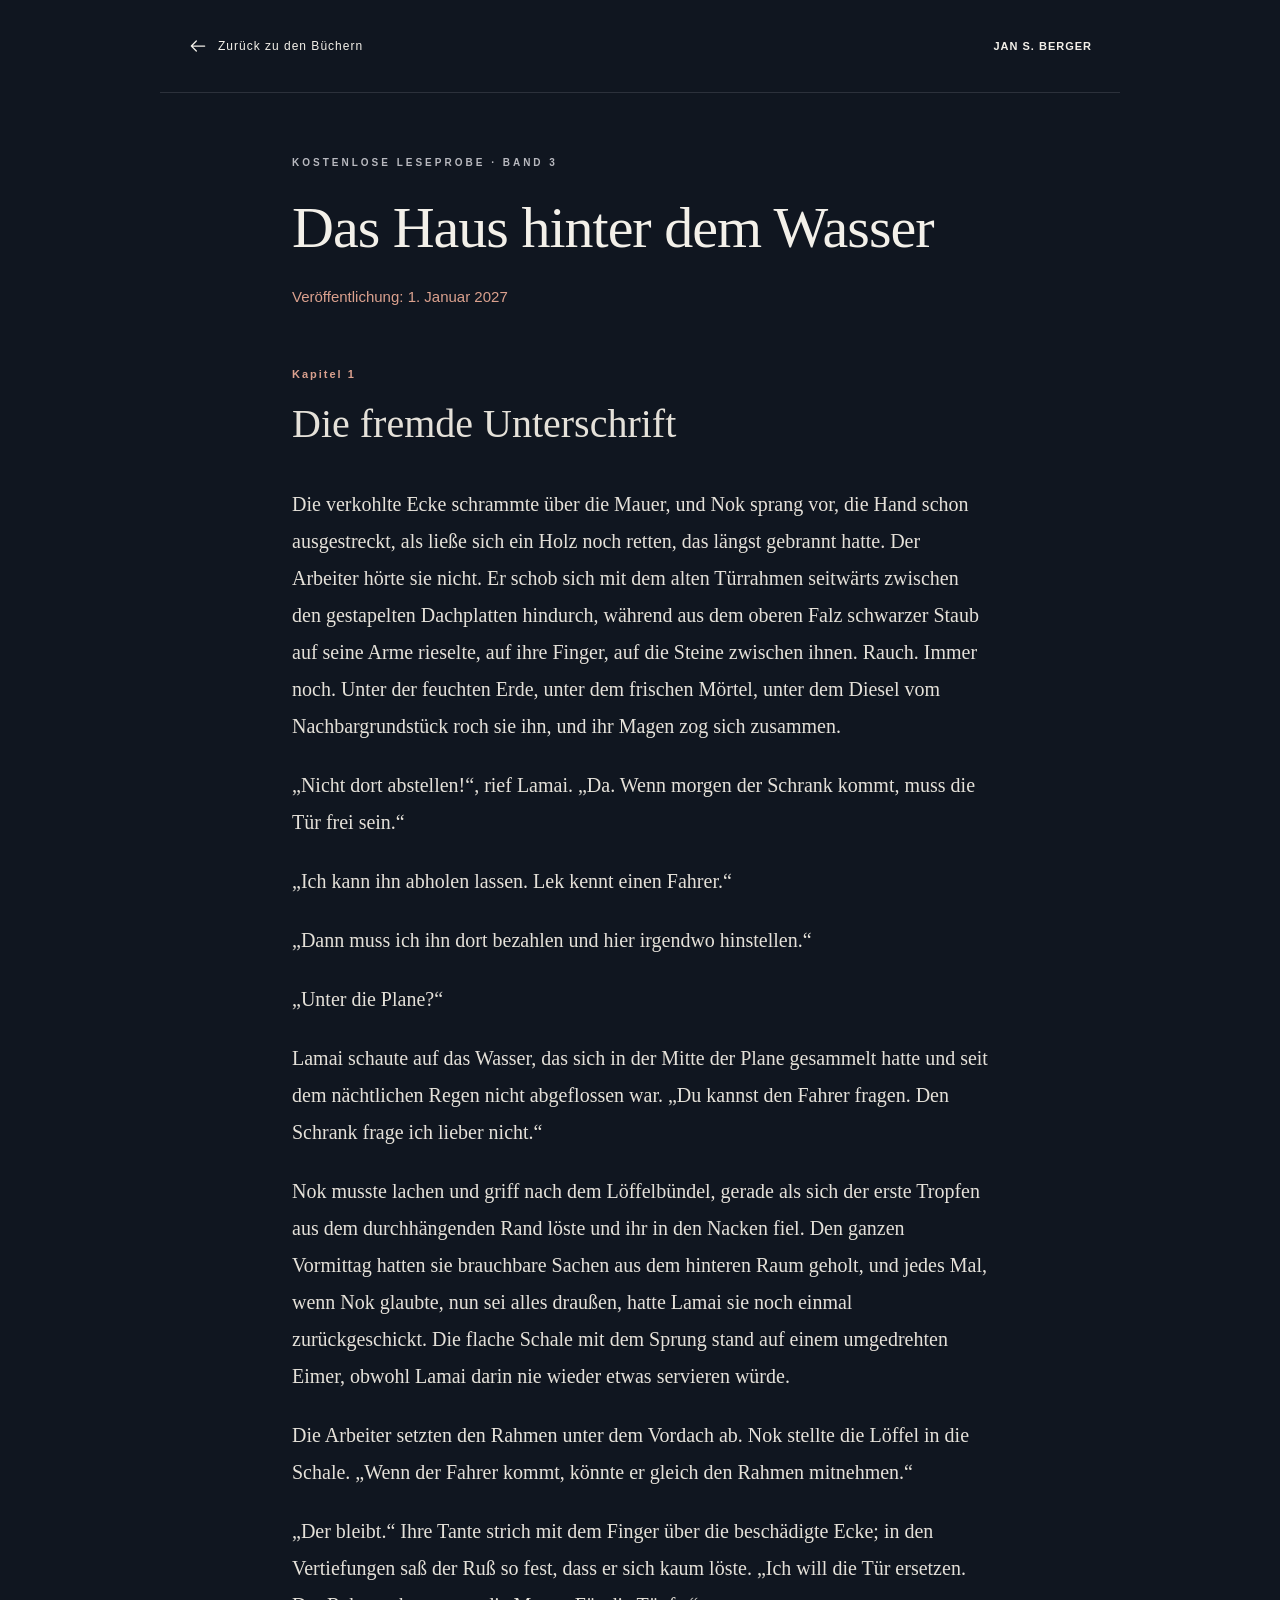
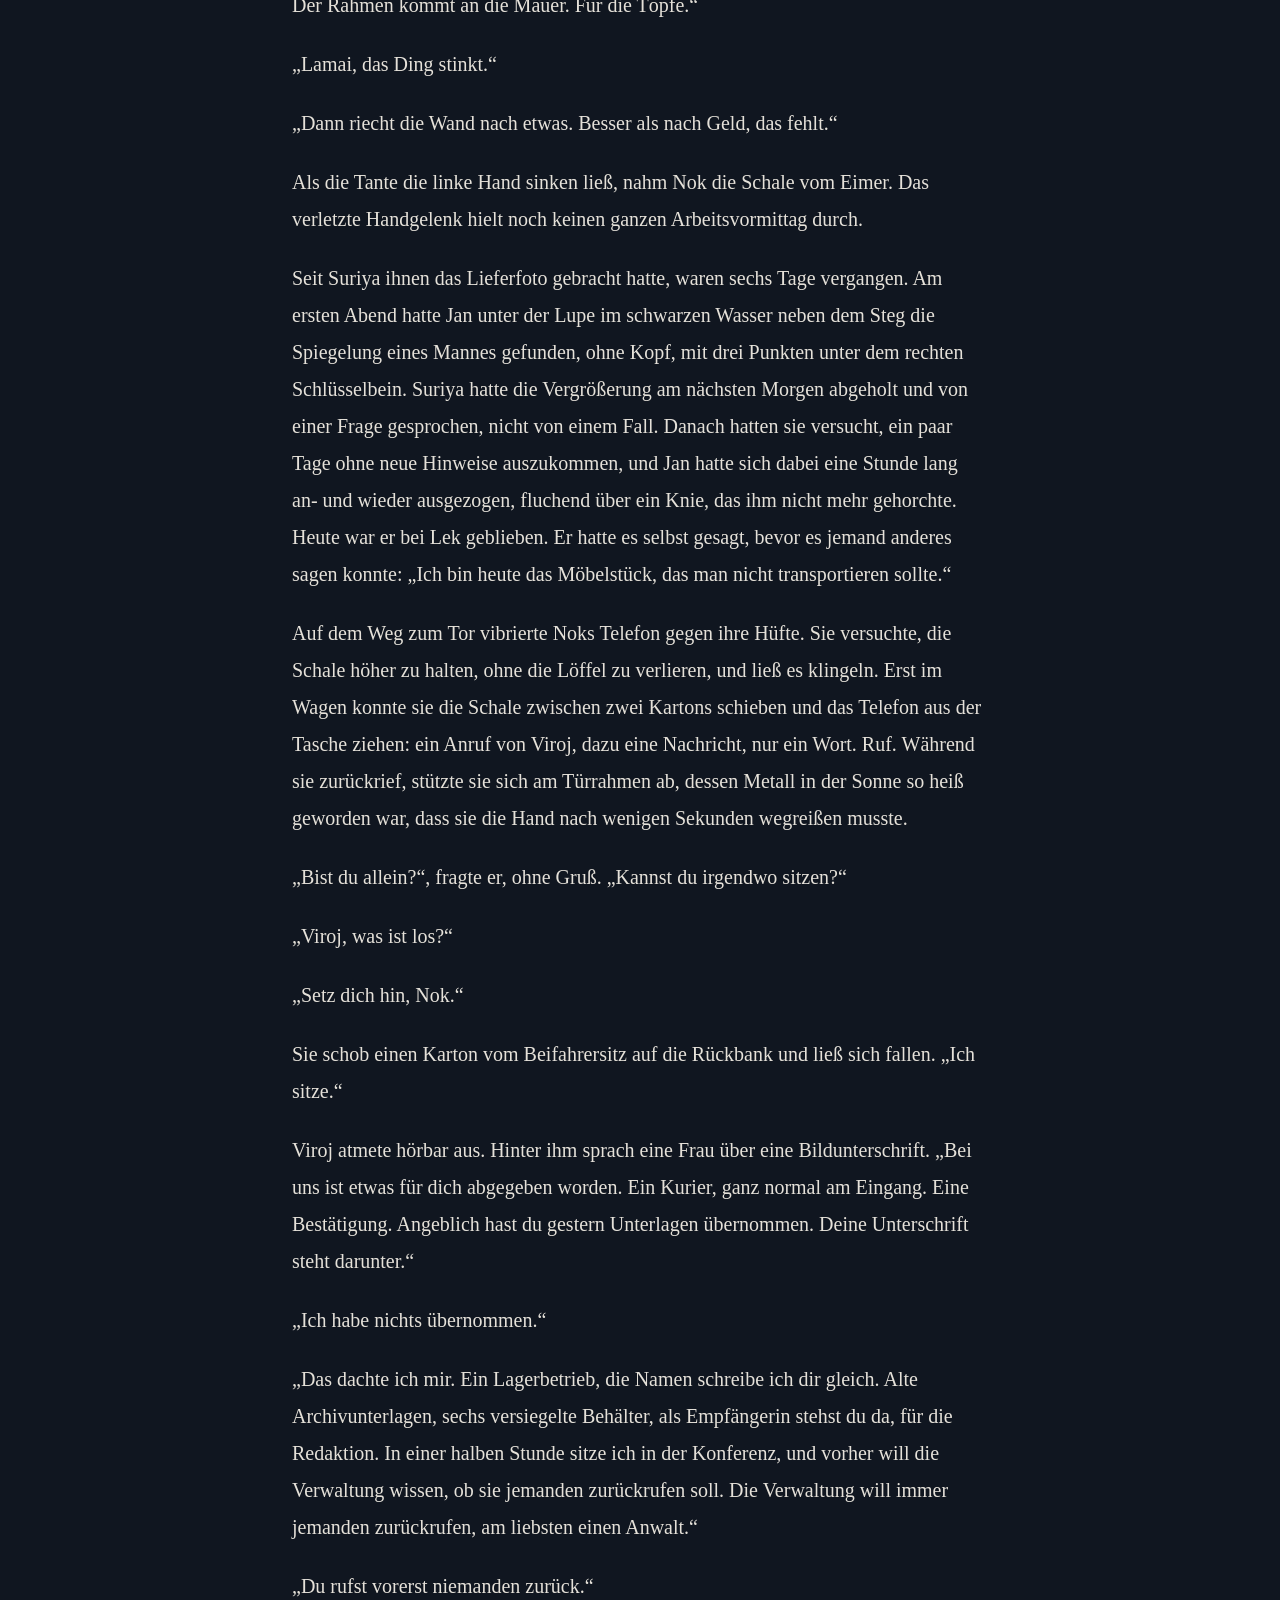
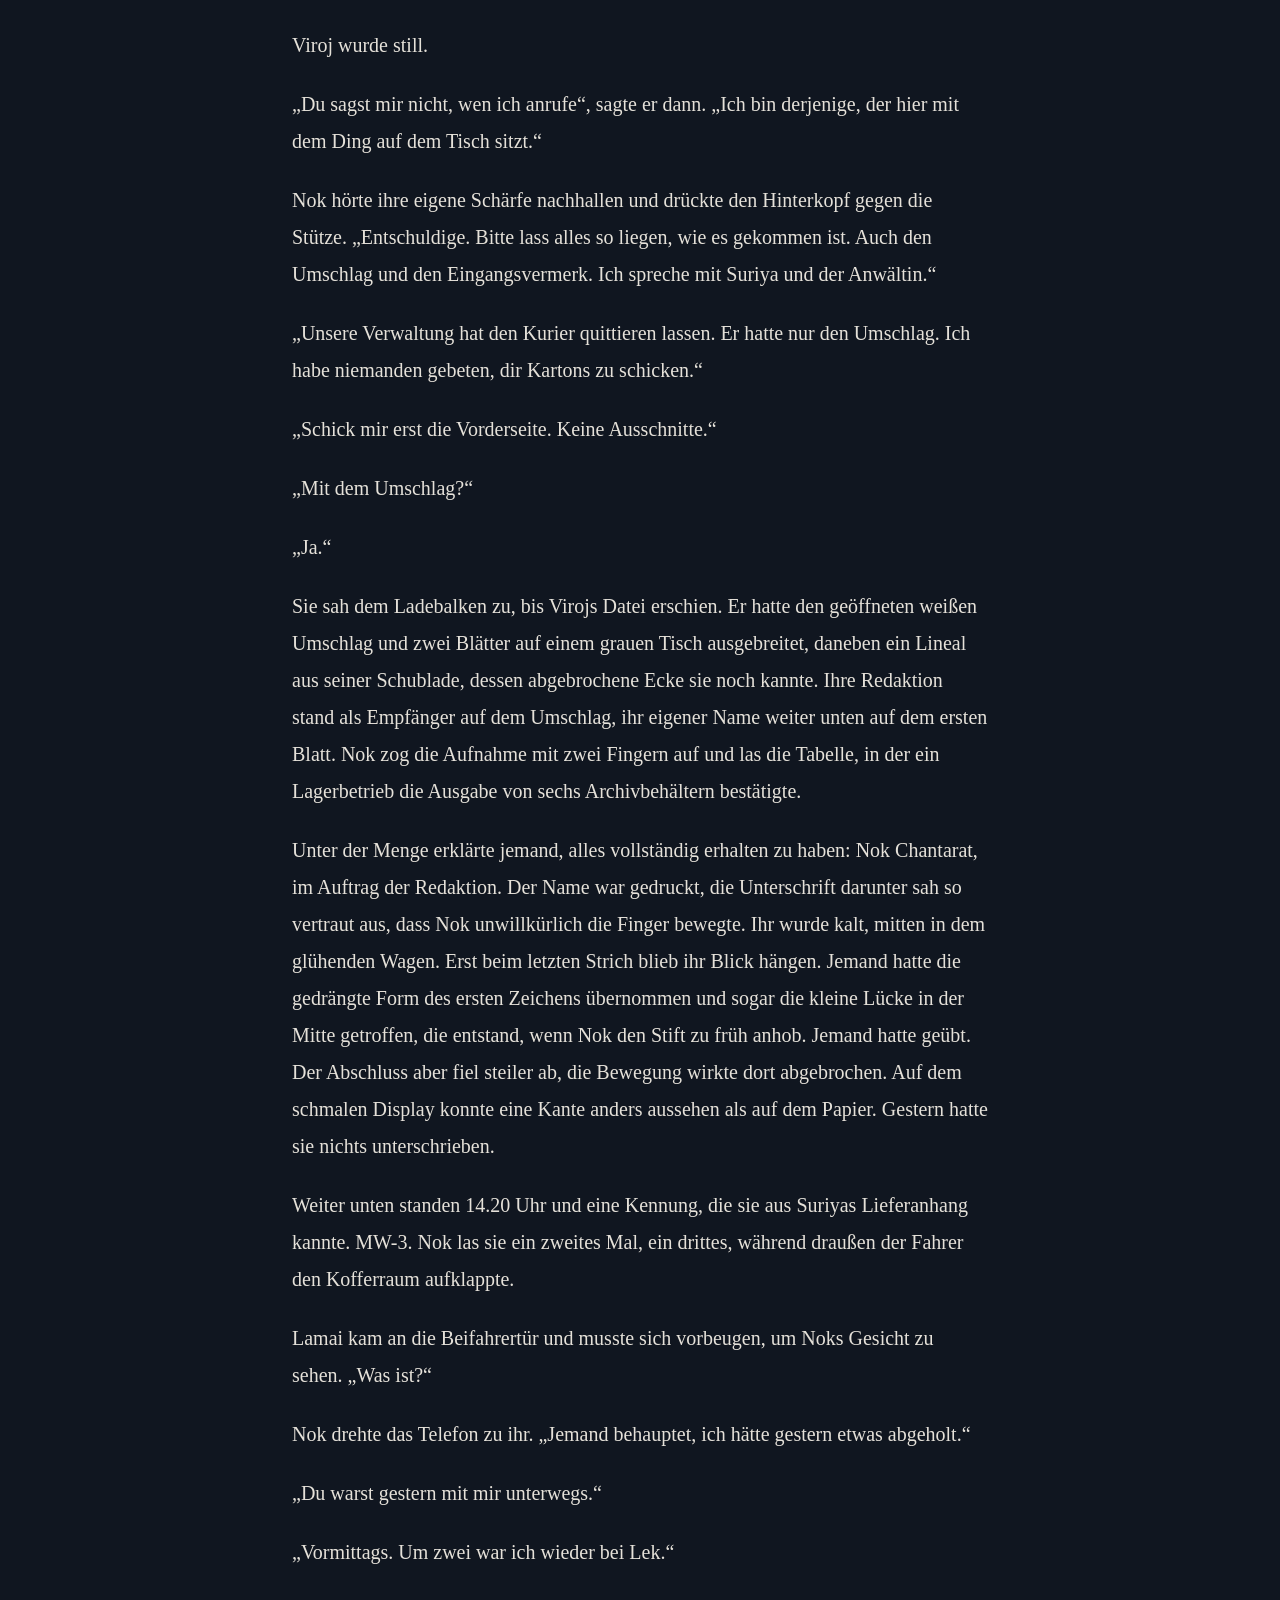
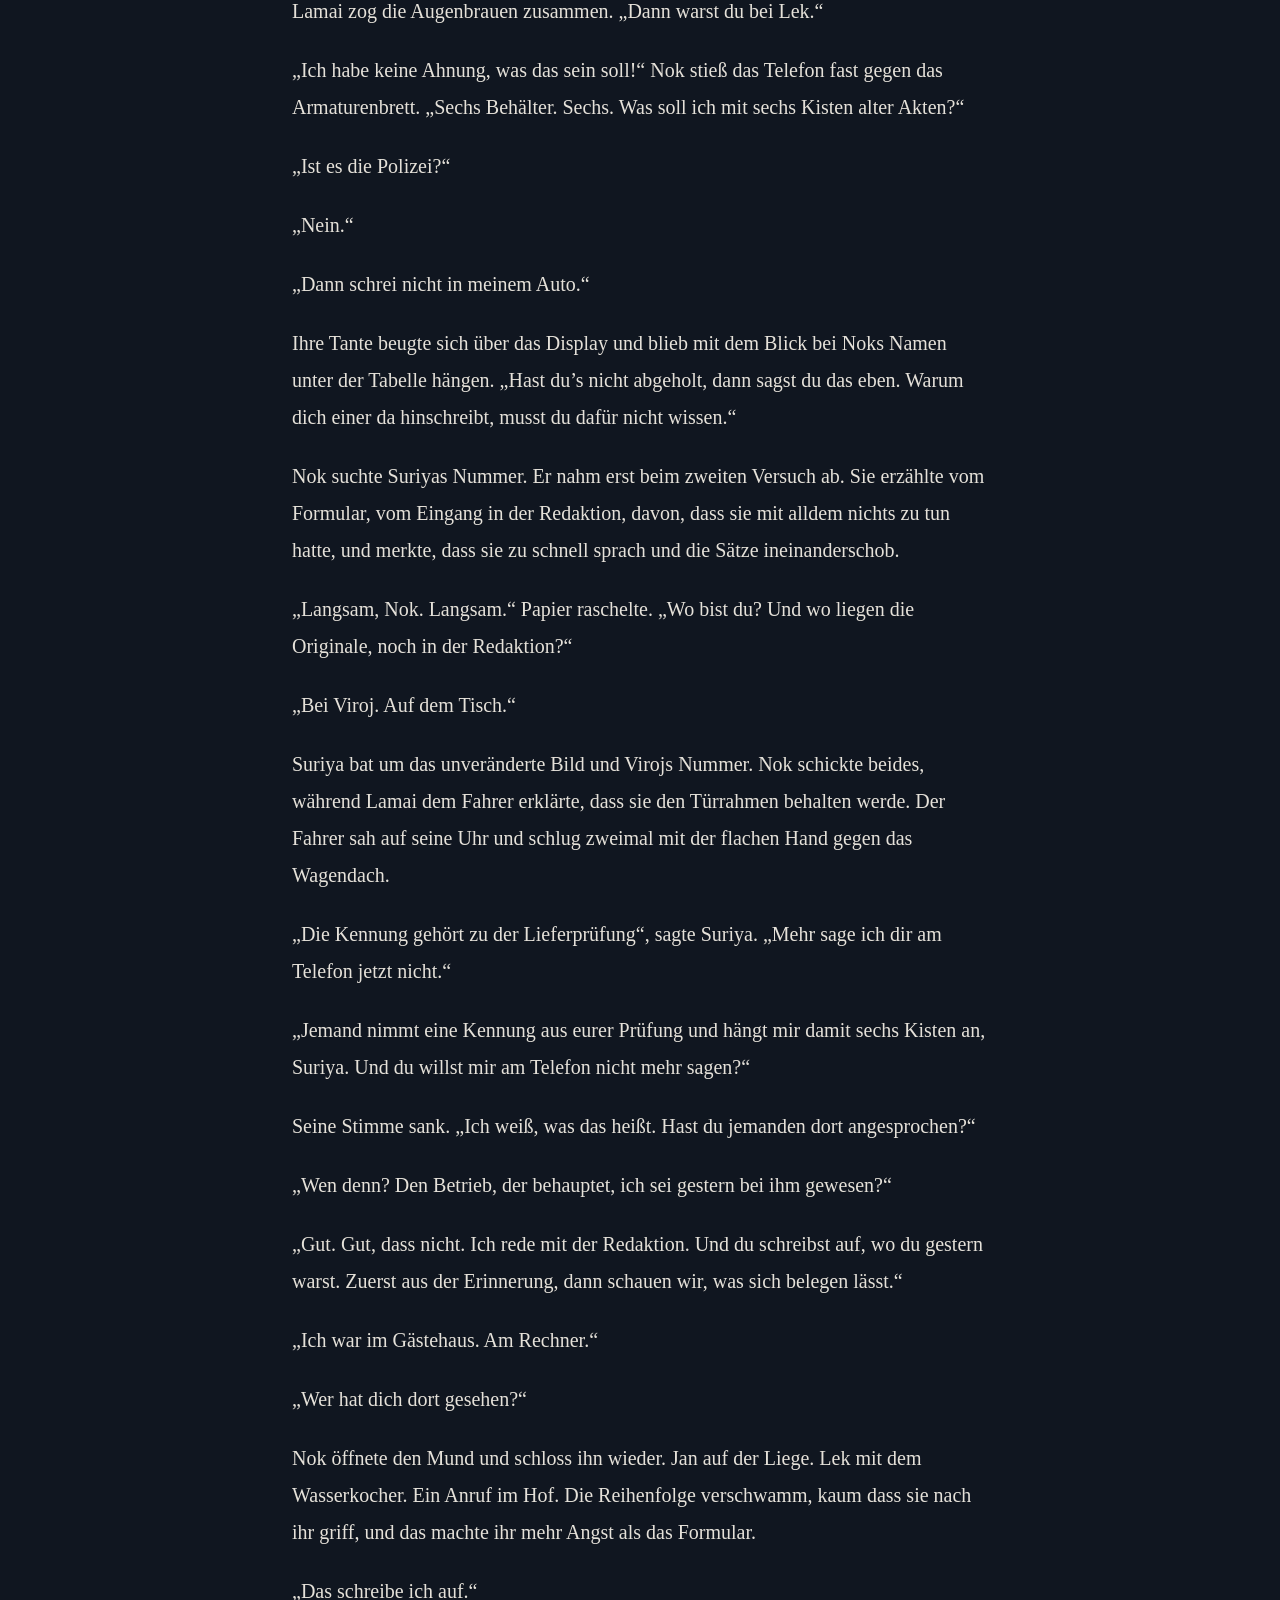
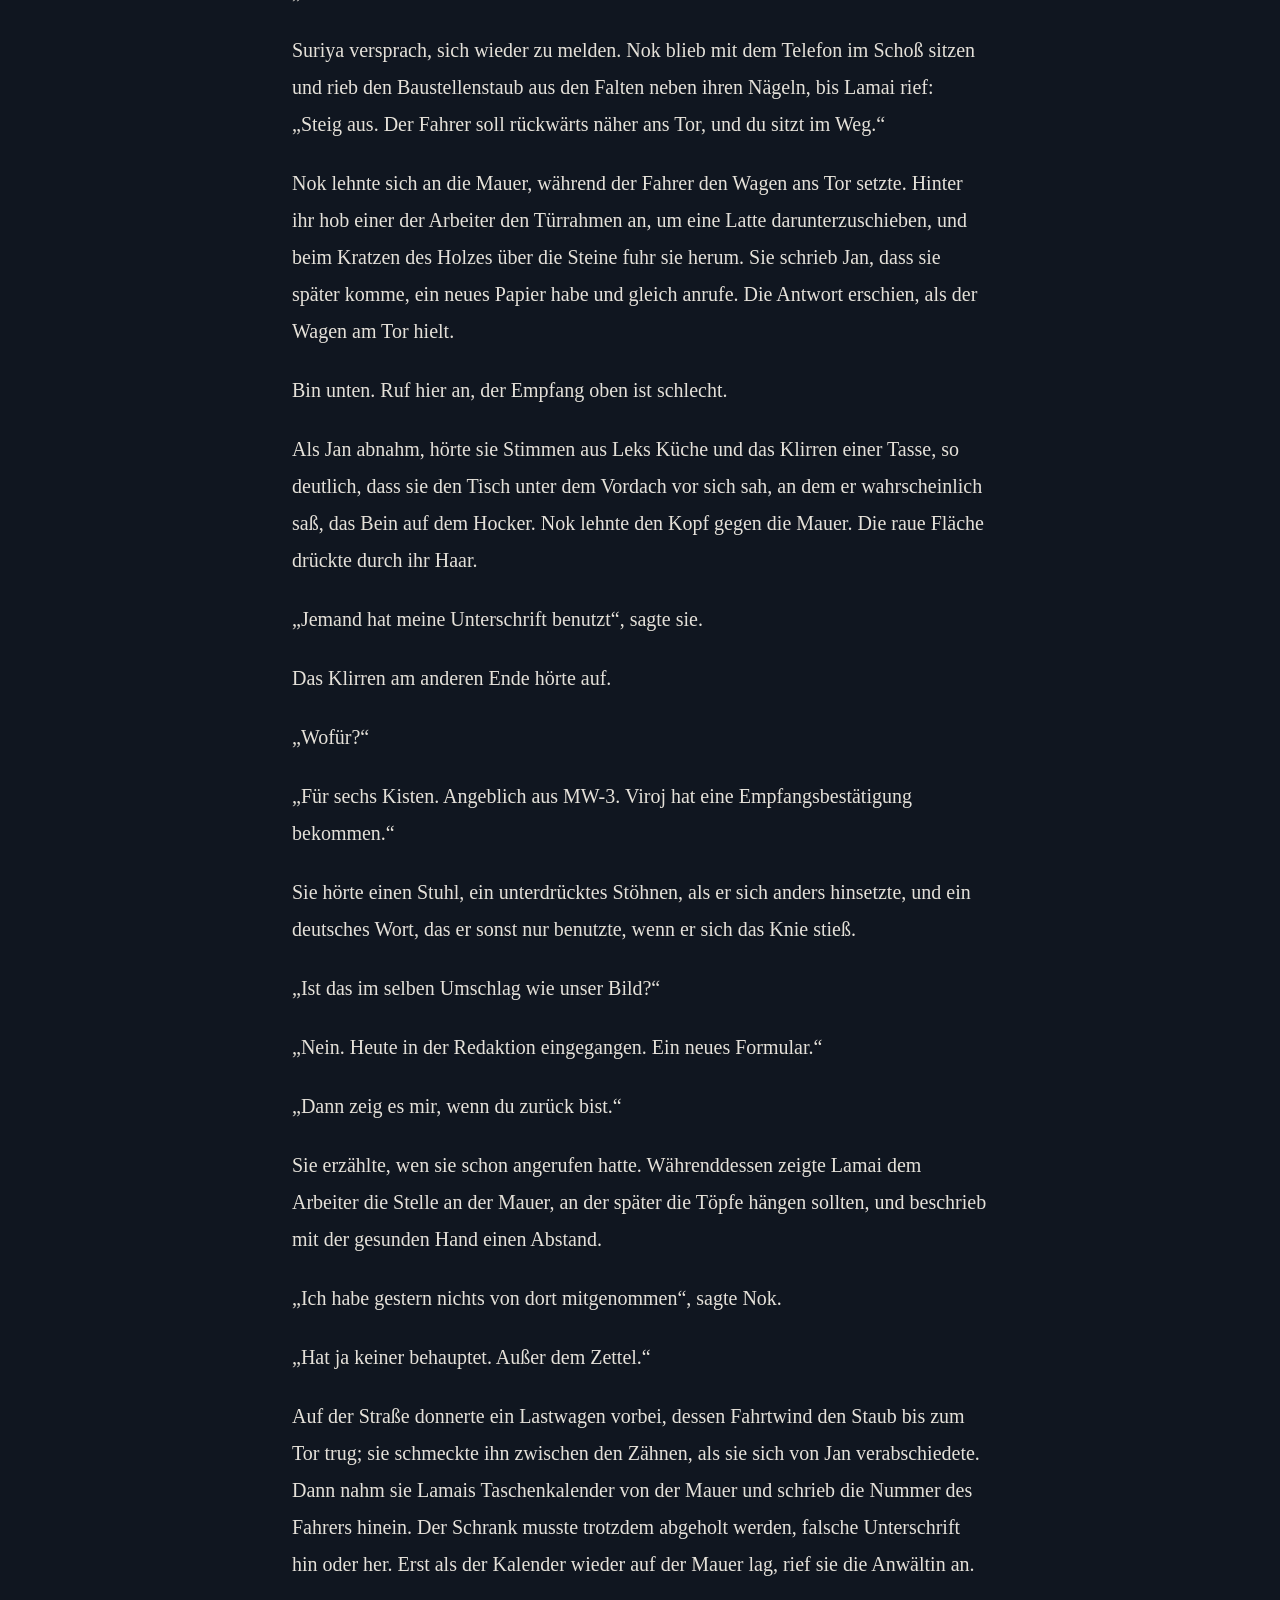
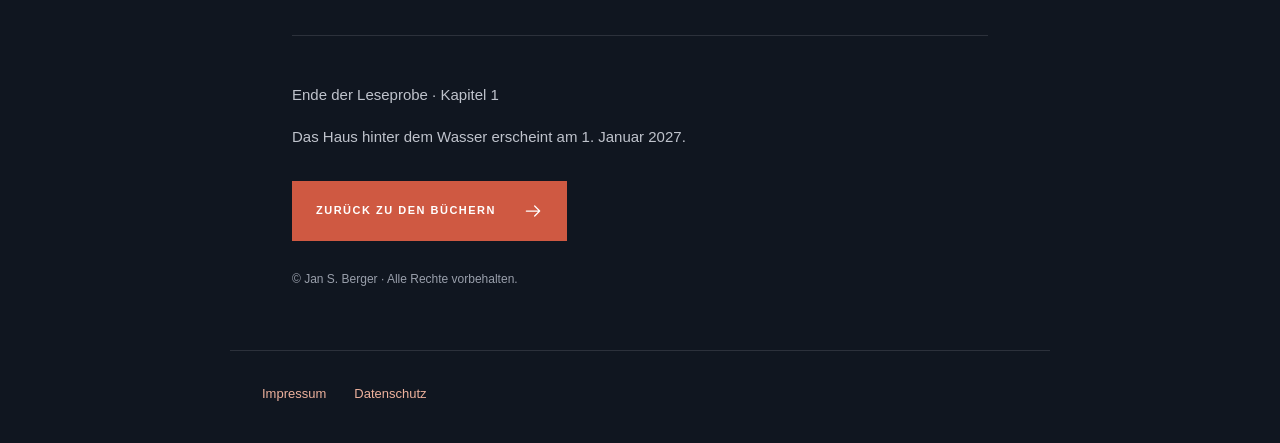
<file: leseproben/wasser.html>
<!doctype html>
<html lang="de"><head><meta charset="utf-8"><meta name="viewport" content="width=device-width, initial-scale=1"><meta name="description" content="Kostenlose Leseprobe: Kapitel 1 aus Das Haus hinter dem Wasser von Jan S. Berger."><title>Leseprobe – Das Haus hinter dem Wasser | Jan S. Berger</title><link rel="stylesheet" href="../style.css?v=20261101-amazon1"><link rel="icon" href="../assets/favicon.svg"></head>
<body class="reading-page"><header class="reading-header"><a href="../#buecher"><svg class="ui-arrow" viewBox="0 0 24 24" width="20" height="20" fill="none" stroke="currentColor" stroke-width="1.5" stroke-linecap="round" stroke-linejoin="round" aria-hidden="true"><path d="M20 12H4M10 6l-6 6 6 6"/></svg> Zurück zu den Büchern</a><span>JAN S. BERGER</span></header><main class="reading-main"><p class="section-kicker">KOSTENLOSE LESEPROBE · BAND 3</p><h1>Das Haus hinter dem Wasser</h1><p class="reading-release">Veröffentlichung: <time datetime="2027-01-01">1. Januar 2027</time></p><article class="reading-prose" aria-labelledby="chapter-title"><h2 id="chapter-title"><small>Kapitel 1</small>Die fremde Unterschrift</h2>
<p>Die verkohlte Ecke schrammte über die Mauer, und Nok sprang vor, die Hand schon ausgestreckt, als ließe sich ein Holz noch retten, das längst gebrannt hatte. Der Arbeiter hörte sie nicht. Er schob sich mit dem alten Türrahmen seitwärts zwischen den gestapelten Dachplatten hindurch, während aus dem oberen Falz schwarzer Staub auf seine Arme rieselte, auf ihre Finger, auf die Steine zwischen ihnen. Rauch. Immer noch. Unter der feuchten Erde, unter dem frischen Mörtel, unter dem Diesel vom Nachbargrundstück roch sie ihn, und ihr Magen zog sich zusammen.</p>
<p>„Nicht dort abstellen!“, rief Lamai. „Da. Wenn morgen der Schrank kommt, muss die Tür frei sein.“</p>
<p>„Ich kann ihn abholen lassen. Lek kennt einen Fahrer.“</p>
<p>„Dann muss ich ihn dort bezahlen und hier irgendwo hinstellen.“</p>
<p>„Unter die Plane?“</p>
<p>Lamai schaute auf das Wasser, das sich in der Mitte der Plane gesammelt hatte und seit dem nächtlichen Regen nicht abgeflossen war. „Du kannst den Fahrer fragen. Den Schrank frage ich lieber nicht.“</p>
<p>Nok musste lachen und griff nach dem Löffelbündel, gerade als sich der erste Tropfen aus dem durchhängenden Rand löste und ihr in den Nacken fiel. Den ganzen Vormittag hatten sie brauchbare Sachen aus dem hinteren Raum geholt, und jedes Mal, wenn Nok glaubte, nun sei alles draußen, hatte Lamai sie noch einmal zurückgeschickt. Die flache Schale mit dem Sprung stand auf einem umgedrehten Eimer, obwohl Lamai darin nie wieder etwas servieren würde.</p>
<p>Die Arbeiter setzten den Rahmen unter dem Vordach ab. Nok stellte die Löffel in die Schale. „Wenn der Fahrer kommt, könnte er gleich den Rahmen mitnehmen.“</p>
<p>„Der bleibt.“ Ihre Tante strich mit dem Finger über die beschädigte Ecke; in den Vertiefungen saß der Ruß so fest, dass er sich kaum löste. „Ich will die Tür ersetzen. Der Rahmen kommt an die Mauer. Für die Töpfe.“</p>
<p>„Lamai, das Ding stinkt.“</p>
<p>„Dann riecht die Wand nach etwas. Besser als nach Geld, das fehlt.“</p>
<p>Als die Tante die linke Hand sinken ließ, nahm Nok die Schale vom Eimer. Das verletzte Handgelenk hielt noch keinen ganzen Arbeitsvormittag durch.</p>
<p>Seit Suriya ihnen das Lieferfoto gebracht hatte, waren sechs Tage vergangen. Am ersten Abend hatte Jan unter der Lupe im schwarzen Wasser neben dem Steg die Spiegelung eines Mannes gefunden, ohne Kopf, mit drei Punkten unter dem rechten Schlüsselbein. Suriya hatte die Vergrößerung am nächsten Morgen abgeholt und von einer Frage gesprochen, nicht von einem Fall. Danach hatten sie versucht, ein paar Tage ohne neue Hinweise auszukommen, und Jan hatte sich dabei eine Stunde lang an- und wieder ausgezogen, fluchend über ein Knie, das ihm nicht mehr gehorchte. Heute war er bei Lek geblieben. Er hatte es selbst gesagt, bevor es jemand anderes sagen konnte: „Ich bin heute das Möbelstück, das man nicht transportieren sollte.“</p>
<p>Auf dem Weg zum Tor vibrierte Noks Telefon gegen ihre Hüfte. Sie versuchte, die Schale höher zu halten, ohne die Löffel zu verlieren, und ließ es klingeln. Erst im Wagen konnte sie die Schale zwischen zwei Kartons schieben und das Telefon aus der Tasche ziehen: ein Anruf von Viroj, dazu eine Nachricht, nur ein Wort. Ruf. Während sie zurückrief, stützte sie sich am Türrahmen ab, dessen Metall in der Sonne so heiß geworden war, dass sie die Hand nach wenigen Sekunden wegreißen musste.</p>
<p>„Bist du allein?“, fragte er, ohne Gruß. „Kannst du irgendwo sitzen?“</p>
<p>„Viroj, was ist los?“</p>
<p>„Setz dich hin, Nok.“</p>
<p>Sie schob einen Karton vom Beifahrersitz auf die Rückbank und ließ sich fallen. „Ich sitze.“</p>
<p>Viroj atmete hörbar aus. Hinter ihm sprach eine Frau über eine Bildunterschrift. „Bei uns ist etwas für dich abgegeben worden. Ein Kurier, ganz normal am Eingang. Eine Bestätigung. Angeblich hast du gestern Unterlagen übernommen. Deine Unterschrift steht darunter.“</p>
<p>„Ich habe nichts übernommen.“</p>
<p>„Das dachte ich mir. Ein Lagerbetrieb, die Namen schreibe ich dir gleich. Alte Archivunterlagen, sechs versiegelte Behälter, als Empfängerin stehst du da, für die Redaktion. In einer halben Stunde sitze ich in der Konferenz, und vorher will die Verwaltung wissen, ob sie jemanden zurückrufen soll. Die Verwaltung will immer jemanden zurückrufen, am liebsten einen Anwalt.“</p>
<p>„Du rufst vorerst niemanden zurück.“</p>
<p>Viroj wurde still.</p>
<p>„Du sagst mir nicht, wen ich anrufe“, sagte er dann. „Ich bin derjenige, der hier mit dem Ding auf dem Tisch sitzt.“</p>
<p>Nok hörte ihre eigene Schärfe nachhallen und drückte den Hinterkopf gegen die Stütze. „Entschuldige. Bitte lass alles so liegen, wie es gekommen ist. Auch den Umschlag und den Eingangsvermerk. Ich spreche mit Suriya und der Anwältin.“</p>
<p>„Unsere Verwaltung hat den Kurier quittieren lassen. Er hatte nur den Umschlag. Ich habe niemanden gebeten, dir Kartons zu schicken.“</p>
<p>„Schick mir erst die Vorderseite. Keine Ausschnitte.“</p>
<p>„Mit dem Umschlag?“</p>
<p>„Ja.“</p>
<p>Sie sah dem Ladebalken zu, bis Virojs Datei erschien. Er hatte den geöffneten weißen Umschlag und zwei Blätter auf einem grauen Tisch ausgebreitet, daneben ein Lineal aus seiner Schublade, dessen abgebrochene Ecke sie noch kannte. Ihre Redaktion stand als Empfänger auf dem Umschlag, ihr eigener Name weiter unten auf dem ersten Blatt. Nok zog die Aufnahme mit zwei Fingern auf und las die Tabelle, in der ein Lagerbetrieb die Ausgabe von sechs Archivbehältern bestätigte.</p>
<p>Unter der Menge erklärte jemand, alles vollständig erhalten zu haben: Nok Chantarat, im Auftrag der Redaktion. Der Name war gedruckt, die Unterschrift darunter sah so vertraut aus, dass Nok unwillkürlich die Finger bewegte. Ihr wurde kalt, mitten in dem glühenden Wagen. Erst beim letzten Strich blieb ihr Blick hängen. Jemand hatte die gedrängte Form des ersten Zeichens übernommen und sogar die kleine Lücke in der Mitte getroffen, die entstand, wenn Nok den Stift zu früh anhob. Jemand hatte geübt. Der Abschluss aber fiel steiler ab, die Bewegung wirkte dort abgebrochen. Auf dem schmalen Display konnte eine Kante anders aussehen als auf dem Papier. Gestern hatte sie nichts unterschrieben.</p>
<p>Weiter unten standen 14.20 Uhr und eine Kennung, die sie aus Suriyas Lieferanhang kannte. MW-3. Nok las sie ein zweites Mal, ein drittes, während draußen der Fahrer den Kofferraum aufklappte.</p>
<p>Lamai kam an die Beifahrertür und musste sich vorbeugen, um Noks Gesicht zu sehen. „Was ist?“</p>
<p>Nok drehte das Telefon zu ihr. „Jemand behauptet, ich hätte gestern etwas abgeholt.“</p>
<p>„Du warst gestern mit mir unterwegs.“</p>
<p>„Vormittags. Um zwei war ich wieder bei Lek.“</p>
<p>Lamai zog die Augenbrauen zusammen. „Dann warst du bei Lek.“</p>
<p>„Ich habe keine Ahnung, was das sein soll!“ Nok stieß das Telefon fast gegen das Armaturenbrett. „Sechs Behälter. Sechs. Was soll ich mit sechs Kisten alter Akten?“</p>
<p>„Ist es die Polizei?“</p>
<p>„Nein.“</p>
<p>„Dann schrei nicht in meinem Auto.“</p>
<p>Ihre Tante beugte sich über das Display und blieb mit dem Blick bei Noks Namen unter der Tabelle hängen. „Hast du’s nicht abgeholt, dann sagst du das eben. Warum dich einer da hinschreibt, musst du dafür nicht wissen.“</p>
<p>Nok suchte Suriyas Nummer. Er nahm erst beim zweiten Versuch ab. Sie erzählte vom Formular, vom Eingang in der Redaktion, davon, dass sie mit alldem nichts zu tun hatte, und merkte, dass sie zu schnell sprach und die Sätze ineinanderschob.</p>
<p>„Langsam, Nok. Langsam.“ Papier raschelte. „Wo bist du? Und wo liegen die Originale, noch in der Redaktion?“</p>
<p>„Bei Viroj. Auf dem Tisch.“</p>
<p>Suriya bat um das unveränderte Bild und Virojs Nummer. Nok schickte beides, während Lamai dem Fahrer erklärte, dass sie den Türrahmen behalten werde. Der Fahrer sah auf seine Uhr und schlug zweimal mit der flachen Hand gegen das Wagendach.</p>
<p>„Die Kennung gehört zu der Lieferprüfung“, sagte Suriya. „Mehr sage ich dir am Telefon jetzt nicht.“</p>
<p>„Jemand nimmt eine Kennung aus eurer Prüfung und hängt mir damit sechs Kisten an, Suriya. Und du willst mir am Telefon nicht mehr sagen?“</p>
<p>Seine Stimme sank. „Ich weiß, was das heißt. Hast du jemanden dort angesprochen?“</p>
<p>„Wen denn? Den Betrieb, der behauptet, ich sei gestern bei ihm gewesen?“</p>
<p>„Gut. Gut, dass nicht. Ich rede mit der Redaktion. Und du schreibst auf, wo du gestern warst. Zuerst aus der Erinnerung, dann schauen wir, was sich belegen lässt.“</p>
<p>„Ich war im Gästehaus. Am Rechner.“</p>
<p>„Wer hat dich dort gesehen?“</p>
<p>Nok öffnete den Mund und schloss ihn wieder. Jan auf der Liege. Lek mit dem Wasserkocher. Ein Anruf im Hof. Die Reihenfolge verschwamm, kaum dass sie nach ihr griff, und das machte ihr mehr Angst als das Formular.</p>
<p>„Das schreibe ich auf.“</p>
<p>Suriya versprach, sich wieder zu melden. Nok blieb mit dem Telefon im Schoß sitzen und rieb den Baustellenstaub aus den Falten neben ihren Nägeln, bis Lamai rief: „Steig aus. Der Fahrer soll rückwärts näher ans Tor, und du sitzt im Weg.“</p>
<p>Nok lehnte sich an die Mauer, während der Fahrer den Wagen ans Tor setzte. Hinter ihr hob einer der Arbeiter den Türrahmen an, um eine Latte darunterzuschieben, und beim Kratzen des Holzes über die Steine fuhr sie herum. Sie schrieb Jan, dass sie später komme, ein neues Papier habe und gleich anrufe. Die Antwort erschien, als der Wagen am Tor hielt.</p>
<p>Bin unten. Ruf hier an, der Empfang oben ist schlecht.</p>
<p>Als Jan abnahm, hörte sie Stimmen aus Leks Küche und das Klirren einer Tasse, so deutlich, dass sie den Tisch unter dem Vordach vor sich sah, an dem er wahrscheinlich saß, das Bein auf dem Hocker. Nok lehnte den Kopf gegen die Mauer. Die raue Fläche drückte durch ihr Haar.</p>
<p>„Jemand hat meine Unterschrift benutzt“, sagte sie.</p>
<p>Das Klirren am anderen Ende hörte auf.</p>
<p>„Wofür?“</p>
<p>„Für sechs Kisten. Angeblich aus MW-3. Viroj hat eine Empfangsbestätigung bekommen.“</p>
<p>Sie hörte einen Stuhl, ein unterdrücktes Stöhnen, als er sich anders hinsetzte, und ein deutsches Wort, das er sonst nur benutzte, wenn er sich das Knie stieß.</p>
<p>„Ist das im selben Umschlag wie unser Bild?“</p>
<p>„Nein. Heute in der Redaktion eingegangen. Ein neues Formular.“</p>
<p>„Dann zeig es mir, wenn du zurück bist.“</p>
<p>Sie erzählte, wen sie schon angerufen hatte. Währenddessen zeigte Lamai dem Arbeiter die Stelle an der Mauer, an der später die Töpfe hängen sollten, und beschrieb mit der gesunden Hand einen Abstand.</p>
<p>„Ich habe gestern nichts von dort mitgenommen“, sagte Nok.</p>
<p>„Hat ja keiner behauptet. Außer dem Zettel.“</p>
<p>Auf der Straße donnerte ein Lastwagen vorbei, dessen Fahrtwind den Staub bis zum Tor trug; sie schmeckte ihn zwischen den Zähnen, als sie sich von Jan verabschiedete. Dann nahm sie Lamais Taschenkalender von der Mauer und schrieb die Nummer des Fahrers hinein. Der Schrank musste trotzdem abgeholt werden, falsche Unterschrift hin oder her. Erst als der Kalender wieder auf der Mauer lag, rief sie die Anwältin an.</p>
</article><footer class="reading-end"><p>Ende der Leseprobe · Kapitel 1</p><p>Das Haus hinter dem Wasser erscheint am <time datetime="2027-01-01">1. Januar 2027</time>.</p><a class="btn btn-primary" href="../#buecher">ZURÜCK ZU DEN BÜCHERN <svg class="ui-arrow" viewBox="0 0 24 24" width="20" height="20" fill="none" stroke="currentColor" stroke-width="1.5" stroke-linecap="round" stroke-linejoin="round" aria-hidden="true"><path d="M4 12h16M14 6l6 6-6 6"/></svg></a><p class="reading-copyright">© Jan S. Berger · Alle Rechte vorbehalten.</p></footer></main><footer class="legal-footer"><nav aria-label="Rechtliche Informationen"><a href="../impressum.html">Impressum</a><a href="../datenschutz.html">Datenschutz</a></nav></footer></body></html>
</file>
<file: style.css>
:root{color-scheme:dark;--bg:#0b1019;--panel:#111823;--ink:#f3f0e9;--muted:#aaaeba;--rust:#d65b43;--line:rgba(230,230,235,.13);--serif:Georgia,'Times New Roman',serif;--sans:Inter,'Helvetica Neue',Arial,sans-serif}
*{box-sizing:border-box}html{scroll-behavior:smooth;scroll-padding-top:95px}body{margin:0;background:var(--bg);color:var(--ink);font-family:var(--sans);-webkit-font-smoothing:antialiased}a{color:inherit;text-decoration:none}button{font:inherit;cursor:pointer}button:focus-visible,a:focus-visible{outline:2px solid var(--rust);outline-offset:4px}::selection{background:#bc4f3f;color:white}.site-shell{overflow:hidden}.skip-link{position:absolute;top:-55px;left:20px;z-index:100;padding:12px;background:var(--rust)}.skip-link:focus{top:10px}.header{height:91px;width:100%;position:absolute;top:0;left:0;z-index:10;display:flex;align-items:center;justify-content:space-between;padding:0 clamp(27px,6.2vw,118px);border-bottom:1px solid rgba(255,255,255,.09);background:rgba(5,9,16,.31);backdrop-filter:blur(16px)}.brand{display:flex;align-items:center;gap:14px}.brand-mark{font-weight:900;letter-spacing:-2px;font-size:25px}.brand-mark span,.footer-logo span{color:var(--rust)}.brand-type{border-left:1px solid rgba(255,255,255,.3);padding-left:14px;display:flex;flex-direction:column;gap:4px}.brand-type strong{font-size:12px;letter-spacing:2.5px}.brand-type small{font-size:8px;letter-spacing:2.2px;color:#c0c0c6}.navigation{display:flex;align-items:center;gap:36px}.navigation>a{font-weight:700;font-size:10px;letter-spacing:2px;white-space:nowrap;transition:color .2s}.navigation>a:hover{color:#f2ab99}.navigation .nav-cta{border:1px solid rgba(255,255,255,.32);padding:17px 21px;margin-left:13px}.nav-cta span{color:var(--rust);margin-left:14px;font-size:15px}.menu-toggle{display:none;background:transparent;border:0;flex-direction:column;gap:5px;padding:8px}.menu-toggle span{background:white;width:23px;height:2px}.hero{min-height:790px;height:min(860px,90vw);max-height:900px;position:relative;background:radial-gradient(ellipse 55% 52% at 78% 53%,rgba(23,47,69,.77),transparent 78%),linear-gradient(115deg,#0a0d14 17%,#101723 61%,#152435 100%)}.hero:before{content:"";position:absolute;inset:0;opacity:.18;background-image:repeating-linear-gradient(90deg,transparent 0,transparent 115px,rgba(255,255,255,.09) 116px,transparent 117px);pointer-events:none}.hero:after{content:"";position:absolute;left:0;right:0;bottom:0;height:230px;background:linear-gradient(transparent,#0b1019);pointer-events:none}.hero-aura{position:absolute;top:80px;right:0;bottom:0;width:55%;background:linear-gradient(90deg,#0b1019 1%,transparent 42%),url('assets/band-1.webp') center 40%/cover no-repeat;filter:blur(52px);opacity:.17;transform:scale(1.1)}.hero-inner{max-width:1440px;margin:auto;height:100%;display:grid;grid-template-columns:1fr 1fr;align-items:center;position:relative;z-index:1;padding:115px clamp(28px,6vw,95px) 62px;gap:36px}.hero-copy{max-width:650px;position:relative;z-index:2}.eyebrow{color:#d4d4da;font-weight:700;letter-spacing:2.6px;font-size:11px;display:flex;align-items:center;gap:11px;margin-bottom:51px}.eyebrow-rule{width:34px;height:2px;background:var(--rust)}.hero-overline{font-size:11px;font-weight:700;color:#b8a9a5;letter-spacing:2.7px;margin:0 0 17px}.hero h1{font-family:var(--serif);font-size:clamp(54px,5.35vw,91px);font-weight:400;letter-spacing:-3px;line-height:1.06;margin:0}.hero h1 em,.section-heading h2 em,.author h2 em,.coming-section h2 em,.quote-inner em{font-weight:400;color:#df775e}.enddot{color:#e5745b}.hero-description{font-size:15px;line-height:1.95;color:#bdc0c8;max-width:445px;margin:28px 0 29px}.hero-actions{display:flex;gap:12px;align-items:center;flex-wrap:wrap}.btn{border:1px solid transparent;border-radius:0;padding:19px 23px;display:inline-flex;gap:27px;align-items:center;justify-content:space-between;letter-spacing:1.5px;font-size:11px;font-weight:800;min-height:55px;transition:transform .2s,background .2s}.btn:hover{transform:translateY(-2px)}.btn-primary{background:#cf5942;color:#fff}.btn-primary:hover{background:#e4755b}.btn-ghost{border-color:rgba(255,255,255,.25)}.btn-ghost:hover{background:rgba(255,255,255,.08)}.hero-footnote{font-size:9px;letter-spacing:1.4px;margin-top:62px;color:#9ca2b0}.small-star{color:#da755d;margin-right:7px}.hero-feature{height:100%;display:flex;align-items:center;justify-content:center;position:relative;min-width:0}.cover-glow{width:360px;height:460px;position:absolute;border-radius:50%;background:#416077;filter:blur(110px);opacity:.34}.hero-book{width:min(355px,69%);position:relative;transform:perspective(1200px) rotateY(-7deg) rotateZ(4deg);box-shadow:26px 30px 70px rgba(0,0,0,.77),-7px 3px 0 #090d15;border-radius:2px}.hero-book:after{content:"";position:absolute;inset:0;border-left:6px solid rgba(0,0,0,.36);box-shadow:inset 18px 0 28px rgba(0,0,0,.17);pointer-events:none}.hero-book img{display:block;width:100%;height:auto}.feature-tag{position:absolute;right:4%;bottom:20%;padding:14px 19px;background:#dd7255;color:#fff;box-shadow:0 14px 37px rgba(0,0,0,.4);transform:rotate(3deg);display:flex;flex-direction:column;gap:5px}.feature-tag small{font-size:8px;letter-spacing:2px;font-weight:750}.feature-tag strong{font-size:16px;letter-spacing:1px}.feature-tag strong span{opacity:.5}.hero-side-label{position:absolute;right:-54px;top:45%;transform:rotate(90deg);color:#9aa3b0;font-size:9px;letter-spacing:3px;white-space:nowrap}.hero-bottom{position:absolute;z-index:3;left:clamp(28px,6vw,95px);right:clamp(28px,6vw,95px);bottom:18px;border-top:1px solid rgba(255,255,255,.17);height:53px;display:flex;align-items:center;justify-content:space-between;font-size:9px;font-weight:700;letter-spacing:2px;color:#c3c7cf}.hero-bottom a{display:flex;align-items:center;gap:21px}.downarrow{font-size:23px;color:#ee7b5f}.pulse-dot{display:inline-block;width:7px;height:7px;border-radius:50%;background:#d86f57;margin-right:8px;box-shadow:0 0 0 4px rgba(213,108,82,.15)}.statement-band{display:flex;align-items:center;justify-content:center;gap:35px;padding:48px 20px;background:#0b1019}.statement-band p{margin:0;font-family:var(--serif);font-size:clamp(18px,2.1vw,31px);letter-spacing:.4px;white-space:nowrap;color:#e6e5e2}.statement-band strong{color:#d97058;font-weight:400}.statement-line{height:1px;width:50px;background:#964939}.section-wrap{max-width:1330px;margin:0 auto;padding:0 42px}.books{padding-top:100px;padding-bottom:140px}.section-heading{display:flex;align-items:flex-end;justify-content:space-between;gap:35px;margin-bottom:54px}.section-kicker{font-size:10px;font-weight:800;letter-spacing:3px;color:#b8b9bf;margin:0 0 28px}.section-kicker span{color:#d97058}.section-heading h2,.author h2,.coming-section h2{font-family:var(--serif);font-weight:400;font-size:clamp(39px,4.2vw,66px);letter-spacing:-1.6px;line-height:1.12;margin:0}.section-heading>p{max-width:285px;color:#b3b7c0;font-size:13px;line-height:1.9;margin-bottom:4px}.book-grid{display:grid;grid-template-columns:repeat(3,minmax(0,1fr));gap:30px}.book-card{background:#111925;border:1px solid #26303c;transition:border-color .3s,transform .3s}.book-card:hover{transform:translateY(-6px);border-color:#9f5246}.book-image{height:405px;background:radial-gradient(ellipse at 50% 50%,#36485a,#17212f 60%,#101722);display:flex;align-items:center;justify-content:center;position:relative;overflow:hidden;padding:33px 55px}.book-image img{height:100%;width:auto;max-width:100%;object-fit:contain;filter:drop-shadow(11px 19px 17px rgba(0,0,0,.64));transition:transform .3s}.book-card:hover .book-image img{transform:translateY(-5px) scale(1.035)}.book-number{position:absolute;top:19px;left:21px;font-size:10px;font-weight:800;letter-spacing:2px;color:#e9e6e1;opacity:.75}.book-info{padding:30px 29px 31px}.book-meta{font-size:9px;font-weight:800;letter-spacing:1.7px;color:#db8c7b}.book-meta span{color:#4a5664;padding:0 5px}.book-info h3{font:400 clamp(25px,2.5vw,34px)/1.15 var(--serif);letter-spacing:-.6px;margin:16px 0}.book-info p{font-size:12px;line-height:1.85;color:#aeb4bf;min-height:67px;margin:0 0 20px}.book-link{background:transparent;color:#f2e5dd;padding:15px 0 0;border:none;border-top:1px solid var(--line);display:flex;width:100%;align-items:center;justify-content:space-between;font-size:10px;font-weight:800;letter-spacing:1.8px}.book-link span{font-size:19px;color:#d97058}.book-link:hover{color:#ef8269}.quote-section{position:relative;min-height:335px;display:flex;align-items:center;text-align:center;background:linear-gradient(0deg,rgba(9,12,17,.9),rgba(13,16,22,.86)),url('assets/band-1.webp') center 61%/cover}.quote-inner{position:relative;z-index:1;padding-top:55px;padding-bottom:55px}.quote-mark{color:#b85443;font:74px/0.5 var(--serif)}.quote-inner p{font:400 clamp(23px,3vw,43px)/1.34 var(--serif);letter-spacing:-.8px;margin:19px 0 26px}.quote-footer{font-size:10px;letter-spacing:3px;color:#b8b2b3;font-weight:700}.author{padding-top:145px;padding-bottom:145px;display:grid;grid-template-columns:.95fr 1.05fr;gap:clamp(52px,7vw,140px);align-items:center}.author-visual{height:460px;background:linear-gradient(136deg,#213243 2%,#111924 55%,#20212b);border:1px solid #37404a;position:relative;overflow:hidden;display:flex;justify-content:center;align-items:center}.author-visual:before{content:"";width:350px;height:350px;border-radius:50%;border:1px solid rgba(215,113,90,.2);position:absolute;box-shadow:0 0 0 55px rgba(215,113,90,.045),0 0 0 110px rgba(215,113,90,.035)}.initials{font:400 145px/1 var(--serif);letter-spacing:-24px;color:#ebe0cf;position:relative}.initials span{color:#d97058}.author-visual-bottom{position:absolute;bottom:25px;left:26px;right:26px;border-top:1px solid rgba(255,255,255,.16);padding-top:18px;display:flex;justify-content:space-between;letter-spacing:2px;font-size:10px;color:#bfc1c6}.author h2{margin-bottom:29px}.author-copy>p:not(.section-kicker){font-size:14px;line-height:2;color:#b7bbc4}.author-copy>p:not(.section-kicker)+p{margin-top:18px}.text-arrow{display:inline-flex;gap:35px;align-items:center;color:#f5e8e3;border-bottom:1px solid #a65b4e;padding:12px 0;margin-top:16px;font-size:10px;letter-spacing:1.6px;font-weight:800}.text-arrow span{font-size:18px;color:#d97058}.coming-section{padding:100px 0 116px;background:linear-gradient(123deg,#221824,#1a1b25 58%,#111923);border-top:1px solid #2d2932;border-bottom:1px solid #2d2932}.coming-content{display:grid;grid-template-columns:1fr 1fr;gap:90px;align-items:center}.coming-content>div>p:not(.section-kicker){max-width:360px;color:#b9b8c0;line-height:1.9;font-size:14px;margin-top:24px}.coming-list{border-top:1px solid rgba(255,255,255,.17)}.coming-item{min-height:98px;border-bottom:1px solid rgba(255,255,255,.17);display:grid;grid-template-columns:28px 1fr 155px 17px;gap:10px;align-items:center}.coming-item>span:first-child{color:#d97058;font-size:10px;font-weight:800}.coming-item strong{font:400 23px var(--serif)}.coming-item small{font-size:9px;letter-spacing:1px;color:#9c9eaa}.coming-item>span:last-child{color:#d97058;font-size:18px}.footer{background:#0b0e15;padding-top:68px}.footer-main{display:flex;justify-content:space-between;gap:45px;padding-bottom:70px}.footer-logo{font-size:25px;font-weight:850;letter-spacing:4px}.footer-main p{font:17px/1.65 var(--serif);color:#aeb1ba}.footer-links{display:flex;gap:30px;align-items:start;padding-top:10px}.footer-links a,.footer-links button{font-size:10px;letter-spacing:1.6px;color:#b9bdc6;background:none;border:0;padding:0;font-weight:750}.footer-links a:hover,.footer-links button:hover{color:#ed957e}.footer-bottom{border-top:1px solid var(--line);padding:28px 0 35px;display:flex;justify-content:space-between;font-size:9px;letter-spacing:1.8px;color:#8f949e}.footer-bottom i{color:#d97058;font-style:normal;padding:0 9px}.info-dialog{position:fixed;width:min(94vw,530px);padding:47px 43px;background:#141d2a;border:1px solid #505462;box-shadow:0 20px 100px #000b;color:#f3f0e9}.info-dialog::backdrop{background:rgba(0,0,0,.8);backdrop-filter:blur(7px)}.info-dialog h2{font:400 39px/1.2 var(--serif);margin:0 0 22px}.info-dialog p:not(.section-kicker){line-height:1.9;color:#c0c4ca}.dialog-close{position:absolute;right:16px;top:10px;background:transparent;border:0;color:white;font-size:32px}.dialog-note{color:#aeb5c0;background:#202b39;border-left:2px solid var(--rust);padding:16px;line-height:1.7;font-size:12px;margin:25px 0}.dialog-action{margin-top:3px}
@media(min-width:1550px){.hero{height:850px}.hero-inner{padding-left:55px;padding-right:55px}}
@media(max-width:1080px){.navigation{gap:20px}.navigation>a{font-size:9px}.navigation .nav-cta{margin-left:0}.hero{min-height:690px}.hero-inner{gap:6px}.hero h1{font-size:clamp(49px,5.9vw,72px)}.hero-book{width:min(315px,78%)}.book-image{height:360px;padding:30px}.book-grid{gap:17px}.coming-content{gap:42px}.coming-item{grid-template-columns:20px 1fr 17px}.coming-item small{display:none}}
@media(max-width:760px){.header{height:75px;padding:0 22px}.brand-mark{font-size:20px}.brand-type strong{font-size:10px}.brand-type small{font-size:7px}.menu-toggle{display:flex}.navigation{position:absolute;right:0;left:0;top:75px;background:#121a27;display:none;padding:24px 28px;align-items:stretch;gap:0;flex-direction:column;border-bottom:1px solid #3a4652}.navigation.open{display:flex}.navigation>a{padding:14px 0;font-size:11px}.navigation .nav-cta{padding:17px;margin-top:10px;text-align:center}.hero{min-height:0;height:auto;max-height:none}.hero-inner{display:flex;flex-direction:column;align-items:stretch;gap:0;padding:120px 26px 60px}.hero-copy{max-width:600px}.eyebrow{margin-bottom:25px;font-size:9px;letter-spacing:1.8px}.hero-overline{font-size:9px}.hero h1{font-size:clamp(43px,11.4vw,78px);letter-spacing:-2px}.hero-description{margin:23px 0 24px;font-size:13px;line-height:1.85}.hero-actions{gap:10px}.btn{padding:16px 17px;min-height:50px;font-size:9px;gap:12px}.hero-footnote{display:none}.hero-feature{height:390px;margin-top:15px}.hero-book{width:215px;max-height:340px}.hero-book img{max-height:340px;object-fit:contain}.feature-tag{right:13%;bottom:6%;padding:11px 13px}.feature-tag strong{font-size:12px}.feature-tag small{font-size:7px}.hero-side-label{display:none}.hero-bottom{left:25px;right:25px;bottom:0;font-size:8px}.statement-band{gap:15px;padding:40px 16px}.statement-band p{font-size:15px;white-space:normal;text-align:center}.statement-line{width:20px;flex-shrink:0}.section-wrap{padding:0 24px}.books{padding-top:75px;padding-bottom:84px}.section-heading{display:block;margin-bottom:35px}.section-heading h2,.author h2,.coming-section h2{font-size:clamp(38px,9.4vw,56px)}.section-heading>p{font-size:12px;max-width:420px;margin-top:17px}.section-kicker{margin-bottom:19px}.book-grid{grid-template-columns:1fr;gap:25px;max-width:500px;margin:auto}.book-image{height:365px;padding:30px}.book-info{padding:25px}.book-info h3{font-size:32px}.book-info p{min-height:auto;font-size:13px}.quote-section{min-height:280px}.quote-inner p{font-size:clamp(22px,6.8vw,35px)}.quote-inner p br{display:none}.author{display:flex;flex-direction:column;align-items:stretch;padding-top:75px;padding-bottom:90px;gap:38px}.author-visual{height:320px;max-width:520px;width:100%}.initials{font-size:105px;letter-spacing:-17px}.author-copy>p:not(.section-kicker){font-size:13px}.coming-section{padding:75px 0}.coming-content{grid-template-columns:1fr;gap:35px}.coming-item strong{font-size:21px}.coming-item{min-height:77px}.footer{padding-top:57px}.footer-main{display:block;padding-bottom:47px}.footer-logo{font-size:22px}.footer-links{flex-wrap:wrap;margin-top:33px;gap:23px}.footer-bottom{display:flex;flex-direction:column;gap:12px}.info-dialog{padding:45px 25px 23px}.info-dialog h2{font-size:31px}}
@media(prefers-reduced-motion:reduce){html{scroll-behavior:auto}*,*:before,*:after{transition:none!important;animation:none!important}}

/* Full portrait without the former monogram frame and overlays. */
.author-portrait{width:100%;max-width:520px;min-width:0;justify-self:center;margin:0;background:#141b20;border:1px solid #37404a;line-height:0}
.author-portrait img{display:block;width:100%;max-width:100%;height:auto;object-fit:contain}

/* Touch layouts: fluid content, readable copy and controls with generous targets. */
img{max-width:100%}.hero-copy,.author-copy,.coming-content>div,.section-heading>div{min-width:0}
button,a{-webkit-tap-highlight-color:rgba(214,91,67,.2);touch-action:manipulation}
.book-link,.text-arrow,.footer-links a,.footer-links button{min-height:44px}
.footer-links{flex-wrap:wrap}.footer-links a,.footer-links button{display:inline-flex;align-items:center}
.info-dialog{max-height:calc(100dvh - 32px);overflow-y:auto;overscroll-behavior:contain;max-width:calc(100vw - 32px)}
.dialog-close{width:44px;height:44px;top:4px;right:6px}.dialog-action{max-width:100%;white-space:normal;text-align:left}
@media(max-width:1100px){
.header{height:80px;padding-inline:24px}.menu-toggle{display:flex;justify-content:center;align-items:center;width:48px;height:48px;flex-shrink:0}
.navigation{display:none;position:absolute;top:80px;left:0;right:0;background:#121a27;padding:16px 24px 24px;flex-direction:column;align-items:stretch;gap:0;border-bottom:1px solid #3a4652;max-height:calc(100dvh - 80px);overflow-y:auto}
.navigation.open{display:flex}.navigation>a{display:flex;align-items:center;min-height:48px;padding:14px 0;font-size:12px;white-space:normal}.navigation .nav-cta{margin:12px 0 0;padding:16px;justify-content:space-between}
.hero{height:auto;max-height:none;min-height:0}.hero-inner{height:auto;min-height:720px;padding:125px 32px 100px;grid-template-columns:minmax(0,1.15fr) minmax(0,.85fr);gap:24px}
.hero h1{font-size:clamp(48px,6.2vw,66px);letter-spacing:-2px}.eyebrow{margin-bottom:30px;font-size:10px;letter-spacing:1.5px}.hero-feature{min-height:420px}.hero-book{width:85%;max-width:300px}.hero-side-label{display:none}.hero-footnote{margin-top:30px;line-height:1.8}.hero-bottom{left:32px;right:32px;font-size:9px;letter-spacing:1px}
.section-wrap{padding-inline:32px}.books{padding-block:80px}.book-image{height:330px;padding:35px 22px}.book-info{padding:24px 20px}.book-info p{font-size:15px;min-height:0}.book-card{display:flex;flex-direction:column}.book-info{display:flex;flex-direction:column;flex:1}.book-link{margin-top:auto;font-size:11px}.book-meta{line-height:1.7}
.author{gap:36px;padding-block:85px;grid-template-columns:minmax(0,1fr) minmax(0,1fr)}.author-copy>p:not(.section-kicker){font-size:16px;line-height:1.8}.author h2{font-size:clamp(36px,4.5vw,50px)}
.coming-content{grid-template-columns:1fr;gap:30px}.coming-content>div>p:not(.section-kicker){max-width:600px;font-size:16px}.coming-item{grid-template-columns:24px minmax(0,1fr) 165px 20px}.coming-item small{display:block;line-height:1.5}.footer-main{gap:25px}.footer-links{gap:20px}
}
@media(min-width:701px) and (max-width:999px){.book-grid{grid-template-columns:repeat(2,minmax(0,1fr));max-width:760px;margin-inline:auto}.book-card:last-child{grid-column:1/-1;width:calc((100% - 17px)/2);justify-self:center}.section-heading{display:block}.section-heading>p{max-width:540px;font-size:16px;margin-top:20px}.book-image{height:350px}.book-info h3{font-size:32px}.author{grid-template-columns:1fr;max-width:760px}.author-portrait{max-width:520px;justify-self:center}.author h2{font-size:48px}}
@media(max-width:700px){
html{scroll-padding-top:24px}.header{height:76px;padding-inline:20px}.navigation{top:76px;max-height:calc(100dvh - 76px)}.brand-type strong{font-size:11px}.brand-type small{font-size:8px}.brand-mark{font-size:23px}
.hero-inner{display:flex;flex-direction:column;align-items:stretch;min-height:0;padding:112px 22px 88px;gap:20px}.hero h1{font-size:clamp(42px,11.4vw,66px);line-height:1.08}.hero-overline{font-size:10px;line-height:1.6}.eyebrow{font-size:10px;line-height:1.6;gap:8px;letter-spacing:1px;margin-bottom:24px}.eyebrow-rule{width:22px;flex-shrink:0}
.hero-description{font-size:16px;line-height:1.8;max-width:540px}.hero-actions{gap:12px}.hero-actions .btn{flex:1 1 220px;font-size:11px;padding:17px 18px}.hero-footnote{display:none}.hero-feature{height:auto;min-height:370px;margin:5px 0 0}.hero-book{width:220px;max-width:70%}.hero-book img{max-height:none}.feature-tag{right:8%;bottom:8%}.hero-bottom{left:22px;right:22px;font-size:8px;letter-spacing:.6px;gap:12px}.hero-bottom a{gap:8px;min-height:44px}.hero-bottom>div{max-width:68%;line-height:1.6}
.statement-band{padding:32px 20px;gap:12px}.statement-band p{font-size:17px;white-space:normal;line-height:1.6}.statement-line{width:16px;flex-shrink:0}
.section-wrap{padding-inline:22px}.books{padding-block:60px}.section-heading{display:block;margin-bottom:30px}.section-heading h2,.author h2,.coming-section h2{font-size:clamp(34px,8.4vw,48px);letter-spacing:-1px;overflow-wrap:break-word}.section-kicker{font-size:10px;line-height:1.7;letter-spacing:2px;margin-bottom:20px}.section-heading>p{font-size:16px;line-height:1.8;margin-top:20px}.book-grid{grid-template-columns:1fr;max-width:480px;gap:24px;margin-inline:auto}.book-image{height:370px;padding:35px}.book-info{padding:25px}.book-info h3{font-size:34px}.book-info p{font-size:16px;line-height:1.8}.book-meta{font-size:10px;letter-spacing:1.2px}.book-link{padding-top:14px;min-height:48px}
.quote-inner{padding-block:48px}.quote-inner p{font-size:clamp(25px,6.8vw,34px);line-height:1.4}.quote-inner p br{display:none}.quote-footer{font-size:9px;letter-spacing:2px;line-height:1.7}
.author{display:flex;flex-direction:column;align-items:stretch;padding-block:60px;gap:32px}.author-portrait{align-self:center}.author-copy>p:not(.section-kicker){font-size:16px;line-height:1.85}.text-arrow{font-size:11px;gap:16px;line-height:1.6;max-width:100%}
.coming-section{padding-block:60px}.coming-content{grid-template-columns:1fr;gap:25px}.coming-item{grid-template-columns:22px minmax(0,1fr) 18px;column-gap:9px;row-gap:5px;padding-block:18px;min-height:92px}.coming-item strong{font-size:24px;overflow-wrap:anywhere}.coming-item small{display:block;grid-column:2;grid-row:2;font-size:10px}.coming-item>span:last-child{grid-column:3;grid-row:1}.coming-item>span:first-child{grid-column:1;grid-row:1}
.footer{padding-top:48px}.footer-main{display:block;padding-bottom:32px}.footer-logo{font-size:22px;letter-spacing:2px}.footer-main p{font-size:18px}.footer-links{display:flex;gap:10px 22px;margin-top:24px;padding:0}.footer-links a,.footer-links button{font-size:11px;letter-spacing:1px}.footer-bottom{flex-direction:column;gap:14px;font-size:9px;line-height:1.8;letter-spacing:1px;padding-bottom:max(28px,env(safe-area-inset-bottom))}
.info-dialog{padding:50px 22px 24px;width:calc(100vw - 28px);max-width:530px;max-height:calc(100dvh - 28px)}.info-dialog h2{font-size:32px;overflow-wrap:break-word}.info-dialog p:not(.section-kicker){font-size:16px;line-height:1.75}.dialog-note{font-size:14px}.dialog-action{width:100%;font-size:11px;padding:16px;line-height:1.6}
}
@media(max-width:360px){.brand{gap:9px}.brand-type{padding-left:9px}.brand-type strong{letter-spacing:1.5px}.hero h1{font-size:40px}.book-image{height:330px;padding:32px}.hero-bottom>div{max-width:60%}}
@media(hover:none){.book-card:hover,.book-card:hover .book-image img,.btn:hover{transform:none}}

/* Let the opening section grow with its copy at every viewport and zoom level. */
.hero{height:auto;max-height:none;min-height:0;display:flex;flex-direction:column}
.hero-inner{width:100%;height:auto;min-height:0;flex:1;grid-template-columns:minmax(0,1.12fr) minmax(0,.88fr);padding-top:145px;padding-bottom:56px;gap:clamp(28px,4vw,65px)}
.hero h1{font-size:clamp(44px,5.2vw,76px);letter-spacing:-2px;overflow-wrap:normal}
.hero-feature{height:auto;min-height:420px}.hero-book{width:min(310px,78%)}
.hero-footnote{margin-top:30px;line-height:1.8}.feature-tag{bottom:12%}
.hero-bottom{position:relative;left:auto;right:auto;bottom:auto;flex-shrink:0;height:auto;min-height:60px;margin:0 clamp(22px,6vw,95px);padding:12px 0;gap:20px}
.hero-bottom>div{line-height:1.6}.hero-bottom a{min-height:44px;flex-shrink:0}
@media(min-width:701px) and (max-width:1100px){.hero-inner{padding:125px 32px 48px;gap:24px;grid-template-columns:minmax(0,1.15fr) minmax(0,.85fr)}.hero h1{font-size:clamp(42px,5.5vw,60px)}.hero-feature{min-height:390px}.hero-bottom{margin-inline:32px}.hero-actions .btn{font-size:10px;padding:17px;gap:12px}.hero-footnote{font-size:9px;letter-spacing:1px}}
@media(max-width:700px){.hero-inner{display:flex;flex-direction:column;gap:20px;padding:112px 22px 30px}.hero h1{font-size:clamp(40px,10.7vw,64px);letter-spacing:-1.7px}.hero-feature{min-height:370px;height:auto}.hero-book{width:220px;max-width:70%}.hero-bottom{margin-inline:22px;gap:12px;font-size:8px}.hero-bottom>div{max-width:65%}.hero-actions .btn{flex:1 1 220px}.feature-tag{bottom:8%}}

/* Upcoming books: real cover links with a restrained line icon. */
.coming-cover-link{grid-template-columns:24px minmax(0,1fr) auto;gap:18px;padding:24px 0;min-height:112px;transition:background .2s,border-color .2s}
.coming-cover-link .coming-details{min-width:0;display:flex;flex-direction:column;gap:12px}
.coming-cover-link strong{display:block;line-height:1.25;overflow-wrap:break-word}
.coming-cover-link small{display:block;font-size:10px;line-height:1.6;letter-spacing:1px}
.coming-item.coming-cover-link>.coming-cover-action{display:inline-flex;align-items:center;gap:12px;min-height:44px;color:#df957f;font:700 10px/1.5 var(--sans);letter-spacing:1.1px;text-transform:uppercase;white-space:nowrap}
.coming-cover-action svg{flex-shrink:0;transition:transform .2s}
.coming-cover-link:hover{background:rgba(255,255,255,.025);border-color:#bf6a54}
.coming-cover-link:hover .coming-cover-action svg{transform:translate(2px,-2px)}
.coming-cover-link:focus-visible{outline-offset:6px}
.cover-dialog{width:min(640px,calc(100vw - 28px));max-width:640px;max-height:calc(100dvh - 28px);padding:28px;border:1px solid #505462;background:#141d2a;color:var(--ink);box-shadow:0 20px 100px #000b;overflow-y:auto;overscroll-behavior:contain}
.cover-dialog::backdrop{background:rgba(0,0,0,.85);backdrop-filter:blur(7px)}
.cover-dialog .dialog-close{top:10px;right:10px}
.cover-dialog-header{padding-right:36px}
.cover-dialog .section-kicker{font-size:9px;letter-spacing:1.8px;margin:0 0 10px;line-height:1.6}
.cover-dialog h2{font:400 clamp(25px,4vw,34px)/1.2 var(--serif);margin:0 0 10px;overflow-wrap:break-word}
.cover-dialog-header>p:last-child{font-size:12px;line-height:1.6;color:#b7bdc8;margin:0 0 20px}
.cover-preview{margin:0;text-align:center;line-height:0}
.cover-preview img{display:block;width:auto;max-width:100%;height:auto;max-height:calc(100dvh - 255px);object-fit:contain;margin:auto;box-shadow:0 12px 30px #0006}
.cover-original-link{display:flex;justify-content:center;align-items:center;gap:12px;min-height:44px;margin-top:16px;color:#edb19c;font-size:12px;line-height:1.5;text-align:center}
@media(max-width:700px){.coming-cover-link{grid-template-columns:22px minmax(0,1fr);gap:10px;padding:22px 0}.coming-cover-link .coming-number{grid-column:1;grid-row:1;align-self:start;padding-top:5px}.coming-cover-link .coming-details{grid-column:2;grid-row:1;gap:10px}.coming-item.coming-cover-link>.coming-cover-action{grid-column:2;grid-row:2;justify-self:start;font-size:10px;gap:10px}.coming-cover-link small{font-size:10px;grid-column:auto;grid-row:auto}.cover-dialog{padding:24px 20px}.cover-preview img{max-height:calc(100dvh - 260px)}}
@media(prefers-reduced-motion:reduce){.coming-cover-link:hover .coming-cover-action svg{transform:none}}

/* Book publication details and distraction-free chapter reading. */
.book-info .book-release,.book-release{font-size:14px;line-height:1.6;color:#ebbaab;min-height:0;margin:8px 0 20px}
.sample-link{width:100%;font-size:11px;line-height:1.6;gap:12px;margin:12px 0 18px;white-space:normal}.info-dialog .dialog-action{width:100%;font-size:10px;line-height:1.6;gap:10px}
.reading-page{background:#101620}.reading-header{max-width:960px;margin:auto;display:flex;justify-content:space-between;align-items:center;gap:20px;padding:24px 28px;border-bottom:1px solid var(--line);font-size:12px;letter-spacing:1px}.reading-header a{display:inline-flex;align-items:center;min-height:44px}.reading-header span{font-weight:700;white-space:nowrap;font-size:11px}.reading-main{max-width:760px;padding:64px 32px 48px;margin:auto}.reading-main h1{font:400 clamp(36px,6vw,58px)/1.12 var(--serif);letter-spacing:-1px;margin:0 0 22px}.reading-release{font-size:15px;line-height:1.8;color:#dba18e;margin-bottom:56px}.reading-prose{font:400 20px/1.85 var(--serif);color:#e5e1d9;overflow-wrap:break-word}.reading-prose h2{font:400 clamp(29px,5vw,40px)/1.3 var(--serif);margin:0 0 36px}.reading-prose h2 small{display:block;font:700 11px/1.6 var(--sans);letter-spacing:2px;color:#dba18e;margin-bottom:14px}.reading-prose p{margin:0 0 1.1em}.reading-end{border-top:1px solid var(--line);margin-top:52px;padding-top:30px;font-size:15px;line-height:1.8;color:#bfc3cc}.reading-end .btn{margin:16px 0;white-space:normal}.reading-copyright{font-size:12px;color:#999fab}
@media(max-width:600px){.reading-header{padding:12px 20px;flex-wrap:wrap;gap:4px 16px;font-size:11px}.reading-main{padding:40px 22px}.reading-prose{font-size:19px;line-height:1.8}.reading-release{margin-bottom:40px}.reading-page .section-kicker{letter-spacing:1.3px}.reading-end .btn{font-size:10px;line-height:1.6;gap:12px;max-width:100%}}

/* Inline vector arrows render consistently, including on iPhone and iPad. */
.ui-arrow{display:inline-block;width:20px;height:20px;flex:0 0 20px;vertical-align:middle}
.footer-links a,.reading-header a{gap:10px}

/* Legal pages stay readable and reachable without JavaScript. */
.legal-main{max-width:820px;margin:auto;padding:48px 32px 56px;font-size:16px;line-height:1.8;color:#d4d8df;overflow-wrap:anywhere}
.legal-main h1{font:400 clamp(36px,6vw,58px)/1.15 var(--serif);color:var(--ink);margin:0 0 36px;overflow-wrap:normal}
.legal-main h2{font:400 clamp(24px,4vw,32px)/1.3 var(--serif);color:var(--ink);margin:36px 0 16px}
.legal-main p{margin:0 0 18px}.legal-main address{font-style:normal;line-height:1.9;margin-bottom:24px}
.legal-main a{color:#edb19c;text-decoration:underline;text-underline-offset:3px}
.legal-footer{max-width:820px;margin:auto;padding:20px 32px max(28px,env(safe-area-inset-bottom));border-top:1px solid var(--line)}
.legal-footer nav{display:flex;gap:12px 28px;flex-wrap:wrap}.legal-footer a{display:inline-flex;align-items:center;min-height:44px;font-size:13px;color:#edb19c}.legal-footer [aria-current="page"]{text-decoration:underline;text-underline-offset:4px}
@media(max-width:600px){.legal-main{padding:32px 22px 40px}.legal-main h1{margin-bottom:28px}.legal-main h2{margin-top:30px}.legal-footer{padding-inline:22px}}

/* Purchase links use the established button style and remain separate from samples. */
.book-purchase-link{width:100%;font-size:11px;line-height:1.6;gap:12px;padding:16px 18px;white-space:normal;margin:0 0 16px}
#dialog-purchase[hidden]{display:none}

/* Mobile fix: upcoming Kindle preorders must stay inside viewport. */
.coming-item.coming-preorder-link{grid-template-columns:28px minmax(0,1fr) minmax(140px,auto) 20px;gap:14px;padding:22px 0}
.coming-preorder-link .coming-details{min-width:0;display:flex;flex-direction:column;gap:8px}
.coming-preorder-link .coming-details strong{overflow-wrap:anywhere;line-height:1.25}
.coming-preorder-link .coming-details small{display:block;line-height:1.5}
.coming-item.coming-preorder-link>.coming-cover-action{display:inline-flex;align-items:center;justify-content:flex-end;gap:12px;min-width:0;max-width:100%;color:#df957f;font:700 10px/1.5 var(--sans);letter-spacing:1.1px;text-transform:uppercase;white-space:normal}
.coming-preorder-link .coming-cover-action svg{flex:0 0 20px}
@media(max-width:700px){
.coming-item.coming-preorder-link{width:100%;min-width:0;grid-template-columns:22px minmax(0,1fr);gap:8px 12px;align-items:start;padding:22px 0}
.coming-item.coming-preorder-link>.coming-number{grid-column:1;grid-row:1;padding-top:6px}
.coming-item.coming-preorder-link>.coming-details{grid-column:2;grid-row:1;min-width:0}
.coming-item.coming-preorder-link>.coming-cover-action{grid-column:2;grid-row:2;justify-self:start;justify-content:flex-start;min-height:44px;gap:10px;margin-top:2px;max-width:100%;font-size:10px;line-height:1.5}
.coming-preorder-link .coming-details small{grid-column:auto;grid-row:auto;overflow-wrap:break-word}
.coming-preorder-link .coming-cover-action span{min-width:0;overflow-wrap:break-word}
}
</file>
<file: regal-premium.css>
/* Jan S. Berger — library edition */
body.shelf-page{background:radial-gradient(ellipse 90% 24% at 50% 12%,#2a1d1d 0%,#101016 65%,transparent 100%),#07080b}
.shelf-page::before{content:"";position:fixed;inset:0;pointer-events:none;z-index:10;opacity:.14;background-image:url("data:image/svg+xml,%3Csvg viewBox='0 0 180 180' xmlns='http://www.w3.org/2000/svg'%3E%3Cfilter id='n'%3E%3CfeTurbulence type='fractalNoise' baseFrequency='.68' numOctaves='3' stitchTiles='stitch'/%3E%3C/filter%3E%3Crect width='100%25' height='100%25' filter='url(%23n)' opacity='.16'/%3E%3C/svg%3E")}
.shelf-page header{background:#0b0b0ce8;border-bottom:1px solid #84623c66;position:relative;z-index:11}
.shelf-page .brand{font-family:Georgia,serif;font-weight:500;letter-spacing:.19em}
.shelf-page header nav a{transition:color .25s}.shelf-page header nav a:hover{color:#f9cb88}
.shelf-page .hero{position:relative;padding-top:94px;padding-bottom:64px}
.shelf-page .hero:before{content:"✦";display:block;color:#d7a767;font-size:25px;letter-spacing:16px;text-shadow:0 0 30px #e1a15c}
.shelf-page .hero h1{font-size:clamp(3.8rem,9vw,7.6rem);text-shadow:0 14px 38px #0009}
.shelf-page .hero h1 em{background:linear-gradient(105deg,#fae0a8,#c59251,#f4d69a);background-clip:text;-webkit-background-clip:text;color:transparent}
.shelf-page .hero p:last-child{font-size:1rem;color:#c6b8ab;max-width:600px}
.shelf-page .library{max-width:1240px}
.shelf-page .library-head{padding-bottom:28px}
.shelf-page .library-head h2{color:#f5e8d4;font-size:clamp(2rem,4vw,3rem)}
.shelf-page .cabinet{position:relative;border:15px solid #271608;border-image:none;border-radius:7px;padding-top:52px;padding-bottom:22px;isolation:isolate;background:
radial-gradient(ellipse 80% 15% at 50% 2%,#d8a56344,transparent 84%),
repeating-linear-gradient(90deg,transparent 0,transparent 125px,#1a0b0408 128px),
linear-gradient(90deg,#1b110b,#392519 7%,#24160e 50%,#392519 94%,#1b110b);
box-shadow:0 0 0 2px #ad87515c,0 0 0 13px #0d0b0a,0 38px 85px #000e,inset 0 0 0 4px #80512a,inset 0 5px 35px #0009}
.shelf-page .cabinet:before{content:"";position:absolute;inset:13px 12px auto;height:90px;background:radial-gradient(ellipse at center,#edbf806a 0%,#e9aa3917 47%,transparent 75%);filter:blur(13px);pointer-events:none}
.shelf-page .cabinet:after{content:"";position:absolute;pointer-events:none;inset:0;border-left:10px solid #0c06043d;border-right:10px solid #0c06043d;box-shadow:inset 28px 0 40px #05020077,inset -28px 0 40px #05020077}
.shelf-page .shelf-caption{position:relative;margin-left:16px;margin-right:16px;padding-left:12px;font-variant:small-caps;letter-spacing:.07em;color:#eed1a4;border-color:#b78b4e5c}
.shelf-page .shelf{gap:clamp(15px,4.7vw,66px);padding:30px 16px 69px;margin-bottom:44px;min-height:425px;background:
radial-gradient(ellipse 70% 78% at 50% -8%,#ffc67f23,transparent 74%),
linear-gradient(0deg,#0f090656,transparent 23%);
box-shadow:inset 0 12px 22px -25px #ffd49a88}
.shelf-page .shelf:before{content:"";position:absolute;top:-2px;left:6%;right:6%;height:3px;background:linear-gradient(90deg,transparent,#c9925099,transparent);box-shadow:0 0 26px 9px #f6b85c15;pointer-events:none}
.shelf-page .shelf:after{height:39px;bottom:16px;left:-22px;right:-22px;background:linear-gradient(180deg,#ad7d46 0%,#644024 12%,#42260f 50%,#231005 96%);border-top:4px solid #ca9655;box-shadow:0 6px 0 #2e1709,0 15px 15px #000b,inset 0 2px 3px #ffdf9966}
.shelf-page .book{flex-basis:185px;max-width:185px;filter:drop-shadow(12px 16px 13px #0009);transform-origin:50% 92%;transition:transform .35s cubic-bezier(.2,.8,.2,1),filter .35s ease;will-change:transform}
.shelf-page .book .cover{transform:perspective(800px) rotateY(-5deg);transition:transform .35s ease;box-shadow:3px 2px 0 #1b0d07}
.shelf-page .book img{height:281px;width:100%;max-height:none;object-fit:contain;object-position:center bottom;border-radius:1px;box-shadow:12px 13px 23px #000b,-4px 0 0 #141010}
.shelf-page .book:hover,.shelf-page .book:focus-visible{transform:translateY(-18px) scale(1.045);filter:drop-shadow(13px 24px 17px #000d) brightness(1.1)}
.shelf-page .book:hover .cover,.shelf-page .book:focus-visible .cover{transform:perspective(800px) rotateY(0)}
.shelf-page .book.is-pulled{transform:translateY(-38px) scale(1.11) rotate(-2deg);z-index:7;filter:drop-shadow(17px 32px 21px #000e)}
.shelf-page .book-name{color:#f3e2c7;font-size:1.08rem;max-width:190px;margin:auto;line-height:1.22}
.shelf-page .book-note{color:#e2b879;font-size:.75rem;letter-spacing:.03em}
.shelf-page .status{background:#ba8551;color:#140b05;transform:rotate(3deg);top:8px;font-size:.58rem;box-shadow:0 5px 15px #000a}
.shelf-page .status.live{background:#8a9c75;color:#09110a}
.shelf-page dialog#detail{max-width:790px;width:min(92vw,790px);padding:0;border:1px solid #bd8e51;border-radius:5px;background:linear-gradient(110deg,#242019,#101114 70%);box-shadow:0 28px 120px #000f}
.shelf-page dialog#detail .detail-layout{display:grid;grid-template-columns:minmax(130px,.65fr) 1.35fr;gap:clamp(18px,4vw,43px);align-items:center;padding:clamp(28px,5vw,48px)}
.shelf-page dialog#detail .detail-cover{width:100%;max-height:355px;object-fit:contain;filter:drop-shadow(12px 20px 17px #0009);box-shadow:5px 5px 0 #130a07}
.shelf-page dialog#detail h2{font-size:clamp(2rem,4vw,3.1rem);line-height:1.1}
.shelf-page dialog#detail .close{z-index:4;right:10px;top:6px}
.shelf-page dialog#detail .date{color:#ddb575}
.shelf-page dialog#detail .actions .purchase{background:linear-gradient(135deg,#f2ce8d,#c28c4d);color:#1a1009}
.shelf-page .cta-line{font-style:italic;font-family:Georgia,serif}
.shelf-teaser{padding:75px 0 83px;background:radial-gradient(ellipse at center,#3b291b,#151419 65%,#101119);border-block:1px solid #7b553344}
.shelf-teaser__inner{max-width:1200px;margin:auto;padding:0 34px;display:grid;grid-template-columns:1fr 1fr;gap:50px;align-items:center}
.shelf-teaser__kicker{font-weight:800;font-size:10px;letter-spacing:3px;color:#e8ae7a}
.shelf-teaser h2{font:normal clamp(35px,4.2vw,62px)/1.1 Georgia,serif;letter-spacing:-1px;margin:18px 0;color:#f5eee6}
.shelf-teaser h2 em{color:#e4ac6a;font-weight:normal}
.shelf-teaser p{color:#c7bdb2;line-height:1.85;font-size:14px;max-width:410px;margin-bottom:29px}
.shelf-teaser__covers{height:345px;display:flex;align-items:center;justify-content:center;gap:0;perspective:900px;border-bottom:21px solid #6b4124;box-shadow:0 12px 6px -4px #0008;background:radial-gradient(ellipse at 50% 66%,#ce8f4b38,transparent 64%)}
.shelf-teaser__covers img{width:29%;max-width:148px;max-height:260px;object-fit:contain;filter:drop-shadow(15px 12px 12px #000a);transition:transform .28s}
.shelf-teaser__covers img:nth-child(1){transform:rotate(-8deg) translateX(26px) translateY(10px)}
.shelf-teaser__covers img:nth-child(2){transform:translateY(-14px);z-index:1}
.shelf-teaser__covers img:nth-child(3){transform:rotate(8deg) translateX(-26px) translateY(12px)}
.shelf-teaser__covers:hover img:nth-child(2){transform:translateY(-26px) scale(1.05)}
@media(max-width:760px){.shelf-page .cabinet{border-width:9px;padding-top:32px}.shelf-page .shelf{min-height:0;gap:19px 14px;padding:18px 5px 64px;margin-bottom:26px}.shelf-page .book{flex:0 1 calc(50% - 12px);max-width:162px}.shelf-page .book img{height:235px}.shelf-page .book-name{font-size:.93rem}.shelf-page .shelf-caption{font-size:1.3rem}.shelf-page dialog#detail .detail-layout{grid-template-columns:1fr;justify-items:center;padding:26px}.shelf-page dialog#detail .detail-cover{max-height:215px;width:auto}.shelf-page dialog#detail .detail-text{width:100%}.shelf-teaser__inner{grid-template-columns:1fr;gap:24px}.shelf-teaser__covers{order:-1;height:250px}.shelf-teaser__covers img{max-height:190px}.shelf-teaser{padding:55px 0}}
@media(prefers-reduced-motion:reduce){.shelf-page .book,.shelf-page .book .cover,.shelf-teaser__covers img{transition:none!important}}

/* Responsive shelf refinements · 2026-11-15 */
.shelf-page .cabinet{max-width:1120px;margin-inline:auto}
.shelf-page .shelf{align-content:end}
.shelf-page .shelf-caption{padding-top:4px}
.shelf-page .book-name{min-height:2.5em}
.shelf-page .hero{padding-bottom:38px}
.shelf-page .library-head{padding-top:12px}
.shelf-page .book .cover img{aspect-ratio:810/1250;object-fit:contain}
@media(min-width:761px){
.shelf-page .shelf{flex-wrap:nowrap;gap:clamp(26px,5vw,75px)}
.shelf-page .book{flex:0 1 190px}
.shelf-page .hero{padding-top:65px}
}
@media(max-width:760px){
.shelf-page .hero{padding:44px 17px 24px}
.shelf-page .hero h1{font-size:clamp(3.1rem,12vw,4.8rem)}
.shelf-page .hero p:last-child{font-size:.88rem;line-height:1.65}
.shelf-page .library{padding:0 12px}
.shelf-page .library-head{padding:12px 6px 18px;gap:7px}
.shelf-page .library-head h2{font-size:1.9rem}
.shelf-page .library-head p{font-size:.67rem;line-height:1.5}
.shelf-page .cabinet{padding:23px 0 12px;border-width:8px}
.shelf-page .shelf-caption{font-size:1.17rem;margin:0 13px 8px}
.shelf-page .shelf{
display:flex;flex-flow:row nowrap;justify-content:flex-start;align-items:flex-end;
overflow-x:auto;overflow-y:hidden;gap:19px;min-height:340px;
padding:27px 19px 61px;margin-bottom:22px;scroll-snap-type:x mandatory;
scroll-padding-inline:19px;scrollbar-color:#a87946 #22150f;scrollbar-width:thin;
-webkit-overflow-scrolling:touch;overscroll-behavior-inline:contain;
}
.shelf-page .shelf::after{display:none}.shelf-page .shelf{background:linear-gradient(to bottom,transparent calc(100% - 51px),#bd8750 calc(100% - 51px),#704322 calc(100% - 45px),#3d230f calc(100% - 22px),#251208 calc(100% - 13px),transparent calc(100% - 13px)),radial-gradient(ellipse at 50% 0%,#e6aa641c,transparent 75%)}
.shelf-page .shelf::before{top:8px}
.shelf-page .book{flex:0 0 clamp(135px,43vw,165px);max-width:none;scroll-snap-align:center;align-self:flex-end}
.shelf-page .book img{height:220px}
.shelf-page .book-name{min-height:2.3em;white-space:normal}
.shelf-page .book-note{margin-bottom:5px}
.shelf-page .status{font-size:.5rem}
.shelf-page .cabinet::after{pointer-events:none}
}
</file>
